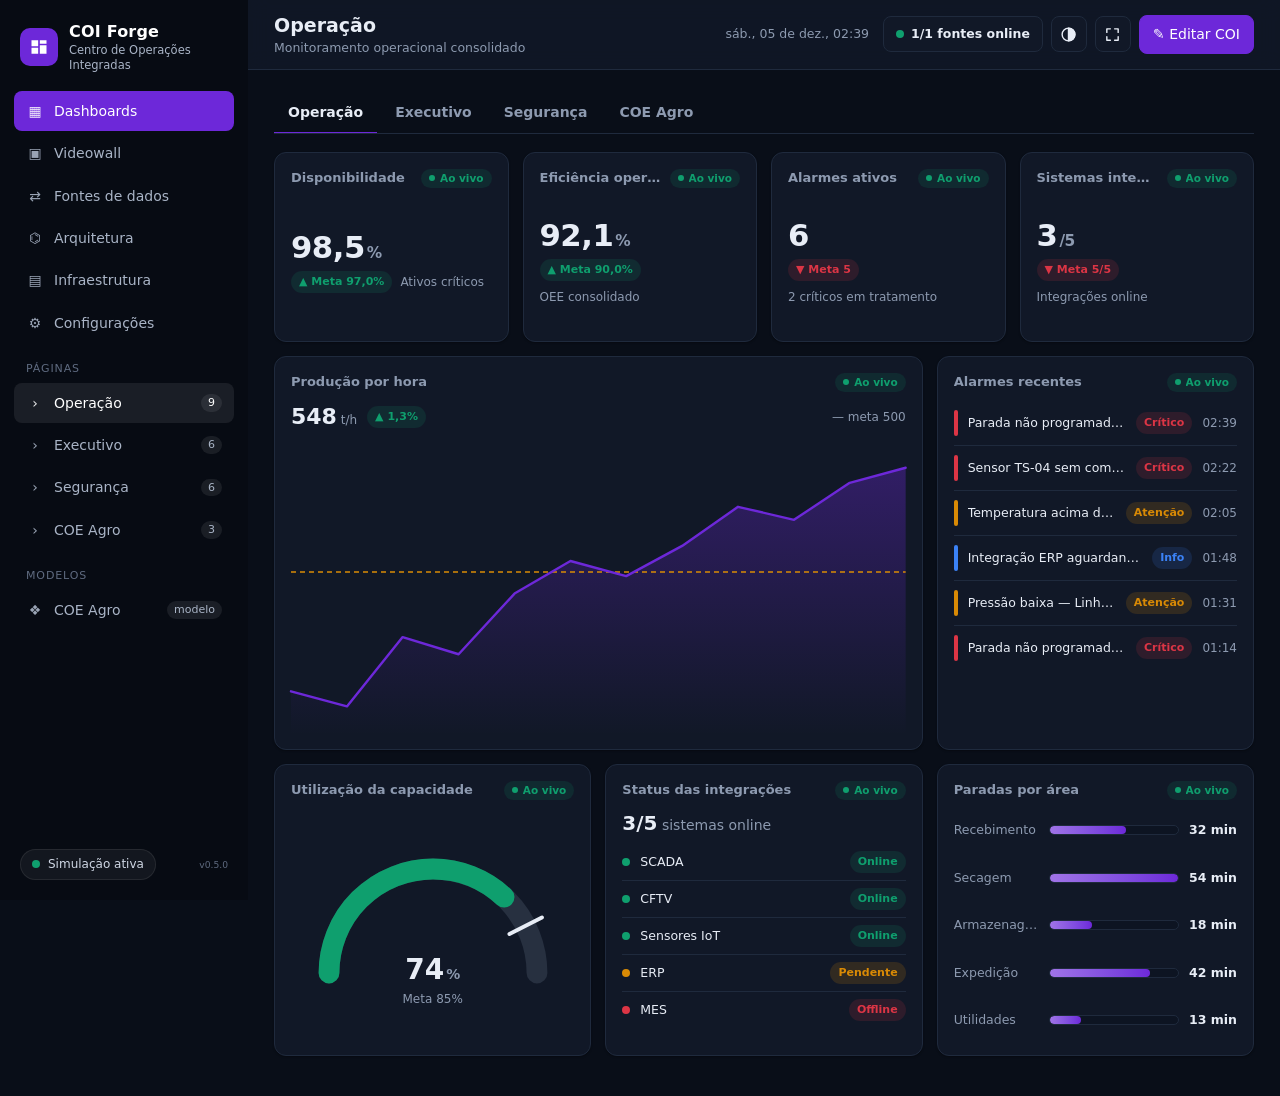
<file: index.html>
<!doctype html>
<html lang="pt-BR">
<!--
  COI Forge v0.5.0 — arquivo único da aplicação.
  Seções: estilos (<style>) · configuração padrão (#coi-defaults) · Store · Wall · DataHub · Widgets · Views · App
  Documentação completa: README.md
-->
<head>
  <meta charset="utf-8">
  <meta name="viewport" content="width=device-width, initial-scale=1">
  <meta name="description" content="COI Forge — plataforma web configurável para estruturação de Centros de Operações Integradas: dashboards, KPIs, alarmes, videowall, arquitetura e infraestrutura.">
  <meta name="theme-color" content="#0f172a">
  <title>COI Forge</title>
  <link rel="icon" href="data:image/svg+xml,%3Csvg xmlns='http://www.w3.org/2000/svg' viewBox='0 0 32 32'%3E%3Crect width='32' height='32' rx='8' fill='%236d28d9'/%3E%3Cpath fill='%23fff' d='M7 8h8v7H7zM17 8h8v4h-8zM17 14h8v10h-8zM7 17h8v7H7z'/%3E%3C/svg%3E" type="image/svg+xml">
  <style>
/* =========================================================
   COI Forge — estilos
   ========================================================= */
:root {
  --accent: #6d28d9;
  --accent-soft: color-mix(in srgb, var(--accent) 14%, transparent);
  --bg: #f2f4f8;
  --surface: #ffffff;
  --surface-2: #f7f8fb;
  --text: #121a2b;
  --muted: #64708a;
  --border: #e1e6ef;
  --sidebar: #0d1320;
  --sidebar-text: #a9b4c6;
  --good: #0f9f6e;
  --warn: #d98a05;
  --bad: #dc3545;
  --info: #3b82f6;
  --radius: 12px;
  --shadow: 0 1px 2px rgba(16, 24, 40, .05), 0 4px 14px rgba(16, 24, 40, .05);
  --row: 88px;
  --gap: 14px;
  color-scheme: light;
}
[data-theme="dark"] {
  --bg: #090e18;
  --surface: #111827;
  --surface-2: #0d1422;
  --text: #e8edf6;
  --muted: #8d9ab0;
  --border: #1f2a3d;
  --sidebar: #070b13;
  --shadow: 0 1px 2px rgba(0, 0, 0, .3);
  color-scheme: dark;
}

* { box-sizing: border-box; }
html, body { margin: 0; }
body {
  background: var(--bg);
  color: var(--text);
  font: 14px/1.45 "Segoe UI", Inter, system-ui, -apple-system, Arial, sans-serif;
  -webkit-font-smoothing: antialiased;
}
button, input, select, textarea { font: inherit; color: inherit; }
:focus-visible { outline: 2px solid var(--accent); outline-offset: 2px; }
.muted { color: var(--muted); }
.sr-only { position: absolute; width: 1px; height: 1px; overflow: hidden; clip: rect(0 0 0 0); white-space: nowrap; }
code { background: var(--surface-2); border: 1px solid var(--border); border-radius: 5px; padding: 1px 5px; font-size: 12px; }

/* ---------- layout ---------- */
.app { display: grid; grid-template-columns: 248px minmax(0, 1fr); min-height: 100vh; }
.sidebar {
  position: sticky; top: 0; height: 100vh; overflow-y: auto;
  background: var(--sidebar); color: #fff; padding: 20px 14px;
  display: flex; flex-direction: column; gap: 18px; z-index: 30;
}
.brand { display: flex; gap: 11px; align-items: center; padding: 0 6px; }
.brand-mark { width: 38px; height: 38px; border-radius: 10px; background: var(--accent); display: grid; place-items: center; flex: none; }
.brand-mark svg { width: 20px; fill: #fff; }
.brand strong { display: block; font-size: 16px; letter-spacing: .2px; }
.brand small { display: block; color: var(--sidebar-text); font-size: 11.5px; line-height: 1.3; }

.nav, .page-list { display: flex; flex-direction: column; gap: 2px; }
.nav button, .page-list button {
  display: flex; align-items: center; gap: 10px; width: 100%;
  background: none; border: 0; color: var(--sidebar-text);
  padding: 10px 12px; border-radius: 8px; cursor: pointer; text-align: left;
}
.nav button:hover, .page-list button:hover { background: #ffffff10; color: #fff; }
.nav button.active { background: var(--accent); color: #fff; }
.page-list button.active { background: #ffffff14; color: #fff; }
.page-list a { display: flex; align-items: center; gap: 10px; width: 100%; padding: 10px 12px; border-radius: 8px; color: var(--sidebar-text); text-decoration: none; }
.page-list a:hover { background: #ffffff10; color: #fff; }
.page-list small { margin-left: auto; font-size: 11px; background: #ffffff14; padding: 1px 7px; border-radius: 99px; }
.ico { width: 18px; text-align: center; opacity: .9; }
.nav-label { display: block; font-size: 11px; text-transform: uppercase; letter-spacing: .08em; color: #5f6b80; padding: 0 12px 6px; }
.sidebar-foot { margin-top: auto; display: flex; align-items: center; justify-content: space-between; gap: 8px; padding: 0 6px; color: #5f6b80; font-size: 11px; }
.live { display: flex; align-items: center; gap: 8px; background: #ffffff0d; border: 1px solid #ffffff14; color: #cfd7e4; border-radius: 99px; padding: 6px 11px; cursor: pointer; font-size: 12px; }
.pulse { width: 8px; height: 8px; border-radius: 50%; background: var(--good); box-shadow: 0 0 0 0 var(--good); animation: pulse 2s infinite; }
.live.off .pulse { background: #6b7280; animation: none; }
@keyframes pulse { 0% { box-shadow: 0 0 0 0 rgba(15, 159, 110, .6); } 70% { box-shadow: 0 0 0 7px rgba(15, 159, 110, 0); } 100% { box-shadow: 0 0 0 0 rgba(15, 159, 110, 0); } }

.shell { min-width: 0; display: flex; flex-direction: column; }
.topbar {
  position: sticky; top: 0; z-index: 20;
  display: flex; align-items: center; gap: 14px;
  min-height: 70px; padding: 10px 26px;
  background: color-mix(in srgb, var(--surface) 88%, transparent);
  backdrop-filter: blur(10px);
  border-bottom: 1px solid var(--border);
}
.topbar-title { min-width: 0; flex: 1; }
.topbar-title h1 { font-size: 19px; margin: 0; white-space: nowrap; overflow: hidden; text-overflow: ellipsis; }
.topbar-title p { margin: 0; color: var(--muted); font-size: 12.5px; }
.topbar-actions { display: flex; align-items: center; gap: 8px; }
.clock { color: var(--muted); font-size: 12.5px; margin-right: 6px; white-space: nowrap; }
.icon-btn.menu-btn { display: none; }
.view { padding: 22px 26px 40px; outline: none; max-width: 1680px; width: 100%; margin: 0 auto; }

/* ---------- buttons / fields ---------- */
.btn {
  display: inline-flex; align-items: center; gap: 6px;
  border: 1px solid var(--border); background: var(--surface); color: var(--text);
  padding: 8px 13px; border-radius: 8px; cursor: pointer; white-space: nowrap; font-weight: 500;
}
.btn:hover { border-color: color-mix(in srgb, var(--accent) 50%, var(--border)); }
.btn.primary { background: var(--accent); border-color: var(--accent); color: #fff; }
.btn.primary:hover { filter: brightness(1.1); }
.btn.danger { color: var(--bad); }
.btn:disabled { opacity: .45; cursor: not-allowed; }
.icon-btn {
  width: 36px; height: 36px; display: inline-grid; place-items: center;
  border: 1px solid var(--border); background: var(--surface); color: var(--text);
  border-radius: 8px; cursor: pointer; font-size: 15px;
}
.icon-btn.sm { width: 28px; height: 28px; font-size: 12px; }
.icon-btn:hover { border-color: var(--accent); }
.icon-btn svg { width: 17px; height: 17px; fill: none; stroke: currentColor; stroke-width: 2; stroke-linecap: round; stroke-linejoin: round; }
.btn-row { display: flex; flex-wrap: wrap; gap: 8px; }

.field { display: flex; flex-direction: column; gap: 6px; margin-bottom: 14px; font-weight: 600; font-size: 12.5px; }
.field input:not([type="range"]):not([type="color"]), .field select, .field textarea,
.data-table input, .data-table select, .field-inline select {
  width: 100%; padding: 9px 10px; border: 1px solid var(--border); border-radius: 8px;
  background: var(--surface-2); font-weight: 400;
}
.field textarea { resize: vertical; font-family: ui-monospace, Consolas, monospace; font-size: 12.5px; }
.field input[type="color"] { width: 64px; height: 36px; border: 1px solid var(--border); border-radius: 8px; padding: 2px; background: var(--surface-2); }
.field input[type="range"] { accent-color: var(--accent); }
.field-row { display: grid; grid-template-columns: 1fr 1fr; gap: 14px; }
.check { display: flex; align-items: center; gap: 8px; margin: 6px 0 14px; cursor: pointer; }
.check input { accent-color: var(--accent); width: 16px; height: 16px; }

/* ---------- chips / status ---------- */
.chip { display: inline-flex; align-items: center; gap: 4px; font-size: 11px; font-weight: 600; padding: 3px 8px; border-radius: 99px; background: var(--surface-2); color: var(--muted); white-space: nowrap; }
.chip.good { background: color-mix(in srgb, var(--good) 14%, transparent); color: var(--good); }
.chip.warn { background: color-mix(in srgb, var(--warn) 16%, transparent); color: var(--warn); }
.chip.bad  { background: color-mix(in srgb, var(--bad) 14%, transparent);  color: var(--bad); }
.chip.info { background: color-mix(in srgb, var(--info) 14%, transparent); color: var(--info); }
.dot { display: inline-block; width: 8px; height: 8px; border-radius: 50%; background: var(--muted); flex: none; }
.dot.good { background: var(--good); } .dot.warn { background: var(--warn); } .dot.bad { background: var(--bad); }
.good { color: var(--good); } .warn { color: var(--warn); } .bad { color: var(--bad); }

/* ---------- tabs / editbar ---------- */
.tabs { display: flex; gap: 4px; border-bottom: 1px solid var(--border); margin-bottom: 18px; overflow-x: auto; }
.tab { background: none; border: 0; padding: 10px 14px; color: var(--muted); cursor: pointer; border-bottom: 2px solid transparent; margin-bottom: -1px; white-space: nowrap; font-weight: 600; }
.tab.active { color: var(--text); border-color: var(--accent); }
.editbar {
  display: flex; flex-wrap: wrap; align-items: center; gap: 8px;
  padding: 12px; margin-bottom: 16px; border-radius: var(--radius);
  border: 1px dashed color-mix(in srgb, var(--accent) 55%, transparent); background: var(--accent-soft);
}
.hint { color: var(--muted); font-size: 12px; margin-left: auto; }

/* ---------- grid / widgets ---------- */
.grid {
  display: grid; grid-template-columns: repeat(12, minmax(0, 1fr));
  grid-auto-rows: var(--row); grid-auto-flow: row dense; gap: var(--gap);
}
.widget {
  grid-column: span var(--w); grid-row: span var(--h);
  position: relative; min-width: 0; min-height: 0;
  display: flex; flex-direction: column;
  background: var(--surface); border: 1px solid var(--border); border-radius: var(--radius);
  box-shadow: var(--shadow); padding: 14px 16px; overflow: hidden;
  transition: box-shadow .15s, border-color .15s, opacity .15s;
}
.w-head { display: flex; align-items: center; gap: 8px; margin-bottom: 8px; min-height: 22px; }
.w-head h3 { margin: 0; font-size: 13px; font-weight: 600; color: var(--muted); white-space: nowrap; overflow: hidden; text-overflow: ellipsis; flex: 1; }
.w-body { flex: 1; min-height: 0; position: relative; }
.w-tools { display: flex; gap: 4px; }
.w-tools button { width: 26px; height: 26px; border-radius: 6px; border: 1px solid var(--border); background: var(--surface-2); cursor: pointer; font-size: 12px; display: grid; place-items: center; }
.w-tools button:hover { border-color: var(--accent); color: var(--accent); }
.drag-handle { cursor: grab; color: var(--muted); }

body.editing .view > .grid .widget { border-style: dashed; border-color: color-mix(in srgb, var(--accent) 45%, var(--border)); cursor: grab; }
body.editing .view > .grid .w-body { pointer-events: none; user-select: none; }
.widget.dragging { opacity: .4; }
.widget.drop-before { box-shadow: -4px 0 0 0 var(--accent); }
.widget.drop-after { box-shadow: 4px 0 0 0 var(--accent); }
.resize-handle {
  position: absolute; right: 3px; bottom: 3px; width: 18px; height: 18px; cursor: nwse-resize; touch-action: none;
  background: linear-gradient(135deg, transparent 50%, var(--accent) 50%, var(--accent) 60%, transparent 60%, transparent 70%, var(--accent) 70%, var(--accent) 80%, transparent 80%);
  border-radius: 0 0 8px 0; opacity: .8;
}
.widget.resizing { border-color: var(--accent); z-index: 2; }
.widget.resizing::after { content: attr(data-size); position: absolute; right: 26px; bottom: 6px; background: var(--accent); color: #fff; font-size: 11px; padding: 2px 7px; border-radius: 6px; }

.empty, .empty-page { color: var(--muted); display: grid; place-items: center; text-align: center; height: 100%; font-size: 12.5px; padding: 10px; }
.empty-page { background: var(--surface); border: 1px dashed var(--border); border-radius: var(--radius); padding: 60px 20px; gap: 6px; }
.empty-page p { margin: 0 0 10px; }

/* KPI */
.kpi { display: flex; flex-direction: column; justify-content: center; height: 100%; gap: 8px; }
.kpi-value { font-size: clamp(24px, 2.4vw, 34px); font-weight: 700; letter-spacing: -.5px; color: var(--text); line-height: 1.05; }
.kpi-value .unit { font-size: .5em; font-weight: 600; color: var(--muted); margin-left: 2px; }
.kpi-meta { display: flex; flex-wrap: wrap; align-items: center; gap: 8px; font-size: 12px; }

/* line chart */
.chart { display: flex; flex-direction: column; height: 100%; }
.chart-head { display: flex; align-items: center; gap: 10px; margin-bottom: 6px; }
.chart-head strong { font-size: 22px; }
.chart-head .unit { font-size: 12px; color: var(--muted); font-weight: 500; }
.legend-target { font-size: 12px; margin-left: auto; }
.line-svg { flex: 1; width: 100%; min-height: 0; overflow: visible; }
.line-path { fill: none; stroke: var(--accent); stroke-width: 2.4; stroke-linejoin: round; stroke-linecap: round; }
.target-line { stroke: var(--warn); stroke-width: 1.4; stroke-dasharray: 5 4; }

/* bars */
.bars { display: flex; flex-direction: column; justify-content: space-around; height: 100%; gap: 6px; }
.bar-row { display: grid; grid-template-columns: minmax(70px, 30%) 1fr auto; align-items: center; gap: 10px; font-size: 12.5px; }
.bar-label { white-space: nowrap; overflow: hidden; text-overflow: ellipsis; color: var(--muted); }
.bar-track { height: 10px; background: var(--surface-2); border-radius: 99px; overflow: hidden; border: 1px solid var(--border); }
.bar-fill { display: block; height: 100%; background: linear-gradient(90deg, color-mix(in srgb, var(--accent) 65%, #fff), var(--accent)); border-radius: 99px; transition: width .6s ease; }
.bar-val { font-weight: 600; font-variant-numeric: tabular-nums; white-space: nowrap; }

/* gauge */
.gauge { position: relative; height: 100%; display: flex; flex-direction: column; align-items: center; justify-content: center; }
.gauge svg { width: 100%; max-width: 260px; max-height: calc(100% - 22px); }
.gauge-bg, .gauge-fg { fill: none; stroke-width: 16; stroke-linecap: round; }
.gauge-bg { stroke: var(--surface-2); stroke: color-mix(in srgb, var(--muted) 18%, transparent); }
.gauge-fg { stroke: var(--good); transition: stroke-dasharray .6s ease; }
.gauge-fg.warn { stroke: var(--warn); } .gauge-fg.bad { stroke: var(--bad); }
.gauge-target { stroke: var(--text); stroke-width: 3; stroke-linecap: round; }
.gauge-value { margin-top: -38px; display: flex; align-items: baseline; gap: 2px; }
.gauge-value strong { font-size: 28px; }
.gauge-value span { color: var(--muted); font-weight: 600; }
.gauge-meta { font-size: 12px; }

/* alarms */
.alarm-list, .status-list { list-style: none; margin: 0; padding: 0; overflow-y: auto; height: 100%; }
.alarm { display: grid; grid-template-columns: 4px 1fr auto auto; align-items: center; gap: 10px; padding: 9px 0; border-bottom: 1px solid var(--border); font-size: 12.5px; }
.alarm:last-child { border-bottom: 0; }
.alarm .sev { width: 4px; height: 26px; border-radius: 4px; background: var(--info); }
.alarm.lvl-bad .sev { background: var(--bad); } .alarm.lvl-warn .sev { background: var(--warn); }
.alarm-text { min-width: 0; overflow: hidden; text-overflow: ellipsis; white-space: nowrap; }
.alarm time { color: var(--muted); font-variant-numeric: tabular-nums; font-size: 12px; }

/* status */
.status-sum { margin-bottom: 6px; } .status-sum strong { font-size: 20px; }
.status-list { height: calc(100% - 34px); }
.status-list li { display: flex; align-items: center; gap: 10px; padding: 7px 0; border-bottom: 1px solid var(--border); font-size: 12.5px; }
.status-list li:last-child { border-bottom: 0; }
.status-list .chip { margin-left: auto; }

/* table */
.table-wrap { overflow: auto; height: 100%; }
.table-wrap table { width: 100%; border-collapse: collapse; font-size: 12.5px; }
.table-wrap th { text-align: left; color: var(--muted); font-weight: 600; font-size: 11.5px; text-transform: uppercase; letter-spacing: .04em; padding: 8px 10px; border-bottom: 1px solid var(--border); position: sticky; top: 0; background: var(--surface); }
.table-wrap td { padding: 8px 10px; border-bottom: 1px solid var(--border); }
.table-wrap tr:last-child td { border-bottom: 0; }

/* text */
.text-body { overflow-y: auto; height: 100%; font-size: 13.5px; }
.text-body p { margin: 0 0 8px; }

/* clock */
.clock-widget { height: 100%; display: flex; flex-direction: column; justify-content: center; gap: 4px; }
.clock-time { font-size: clamp(28px, 3vw, 44px); font-variant-numeric: tabular-nums; letter-spacing: -.5px; }
.clock-date { text-transform: capitalize; font-size: 12.5px; }

/* camera */
.t-camera { padding: 10px; }
.camera { position: relative; height: 100%; border-radius: 8px; overflow: hidden; background: #05080e; color: #e5e7eb; font-family: ui-monospace, Consolas, monospace; font-size: 11px; }
.camera img { width: 100%; height: 100%; object-fit: cover; display: block; }
.cam-noise { position: absolute; inset: 0; background:
  repeating-linear-gradient(0deg, rgba(255,255,255,.035) 0 1px, transparent 1px 3px),
  radial-gradient(ellipse at center, #1c2536 0%, #05080e 75%); }
.cam-nosignal { position: absolute; inset: 0; display: grid; place-items: center; color: #6b7280; letter-spacing: .12em; text-transform: uppercase; }
.cam-rec { position: absolute; top: 8px; left: 10px; display: flex; align-items: center; gap: 5px; color: #f87171; font-weight: 700; }
.cam-rec i { width: 7px; height: 7px; border-radius: 50%; background: #ef4444; animation: blink 1.4s infinite; }
.cam-info { position: absolute; left: 10px; bottom: 8px; background: #00000080; padding: 2px 6px; border-radius: 4px; }
.cam-time { position: absolute; right: 10px; top: 8px; }
@keyframes blink { 50% { opacity: .2; } }

/* embed */
.embed { width: 100%; height: 100%; border: 0; border-radius: 8px; background: var(--surface-2); }

/* ---------- cards / sections ---------- */
.card { background: var(--surface); border: 1px solid var(--border); border-radius: var(--radius); box-shadow: var(--shadow); padding: 18px; }
.card h2, .block-title { font-size: 15px; margin: 0 0 14px; }
.block-title { margin: 24px 0 12px; }
.summary { display: grid; grid-template-columns: repeat(4, minmax(0, 1fr)); gap: var(--gap); margin-bottom: var(--gap); }
.stat { display: flex; flex-direction: column; gap: 6px; }
.stat strong { font-size: 26px; }
.section-head { display: flex; flex-wrap: wrap; justify-content: space-between; align-items: center; gap: 10px; margin-bottom: 14px; }
.section-head h2 { margin: 0; }
.legend { display: flex; align-items: center; gap: 6px; font-size: 12px; color: var(--muted); }
.legend .dot { margin-left: 8px; }

/* architecture */
.layers { display: flex; flex-direction: column; gap: 8px; }
.layer { display: grid; grid-template-columns: 130px 1fr; align-items: center; gap: 14px; padding: 10px 12px; border-radius: 10px; background: var(--surface-2); border: 1px solid var(--border); position: relative; }
.layer + .layer::before { content: ""; position: absolute; left: 64px; top: -9px; width: 2px; height: 8px; background: var(--border); }
.layer-name { font-weight: 700; font-size: 12px; text-transform: uppercase; letter-spacing: .06em; color: var(--muted); }
.layer-items { display: flex; flex-wrap: wrap; gap: 8px; }
.node { padding: 6px 11px; border-radius: 8px; background: var(--surface); border: 1px solid var(--border); border-left: 3px solid var(--muted); font-size: 12.5px; }
.node.good { border-left-color: var(--good); color: var(--text); }
.node.warn { border-left-color: var(--warn); color: var(--text); }
.node.bad  { border-left-color: var(--bad);  color: var(--text); }

/* data table */
.table-wrap.card { padding: 0; height: auto; }
.data-table th { background: var(--surface); }
.data-table td { vertical-align: middle; }
.data-table input, .data-table select { padding: 6px 8px; min-width: 90px; }
.data-table input[type="number"] { width: 80px; min-width: 70px; }
.table-foot { padding: 12px 14px; border-top: 1px solid var(--border); font-size: 12px; }

/* settings */
.settings { display: grid; grid-template-columns: repeat(auto-fit, minmax(300px, 1fr)); gap: var(--gap); align-items: start; }

/* ---------- videowall ---------- */
.wall-controls { display: flex; flex-wrap: wrap; align-items: center; gap: 16px; margin-bottom: var(--gap); padding: 12px 16px; }
.field-inline { display: flex; flex-wrap: wrap; align-items: center; gap: 14px; }
.field-inline label:not(.check) { display: flex; align-items: center; gap: 8px; font-weight: 600; font-size: 12.5px; }
.field-inline select { width: auto; padding: 6px 8px; }
.field-inline .check { margin: 0; }
.wall-meta { font-size: 12px; margin-left: auto; }
.wall-frame { background: var(--wallbg, #05070c); border-radius: 14px; padding: 14px; border: 1px solid #1c2433; }
.wall {
  position: relative; display: grid; gap: var(--bezel, 6px); background: var(--wallbg, #05070c);
  grid-template-columns: repeat(var(--cols), minmax(0, 1fr));
  grid-template-rows: repeat(var(--rows), minmax(0, 1fr));
  aspect-ratio: calc(var(--cols) * var(--ar, 16)) / calc(var(--rows) * var(--br, 9));
  max-height: calc(100vh - 220px); max-width: 100%; margin: 0 auto;
}
.tile { position: relative; background: #0b111c; border: 1px solid #1b2232; border-radius: 3px; overflow: hidden; min-width: 0; min-height: 0; }
.tile-screen { position: absolute; inset: 0; overflow: hidden; }
.tile-label { position: absolute; top: 6px; left: 6px; z-index: 3; font-size: 10.5px; color: #cbd5e1; background: #000000a6; padding: 2px 7px; border-radius: 4px; max-width: calc(100% - 12px); white-space: nowrap; overflow: hidden; text-overflow: ellipsis; }
.tile-label b { color: #fff; margin-right: 4px; }
.tile-select { position: absolute; bottom: 6px; left: 6px; right: 6px; z-index: 3; opacity: 0; transition: opacity .15s; }
.tile:hover .tile-select, .tile:focus-within .tile-select, body.editing .tile-select { opacity: 1; }
.tile-select select { width: 100%; font-size: 11.5px; padding: 4px 6px; border-radius: 6px; border: 1px solid #334155; background: #0f172ae6; color: #e2e8f0; }
.stage { position: absolute; top: 0; left: 0; transform-origin: 0 0; background: var(--bg); }
.stage-page { width: 1600px; padding: 20px; }
.stage-widget { width: 640px; height: 360px; padding: 0; }
.stage-widget .widget { height: 100%; border-radius: 0; border: 0; padding: 16px 18px; }
.wall.labeled .stage-widget .w-head { visibility: hidden; }
.no-signal { position: absolute; inset: 0; display: grid; place-items: center; color: #475569; font: 600 12px ui-monospace, Consolas, monospace; letter-spacing: .2em;
  background: repeating-linear-gradient(45deg, #0b111c 0 10px, #0e1522 10px 20px); }
.wall-frame:fullscreen { padding: 0; border: 0; border-radius: 0; display: grid; place-items: center; background: #000; }
.wall-frame:fullscreen .wall { width: 100vw; max-height: 100vh; }
.wall-frame:fullscreen .tile-select { display: none; }

/* ---------- drawer / toast ---------- */
.scrim { position: fixed; inset: 0; background: rgba(5, 8, 15, .45); z-index: 40; }
.drawer {
  position: fixed; top: 0; right: 0; height: 100%; width: min(400px, 100%); z-index: 50;
  background: var(--surface); border-left: 1px solid var(--border); box-shadow: -18px 0 40px rgba(0, 0, 0, .18);
  display: flex; flex-direction: column; transform: translateX(105%); transition: transform .22s ease; visibility: hidden;
}
.drawer.open { transform: none; visibility: visible; }
.drawer-head { display: flex; align-items: center; justify-content: space-between; gap: 10px; padding: 18px 20px; border-bottom: 1px solid var(--border); }
.drawer-head strong { display: block; font-size: 15px; }
.drawer-head small { color: var(--muted); }
.drawer-form, .lib { flex: 1; overflow-y: auto; padding: 18px 20px; }
.drawer-form hr { border: 0; border-top: 1px solid var(--border); margin: 4px 0 16px; }
.drawer-foot { display: flex; justify-content: space-between; padding: 14px 20px; border-top: 1px solid var(--border); }
.lib { display: grid; gap: 8px; align-content: start; }
.lib-item { display: flex; gap: 12px; align-items: center; text-align: left; padding: 12px; border-radius: 10px; border: 1px solid var(--border); background: var(--surface-2); cursor: pointer; }
.lib-item:hover { border-color: var(--accent); background: var(--accent-soft); }
.lib-item strong { display: block; font-size: 13.5px; }
.lib-item small { color: var(--muted); font-size: 12px; }
.lib-ico { width: 38px; height: 38px; border-radius: 9px; display: grid; place-items: center; background: var(--accent-soft); color: var(--accent); font-size: 17px; flex: none; }

.toast {
  position: fixed; left: 50%; bottom: 22px; transform: translate(-50%, 20px); z-index: 60;
  background: #111827; color: #fff; padding: 10px 16px; border-radius: 10px; font-size: 13px;
  opacity: 0; pointer-events: none; transition: .2s; box-shadow: 0 10px 30px rgba(0, 0, 0, .25);
}
.toast.show { opacity: 1; transform: translate(-50%, 0); }
.toast.good { background: #065f46; } .toast.bad { background: #991b1b; }

/* ---------- modo apresentação ---------- */
body.presenting .sidebar, body.presenting .topbar-actions .btn, body.presenting .icon-btn.menu-btn { display: none; }
body.presenting .app { grid-template-columns: 1fr; }
body.presenting .view { max-width: none; }

/* =========================================================
   v0.3 — fontes de dados e indicadores ao vivo
   ========================================================= */
[hidden] { display: none !important; }

.w-src {
  display: inline-flex; align-items: center; gap: 5px; flex: none; max-width: 60%;
  font-size: 10.5px; font-weight: 600; padding: 2px 8px; border-radius: 99px;
  background: var(--surface-2); color: var(--muted); white-space: nowrap;
}
.w-src::before { content: ""; width: 6px; height: 6px; border-radius: 50%; background: currentColor; flex: none; }
.w-src .t { overflow: hidden; text-overflow: ellipsis; }
.w-src.good { color: var(--good); background: color-mix(in srgb, var(--good) 13%, transparent); }
.w-src.good::before { animation: blink 2s infinite; }
.w-src.warn { color: var(--warn); background: color-mix(in srgb, var(--warn) 15%, transparent); }
.w-src.bad  { color: var(--bad);  background: color-mix(in srgb, var(--bad) 13%, transparent); }
.w-src.static::before { animation: none; }
body.editing .view > .grid .w-src .t { display: none; }
body.editing .view > .grid .w-src { padding: 4px; }
.widget.is-stale { border-color: color-mix(in srgb, var(--warn) 55%, var(--border)); }
.widget.is-stale .w-body { opacity: .5; filter: grayscale(.7); transition: opacity .3s; }

.src-pill {
  display: inline-flex; align-items: center; gap: 7px; height: 36px; padding: 0 12px;
  border: 1px solid var(--border); background: var(--surface); color: var(--text);
  border-radius: 8px; cursor: pointer; font-size: 12.5px; font-weight: 600; white-space: nowrap;
}
.src-pill:hover { border-color: var(--accent); }
.dot.muted { background: var(--muted); }
.dot.info { background: var(--info); }

.block-head { margin: 22px 0 12px; }
.block-head h2 { font-size: 15px; margin: 0; }
.src-grid { display: grid; grid-template-columns: repeat(auto-fill, minmax(min(360px, 100%), 1fr)); gap: var(--gap); }
.src-card { display: flex; flex-direction: column; gap: 14px; }
.src-top { display: flex; align-items: center; gap: 12px; min-width: 0; }
.src-name { min-width: 0; flex: 1; }
.src-name strong { display: block; font-size: 14px; }
.src-name small { display: block; color: var(--muted); font-size: 12px; white-space: nowrap; overflow: hidden; text-overflow: ellipsis; }
.src-status .chip { font-size: 12px; padding: 4px 10px; }
.src-status .chip .dot { width: 7px; height: 7px; }
.src-meta { display: grid; grid-template-columns: 1fr 1fr; gap: 10px 16px; margin: 10px 0 0; }
.src-meta div { min-width: 0; }
.src-meta dt { font-size: 11px; color: var(--muted); text-transform: uppercase; letter-spacing: .04em; }
.src-meta dd { margin: 2px 0 0; font-weight: 600; font-variant-numeric: tabular-nums; }
.src-error { margin: 10px 0 0; font-size: 12px; color: var(--bad); background: color-mix(in srgb, var(--bad) 9%, transparent); border-radius: 8px; padding: 8px 10px; overflow-wrap: anywhere; }
.src-bound { display: flex; flex-wrap: wrap; align-items: center; gap: 6px; font-size: 12px; padding-top: 12px; border-top: 1px solid var(--border); }
.src-card .btn-row { margin-top: auto; flex-wrap: nowrap; gap: 6px; }
.src-card .btn-row .btn { padding: 6px 10px; font-size: 12.5px; }
.src-card .btn-row .danger { margin-left: auto; }
@media (max-width: 420px) { .src-card .btn-row { flex-wrap: wrap; } }

.switch { position: relative; display: inline-flex; cursor: pointer; flex: none; }
.switch input { position: absolute; opacity: 0; width: 100%; height: 100%; margin: 0; cursor: pointer; }
.switch-ui { width: 38px; height: 22px; border-radius: 99px; background: color-mix(in srgb, var(--muted) 35%, transparent); position: relative; transition: background .15s; }
.switch-ui::after { content: ""; position: absolute; top: 3px; left: 3px; width: 16px; height: 16px; border-radius: 50%; background: #fff; transition: transform .15s; box-shadow: 0 1px 2px rgba(0,0,0,.3); }
.switch input:checked + .sr-only + .switch-ui { background: var(--good); }
.switch input:checked + .sr-only + .switch-ui::after { transform: translateX(16px); }
.switch input:focus-visible + .sr-only + .switch-ui { outline: 2px solid var(--accent); outline-offset: 2px; }

.how { margin-top: var(--gap); }
.how ol { margin: 0 0 10px; padding-left: 20px; display: grid; gap: 8px; }

.group-title { font-size: 11px; font-weight: 700; text-transform: uppercase; letter-spacing: .07em; color: var(--muted); margin: 0 0 12px; }
.hint-text { font-weight: 400; font-size: 11.5px; line-height: 1.4; }
.bind-preview { font-size: 12px; background: var(--surface-2); border: 1px solid var(--border); border-radius: 8px; padding: 10px; margin-bottom: 14px; overflow-wrap: anywhere; line-height: 1.6; }
.form-msg { font-size: 12.5px; min-height: 18px; margin: 4px 0 0; overflow-wrap: anywhere; }
.form-msg.good { color: var(--good); } .form-msg.bad { color: var(--bad); }
.paths { max-height: 260px; border: 1px solid var(--border); border-radius: 8px; margin-bottom: 16px; height: auto; }
.paths td:first-child { white-space: nowrap; }
pre.json { margin: 0; max-height: 45vh; overflow: auto; font: 11.5px/1.5 ui-monospace, Consolas, monospace; background: var(--surface-2); border: 1px solid var(--border); border-radius: 8px; padding: 12px; white-space: pre; }

@media (max-width: 600px) {
  .src-pill { padding: 0 10px; }
  .src-pill .t { display: none; }
  #fullBtn { display: none; }
  .src-meta { grid-template-columns: 1fr; }
}

/* =========================================================
   v0.4 — layouts, playlists por tela, rotação e modo TV
   ========================================================= */
.wall-controls { flex-direction: column; align-items: stretch; gap: 12px; }
.wall-row { display: flex; flex-wrap: wrap; align-items: center; gap: 10px; }
.wall-row .grow { flex: 1; }
.wall-row .check { margin: 0; }
.wall-row .wall-meta { margin-left: auto; }
.layout-select { min-width: 200px; max-width: 100%; padding: 7px 10px; border: 1px solid var(--border); border-radius: 8px; background: var(--surface-2); font-weight: 600; }
.lbl { font-size: 12px; color: var(--muted); font-weight: 600; }
.btn.sm { padding: 6px 10px; font-size: 12.5px; }
.seg { display: inline-flex; flex-wrap: wrap; max-width: 100%; border: 1px solid var(--border); border-radius: 8px; overflow: hidden; }
.seg button { border: 0; border-right: 1px solid var(--border); background: var(--surface); padding: 6px 10px; cursor: pointer; font-size: 12.5px; font-weight: 600; font-variant-numeric: tabular-nums; }
.seg button:last-child { border-right: 0; }
.seg button:hover { background: var(--accent-soft); }
.seg button.active { background: var(--accent); color: #fff; }
.tile-label .pl { color: #c4b5fd; margin-left: 6px; font-variant-numeric: tabular-nums; }
.tile-prog { position: absolute; left: 0; right: 0; bottom: 0; height: 3px; background: #ffffff14; z-index: 3; }
.tile-prog i { display: block; height: 100%; width: 0; background: var(--accent); transition: width 1s linear; }
.tile-tools { position: absolute; left: 6px; right: 6px; bottom: 8px; z-index: 4; display: flex; gap: 6px; opacity: 0; transition: opacity .15s; }
.tile:hover .tile-tools, .tile:focus-within .tile-tools, body.editing .tile-tools { opacity: 1; }
.tile-tools select, .tile-tools .pl-info, .tile-tools .pl-btn { font-size: 11.5px; padding: 4px 8px; border-radius: 6px; border: 1px solid #334155; background: #0f172ae6; color: #e2e8f0; }
.tile-tools select { flex: 1; min-width: 0; }
.tile-tools .pl-info { flex: 1; min-width: 0; white-space: nowrap; overflow: hidden; text-overflow: ellipsis; }
.tile-tools .pl-btn { flex: none; cursor: pointer; }
.tile-tools .pl-btn:hover { border-color: var(--accent); }
.tile-layer { position: absolute; inset: 0; opacity: 0; visibility: hidden; transition: opacity .5s, visibility .5s; }
.tile-layer.on { opacity: 1; visibility: visible; }
.tile-screen.enter { animation: tileIn .5s ease; }
@keyframes tileIn { from { opacity: 0; } to { opacity: 1; } }
.pl-sum { font-size: 12px; margin: 0 0 12px; }
.pl-list { list-style: none; margin: 0 0 12px; padding: 0; display: grid; gap: 8px; }
.pl-item { display: grid; grid-template-columns: 20px minmax(0, 1fr) 72px auto; gap: 8px; align-items: center; padding: 8px; border: 1px solid var(--border); border-radius: 10px; background: var(--surface-2); }
.pl-item .n { font-weight: 700; color: var(--muted); text-align: center; }
.pl-item select, .pl-item input { width: 100%; min-width: 0; padding: 7px 8px; border: 1px solid var(--border); border-radius: 8px; background: var(--surface); }
.pl-item .acts { display: flex; gap: 4px; }
.icon-btn:disabled { opacity: .35; cursor: not-allowed; }
.rot-pill { display: inline-flex; align-items: center; gap: 7px; height: 36px; padding: 0 12px; border: 1px solid var(--border); background: var(--surface); color: var(--text); border-radius: 8px; cursor: pointer; font-size: 12.5px; font-weight: 600; white-space: nowrap; font-variant-numeric: tabular-nums; }
.rot-pill:hover { border-color: var(--accent); }
.rot-pages { display: grid; gap: 6px; margin: 0 0 14px; }
.rot-pages .check { margin: 0; }
.tv-exit { position: fixed; top: 14px; right: 14px; z-index: 70; opacity: 0; pointer-events: none; transition: opacity .2s; }
body.tv.tv-ui .tv-exit { opacity: 1; pointer-events: auto; }
body.tv { background: #000; overflow: hidden; }
body.tv .app { display: block; }
body.tv .sidebar, body.tv .topbar, body.tv .wall-controls { display: none !important; }
body.tv .view { padding: 0; max-width: none; }
body.tv .wall-frame { border: 0; border-radius: 0; padding: 0; min-height: 100vh; display: grid; place-items: center; background: #000; }
body.tv .wall { width: min(100vw, calc(100vh * var(--cols) * var(--ar, 16) / (var(--rows) * var(--br, 9)))); max-height: 100vh; }
body.tv .tile-tools { display: none; }
body.tv .wall:not(.prog-tv) .tile-prog { display: none; }
body.kiosk .sidebar, body.kiosk #editBtn, body.kiosk #themeBtn, body.kiosk .icon-btn.menu-btn { display: none !important; }
body.kiosk .app { grid-template-columns: 1fr; }
body.kiosk .view { max-width: none; }
@media (max-width: 600px) {
  .wall-row .layout-select { min-width: 0; flex: 1 1 calc(100% - 64px); }
  .wall-row .grow { display: none; }
  .rot-pill .t { max-width: 120px; overflow: hidden; text-overflow: ellipsis; }
  .pl-item { grid-template-columns: 20px minmax(0, 1fr) 64px; }
  .pl-item .acts { grid-column: 2 / -1; justify-content: flex-end; }
}
/* =========================================================
   v0.4.1 — editor de layout do videowall
   ========================================================= */
.wall-look { padding-top: 10px; border-top: 1px solid var(--border); }
.wall-look .field-inline { gap: 8px; font-weight: 600; font-size: 12.5px; }
.wall-look input[type="range"] { width: 110px; accent-color: var(--accent); }
.wall-look input[type="color"] { width: 38px; height: 28px; padding: 2px; border: 1px solid var(--border); border-radius: 6px; background: var(--surface-2); }
.wall-look output { font-size: 12px; color: var(--muted); font-variant-numeric: tabular-nums; min-width: 38px; }
.editor-bar { display: flex; flex-wrap: wrap; align-items: center; gap: 8px; padding: 10px 12px; margin-bottom: var(--gap);
  border-radius: var(--radius); border: 1px dashed color-mix(in srgb, var(--accent) 60%, transparent); background: var(--accent-soft); }
.editor-tag { font-size: 11px; font-weight: 800; letter-spacing: .12em; color: #fff; background: var(--accent); padding: 4px 9px; border-radius: 6px; }
.editor-hint { flex: 1 1 380px; font-size: 11.5px; color: var(--muted); line-height: 1.45; }
.cell-empty { position: relative; display: grid; place-items: center; border-radius: 3px; min-width: 0; min-height: 0;
  color: #475569; font: 600 11px ui-monospace, Consolas, monospace; letter-spacing: .2em;
  background: repeating-linear-gradient(45deg, #0b111c 0 10px, #0e1522 10px 20px); }
.cell-empty button { width: 44px; height: 44px; border-radius: 50%; border: 1px dashed #64748b; background: #0f172acc; color: #cbd5e1; font-size: 22px; cursor: pointer; }
.cell-empty button:hover { border-color: var(--accent); color: #fff; background: var(--accent); }
.wall-cells { position: absolute; inset: 0; display: grid; pointer-events: none; z-index: 5; gap: var(--bezel, 6px);
  grid-template-columns: repeat(var(--cols), minmax(0, 1fr)); grid-template-rows: repeat(var(--rows), minmax(0, 1fr)); }
.wall-cells i { border: 1px dashed #ffffff22; border-radius: 3px; }
.span-tag { margin-left: 6px; font-size: 10px; color: #93c5fd; font-variant-numeric: tabular-nums; }
.tile-label .t-title { outline: none; }
.wall.is-editing .tile-label { z-index: 6; pointer-events: auto; }
.wall.is-editing .t-title[contenteditable] { cursor: text; border-bottom: 1px dashed #93c5fd88; padding: 0 2px; }
.wall.is-editing .t-title[contenteditable]:focus { background: #1e293b; border-bottom-color: #93c5fd; }
.wall.is-editing .tile { cursor: grab; touch-action: none; }
.wall.is-editing .tile-screen { pointer-events: none; }
.wall.is-editing .tile:hover, .wall.is-editing .tile:focus-visible { border-color: color-mix(in srgb, var(--accent) 70%, #fff); outline: none; }
.wall.is-editing .tile.is-selected { border-color: var(--accent); box-shadow: 0 0 0 2px var(--accent), 0 0 24px color-mix(in srgb, var(--accent) 45%, transparent); z-index: 4; }
.wall.is-editing .tile.is-dragging { opacity: .45; }
.tile-edit { position: absolute; top: 6px; right: 6px; z-index: 7; display: flex; gap: 4px; opacity: .0; transition: opacity .15s; }
.wall.is-editing .tile:hover .tile-edit, .wall.is-editing .tile.is-selected .tile-edit, .wall.is-editing .tile:focus-within .tile-edit { opacity: 1; }
.tile-edit button, .te-handle { width: 26px; height: 26px; display: grid; place-items: center; border-radius: 6px; border: 1px solid #334155; background: #0f172ae6; color: #e2e8f0; font-size: 12px; cursor: pointer; }
.te-handle { cursor: grab; font-size: 14px; }
.tile-edit button:hover, .te-handle:hover { border-color: var(--accent); background: var(--accent); color: #fff; }
.te-resize { position: absolute; right: 2px; bottom: 2px; z-index: 7; width: 22px; height: 22px; display: grid; place-items: center; border-radius: 6px 0 3px 0;
  background: var(--accent); color: #fff; font-size: 13px; cursor: nwse-resize; touch-action: none; opacity: .85; }
.wall-ghost { z-index: 8; pointer-events: none; border-radius: 4px; display: grid; place-items: center; font: 700 14px ui-monospace, Consolas, monospace; color: #fff; }
.wall-ghost.ok { background: color-mix(in srgb, var(--good) 28%, transparent); border: 2px solid var(--good); }
.wall-ghost.bad { background: color-mix(in srgb, var(--bad) 25%, transparent); border: 2px solid var(--bad); }
.seams { position: absolute; inset: 0; pointer-events: none; z-index: 2; }
.seam { position: absolute; background: var(--wallbg, #05070c); }
.seam.v { top: 0; bottom: 0; width: var(--bezel, 6px); transform: translateX(-50%); }
.seam.h { left: 0; right: 0; height: var(--bezel, 6px); transform: translateY(-50%); }
.geo-row { display: grid; grid-template-columns: repeat(4, minmax(0, 1fr)); gap: 10px; }
.geo-row .field { margin-bottom: 6px; }
.tile-hdr { align-self: end; margin-bottom: 18px; }
@media (max-width: 600px) {
  .seg button { flex: 1 1 auto; }
  .wall-row .wall-meta { white-space: normal; }
  .geo-row { grid-template-columns: repeat(2, minmax(0, 1fr)); }
  .editor-hint { display: none; }
  .wall-look input[type="range"] { width: 80px; }
}
/* ---------- responsivo ---------- */
@media (max-width: 1100px) {
  .view > .grid .widget.size-s { grid-column: span 6; }
  .view > .grid .widget.size-m, .view > .grid .widget.size-l { grid-column: span 12; }
  .summary { grid-template-columns: repeat(2, minmax(0, 1fr)); }
  .clock { display: none; }
}
@media (max-width: 860px) {
  .app { grid-template-columns: 1fr; }
  .sidebar { position: fixed; left: 0; top: 0; width: 270px; transform: translateX(-100%); transition: transform .22s; z-index: 45; }
  .sidebar.open { transform: none; }
  .icon-btn.menu-btn { display: inline-grid; }
  .topbar { padding: 10px 14px; }
  .view { padding: 16px 14px 32px; }
  .hint { margin-left: 0; width: 100%; }
  .resize-handle { display: none; }
}
@media (max-width: 600px) {
  .view > .grid .widget { grid-column: span 12 !important; }
  .view > .grid { grid-auto-rows: 80px; }
  .summary { grid-template-columns: 1fr 1fr; }
  .topbar-title p { display: none; }
  #editBtn { padding: 8px 10px; font-size: 12.5px; }
  .layer { grid-template-columns: 1fr; gap: 8px; }
  .layer + .layer::before { display: none; }
  .wall-meta { margin-left: 0; }
  .field-row { grid-template-columns: 1fr; }
}
@media (prefers-reduced-motion: reduce) {
  *, *::before, *::after { animation: none !important; transition: none !important; }
}
@media print {
  .sidebar, .topbar-actions, .editbar, .tabs { display: none !important; }
  .app { display: block; }
  .widget, .card { box-shadow: none; break-inside: avoid; }
}
  </style>
</head>
<body>
  <div class="app">
    <aside class="sidebar" id="sidebar" aria-label="Navegação principal">
      <div class="brand">
        <span class="brand-mark" aria-hidden="true">
          <svg viewBox="0 0 24 24"><path d="M3 4h8v7H3zM13 4h8v4h-8zM13 10h8v10h-8zM3 13h8v7H3z"/></svg>
        </span>
        <div>
          <strong id="brandName">COI Forge</strong>
          <small id="brandSub">Centro de Operações Integradas</small>
        </div>
      </div>

      <nav class="nav" id="nav">
        <button type="button" data-view="dashboard"><span class="ico">▦</span>Dashboards</button>
        <button type="button" data-view="videowall"><span class="ico">▣</span>Videowall</button>
        <button type="button" data-view="dados"><span class="ico">⇄</span>Fontes de dados</button>
        <button type="button" data-view="arquitetura"><span class="ico">⌬</span>Arquitetura</button>
        <button type="button" data-view="infraestrutura"><span class="ico">▤</span>Infraestrutura</button>
        <button type="button" data-view="configuracoes"><span class="ico">⚙</span>Configurações</button>
      </nav>

      <div class="nav-section">
        <span class="nav-label">Páginas</span>
        <div id="pageList" class="page-list"></div>
      </div>

      <div class="nav-section">
        <span class="nav-label">Modelos</span>
        <div class="page-list">
          <a href="agro/index.html" title="COE Agro: telas prontas para cooperativas agroindustriais"><span class="ico">❖</span>COE Agro<small>modelo</small></a>
        </div>
      </div>

      <div class="sidebar-foot">
        <button type="button" class="live" id="liveToggle" aria-pressed="true">
          <span class="pulse" aria-hidden="true"></span><span id="liveLabel">Dados simulados</span>
        </button>
        <small>v0.5.0</small>
      </div>
    </aside>

    <div class="shell">
      <header class="topbar">
        <button type="button" class="icon-btn menu-btn" id="menuBtn" aria-label="Abrir menu">☰</button>
        <div class="topbar-title">
          <h1 id="viewTitle">Dashboards</h1>
          <p id="viewSub"></p>
        </div>
        <div class="topbar-actions">
          <time class="clock" id="clock"></time>
          <button type="button" class="rot-pill" id="rotPill" hidden><span aria-hidden="true">⟳</span><span class="t">Rotação</span></button>
          <button type="button" class="src-pill" id="srcPill"><span class="dot" aria-hidden="true"></span><span class="t">Fontes</span></button>
          <button type="button" class="icon-btn" id="themeBtn" aria-label="Alternar tema" title="Alternar tema"><svg viewBox="0 0 24 24"><circle cx="12" cy="12" r="9"/><path d="M12 3v18a9 9 0 0 0 0-18z" fill="currentColor"/></svg></button>
          <button type="button" class="icon-btn" id="fullBtn" aria-label="Tela cheia" title="Modo apresentação"><svg viewBox="0 0 24 24"><path d="M4 9V4h5M20 9V4h-5M4 15v5h5M20 15v5h-5"/></svg></button>
          <button type="button" class="btn primary" id="editBtn" aria-pressed="false">✎ Editar COI</button>
        </div>
      </header>

      <main id="view" class="view" tabindex="-1"></main>
    </div>
  </div>

  <div class="scrim" id="scrim" hidden></div>
  <aside class="drawer" id="drawer" aria-hidden="true" aria-label="Painel de edição"></aside>
  <div class="toast" id="toast" role="status" aria-live="polite"></div>
  <button type="button" class="btn primary tv-exit" id="tvExit">✕ Sair do modo TV</button>
  <input type="file" id="importFile" accept="application/json,.json" hidden>

  <!-- Configuração padrão: edite este JSON para mudar o conteúdo inicial da plataforma -->
  <script id="coi-defaults" type="application/json">
{
  "version": 5,
  "settings": {
    "name": "COI Forge",
    "subtitle": "Centro de Operações Integradas",
    "accent": "#6d28d9",
    "theme": "dark",
    "simulate": true,
    "refresh": 5
  },
  "activePage": "operacao",
  "sources": [
    {
      "id": "sim",
      "name": "Simulador COI",
      "type": "simulated",
      "url": "",
      "interval": 3,
      "staleAfter": 0,
      "enabled": true
    }
  ],
  "pages": [
    {
      "id": "operacao",
      "name": "Operação",
      "widgets": [
        {
          "id": "op-kpi-1",
          "binding": {
            "source": "sim",
            "path": "operacao.disponibilidade"
          },
          "type": "kpi",
          "title": "Disponibilidade",
          "w": 3,
          "h": 2,
          "props": {
            "value": 98.7,
            "unit": "%",
            "decimals": 1,
            "target": 97,
            "direction": "higher",
            "note": "Ativos críticos",
            "simulate": true
          }
        },
        {
          "id": "op-kpi-2",
          "binding": {
            "source": "sim",
            "path": "operacao.eficiencia"
          },
          "type": "kpi",
          "title": "Eficiência operacional",
          "w": 3,
          "h": 2,
          "props": {
            "value": 92.4,
            "unit": "%",
            "decimals": 1,
            "target": 90,
            "direction": "higher",
            "note": "OEE consolidado",
            "simulate": true
          }
        },
        {
          "id": "op-kpi-3",
          "binding": {
            "source": "sim",
            "path": "operacao.alarmesAtivos"
          },
          "type": "kpi",
          "title": "Alarmes ativos",
          "w": 3,
          "h": 2,
          "props": {
            "value": 4,
            "unit": "",
            "decimals": 0,
            "target": 5,
            "direction": "lower",
            "note": "2 críticos em tratamento",
            "simulate": false
          }
        },
        {
          "id": "op-kpi-4",
          "binding": {
            "source": "sim",
            "path": "operacao.sistemasIntegrados"
          },
          "type": "kpi",
          "title": "Sistemas integrados",
          "w": 3,
          "h": 2,
          "props": {
            "value": 3,
            "unit": "/5",
            "decimals": 0,
            "target": 5,
            "direction": "higher",
            "note": "Integrações online",
            "simulate": false
          }
        },
        {
          "id": "op-line-1",
          "binding": {
            "source": "sim",
            "path": "operacao.producao"
          },
          "type": "line",
          "title": "Produção por hora",
          "w": 8,
          "h": 4,
          "props": {
            "series": "420,445,438,470,462,490,505,498,512,530,524,541",
            "unit": "t/h",
            "target": 500,
            "simulate": true
          }
        },
        {
          "id": "op-alarms-1",
          "binding": {
            "source": "sim",
            "path": "alarmes"
          },
          "type": "alarms",
          "title": "Alarmes recentes",
          "w": 4,
          "h": 4,
          "props": {
            "items": "critical|Sensor TS-04 sem comunicação|10:42\nwarning|Temperatura acima da faixa — Silo 03|10:15\ninfo|Integração ERP aguardando validação|09:58\nwarning|Pressão baixa — Linha 02|09:31\ninfo|Troca de turno registrada|08:00"
          }
        },
        {
          "id": "op-gauge-1",
          "binding": {
            "source": "sim",
            "path": "operacao.capacidade"
          },
          "type": "gauge",
          "title": "Utilização da capacidade",
          "w": 4,
          "h": 3,
          "props": {
            "value": 76,
            "min": 0,
            "max": 100,
            "unit": "%",
            "target": 85,
            "simulate": true
          }
        },
        {
          "id": "op-status-1",
          "binding": {
            "source": "sim",
            "path": "integracoes"
          },
          "type": "status",
          "title": "Status das integrações",
          "w": 4,
          "h": 3,
          "props": {
            "items": "SCADA|online\nCFTV|online\nSensores IoT|online\nERP|pendente\nMES|offline"
          }
        },
        {
          "id": "op-bar-1",
          "binding": {
            "source": "sim",
            "path": "paradas"
          },
          "type": "bar",
          "title": "Paradas por área",
          "w": 4,
          "h": 3,
          "props": {
            "labels": "Recebimento,Secagem,Armazenagem,Expedição,Utilidades",
            "series": "34,52,18,41,12",
            "unit": "min",
            "simulate": false
          }
        }
      ]
    },
    {
      "id": "executivo",
      "name": "Executivo",
      "widgets": [
        {
          "id": "ex-kpi-1",
          "binding": {
            "source": "sim",
            "path": "mes.volume"
          },
          "type": "kpi",
          "title": "Volume processado (mês)",
          "w": 4,
          "h": 2,
          "props": {
            "value": 182.4,
            "unit": " mil t",
            "decimals": 1,
            "target": 175,
            "direction": "higher",
            "note": "Acumulado do mês",
            "simulate": false
          }
        },
        {
          "id": "ex-kpi-2",
          "binding": {
            "source": "sim",
            "path": "mes.custoTonelada"
          },
          "type": "kpi",
          "title": "Custo por tonelada",
          "w": 4,
          "h": 2,
          "props": {
            "value": 18.6,
            "unit": " R$/t",
            "decimals": 1,
            "target": 19.5,
            "direction": "lower",
            "note": "Energia + operação",
            "simulate": false
          }
        },
        {
          "id": "ex-kpi-3",
          "type": "kpi",
          "title": "Incidentes de segurança",
          "w": 4,
          "h": 2,
          "props": {
            "value": 0,
            "unit": "",
            "decimals": 0,
            "target": 0,
            "direction": "lower",
            "note": "Últimos 30 dias",
            "simulate": false
          }
        },
        {
          "id": "ex-bar-1",
          "binding": {
            "source": "sim",
            "path": "unidades"
          },
          "type": "bar",
          "title": "Volume por unidade (mil t)",
          "w": 6,
          "h": 4,
          "props": {
            "labels": "Unidade A,Unidade B,Unidade C,Unidade D",
            "series": "64,51,39,28",
            "unit": "mil t",
            "simulate": false
          }
        },
        {
          "id": "ex-table-1",
          "type": "table",
          "title": "Plano de ação",
          "w": 6,
          "h": 4,
          "props": {
            "rows": "Ação|Responsável|Prazo|Status\nIntegrar ERP ao data hub|TI|30/11|Em andamento\nInstalar sensores Silo 03|Manutenção|15/11|Planejado\nDefinir rotina de troca de turno|Operação|10/11|Concluído\nHomologar painel executivo|Gestão|05/12|Planejado"
          }
        },
        {
          "id": "ex-text-1",
          "type": "text",
          "title": "Nota de gestão",
          "w": 12,
          "h": 2,
          "props": {
            "content": "Os indicadores desta página são ilustrativos. Conecte as fontes reais (SCADA, ERP, sensores) na etapa de integração e valide metas com a operação antes de publicar."
          }
        }
      ]
    },
    {
      "id": "seguranca",
      "name": "Segurança",
      "widgets": [
        {
          "id": "sg-cam-1",
          "type": "camera",
          "title": "CAM 01",
          "w": 3,
          "h": 3,
          "props": {
            "location": "Portaria principal",
            "url": ""
          }
        },
        {
          "id": "sg-cam-2",
          "type": "camera",
          "title": "CAM 02",
          "w": 3,
          "h": 3,
          "props": {
            "location": "Recebimento — moega",
            "url": ""
          }
        },
        {
          "id": "sg-cam-3",
          "type": "camera",
          "title": "CAM 03",
          "w": 3,
          "h": 3,
          "props": {
            "location": "Pátio de caminhões",
            "url": ""
          }
        },
        {
          "id": "sg-cam-4",
          "type": "camera",
          "title": "CAM 04",
          "w": 3,
          "h": 3,
          "props": {
            "location": "Expedição",
            "url": ""
          }
        },
        {
          "id": "sg-clock-1",
          "type": "clock",
          "title": "Horário local",
          "w": 4,
          "h": 3,
          "props": {
            "timezone": "America/Sao_Paulo"
          }
        },
        {
          "id": "sg-alarms-1",
          "type": "alarms",
          "title": "Eventos de segurança",
          "w": 8,
          "h": 3,
          "props": {
            "items": "warning|Acesso fora do horário — Portão 2|10:21\ninfo|Ronda concluída — Setor B|09:40\ninfo|Visitante liberado — Portaria|09:12"
          }
        }
      ]
    },
    {
      "id": "agro",
      "name": "COE Agro",
      "widgets": [
        {
          "id": "agro-geral",
          "type": "embed",
          "title": "COE Agro · Visão geral da unidade",
          "w": 12,
          "h": 7,
          "props": {
            "url": "agro/index.html?vw-embed=1&tela=geral"
          }
        },
        {
          "id": "agro-du",
          "type": "embed",
          "title": "COE Agro · Demais unidades",
          "w": 6,
          "h": 5,
          "props": {
            "url": "agro/index.html?vw-embed=1&tela=du-geral"
          }
        },
        {
          "id": "agro-cam",
          "type": "embed",
          "title": "COE Agro · Câmeras",
          "w": 6,
          "h": 5,
          "props": {
            "url": "agro/index.html?vw-embed=1&tela=cameras"
          }
        }
      ]
    }
  ],
  "videowall": {
    "activeLayout": "operacao-normal",
    "layouts": [
      {
        "id": "operacao-normal",
        "name": "Operação normal",
        "rows": 2,
        "cols": 4,
        "labels": true,
        "progressTv": false,
        "aspect": "16:9",
        "bezel": 6,
        "seams": true,
        "background": "#05070c",
        "tiles": [
          {
            "id": "principal",
            "x": 0,
            "y": 0,
            "w": 2,
            "h": 2,
            "title": "Visão operacional",
            "header": true,
            "fit": "contain",
            "items": [
              {
                "source": "page:operacao",
                "duration": 30
              },
              {
                "source": "page:executivo",
                "duration": 20
              }
            ]
          },
          {
            "id": "producao",
            "x": 2,
            "y": 0,
            "w": 1,
            "h": 1,
            "title": "",
            "header": true,
            "fit": "contain",
            "items": [
              {
                "source": "widget:operacao:op-line-1",
                "duration": 30
              },
              {
                "source": "widget:operacao:op-bar-1",
                "duration": 15
              }
            ]
          },
          {
            "id": "cameras",
            "x": 3,
            "y": 0,
            "w": 1,
            "h": 1,
            "title": "Câmeras",
            "header": true,
            "fit": "contain",
            "items": [
              {
                "source": "widget:seguranca:sg-cam-1",
                "duration": 10
              },
              {
                "source": "widget:seguranca:sg-cam-2",
                "duration": 10
              },
              {
                "source": "widget:seguranca:sg-cam-3",
                "duration": 10
              },
              {
                "source": "widget:seguranca:sg-cam-4",
                "duration": 10
              }
            ]
          },
          {
            "id": "alarmes",
            "x": 2,
            "y": 1,
            "w": 1,
            "h": 1,
            "title": "",
            "header": true,
            "fit": "contain",
            "items": [
              {
                "source": "widget:operacao:op-alarms-1",
                "duration": 30
              }
            ]
          },
          {
            "id": "sistemas",
            "x": 3,
            "y": 1,
            "w": 1,
            "h": 1,
            "title": "",
            "header": true,
            "fit": "contain",
            "items": [
              {
                "source": "widget:operacao:op-status-1",
                "duration": 20
              },
              {
                "source": "widget:operacao:op-gauge-1",
                "duration": 20
              }
            ]
          }
        ]
      },
      {
        "id": "contingencia",
        "name": "Contingência",
        "rows": 2,
        "cols": 2,
        "labels": true,
        "progressTv": false,
        "aspect": "16:9",
        "bezel": 6,
        "seams": true,
        "background": "#05070c",
        "tiles": [
          {
            "id": "c1",
            "x": 0,
            "y": 0,
            "w": 1,
            "h": 1,
            "title": "",
            "header": true,
            "fit": "contain",
            "items": [
              {
                "source": "widget:operacao:op-alarms-1",
                "duration": 30
              }
            ]
          },
          {
            "id": "c2",
            "x": 1,
            "y": 0,
            "w": 1,
            "h": 1,
            "title": "",
            "header": true,
            "fit": "contain",
            "items": [
              {
                "source": "widget:seguranca:sg-alarms-1",
                "duration": 30
              }
            ]
          },
          {
            "id": "c3",
            "x": 0,
            "y": 1,
            "w": 1,
            "h": 1,
            "title": "",
            "header": true,
            "fit": "contain",
            "items": [
              {
                "source": "widget:operacao:op-status-1",
                "duration": 30
              }
            ]
          },
          {
            "id": "c4",
            "x": 1,
            "y": 1,
            "w": 1,
            "h": 1,
            "title": "",
            "header": true,
            "fit": "contain",
            "items": [
              {
                "source": "page:seguranca",
                "duration": 30
              }
            ]
          }
        ]
      },
      {
        "id": "reuniao-turno",
        "name": "Reunião de turno",
        "rows": 2,
        "cols": 2,
        "labels": true,
        "progressTv": true,
        "aspect": "16:9",
        "bezel": 6,
        "seams": true,
        "background": "#05070c",
        "tiles": [
          {
            "id": "r1",
            "x": 0,
            "y": 0,
            "w": 2,
            "h": 1,
            "title": "Indicadores do turno",
            "header": true,
            "fit": "contain",
            "items": [
              {
                "source": "page:executivo",
                "duration": 30
              }
            ]
          },
          {
            "id": "r2",
            "x": 0,
            "y": 1,
            "w": 1,
            "h": 1,
            "title": "",
            "header": true,
            "fit": "contain",
            "items": [
              {
                "source": "widget:executivo:ex-table-1",
                "duration": 30
              }
            ]
          },
          {
            "id": "r3",
            "x": 1,
            "y": 1,
            "w": 1,
            "h": 1,
            "title": "",
            "header": true,
            "fit": "contain",
            "items": [
              {
                "source": "widget:operacao:op-line-1",
                "duration": 30
              },
              {
                "source": "widget:operacao:op-alarms-1",
                "duration": 30
              }
            ]
          }
        ]
      },
      {
        "id": "sala-agro",
        "name": "Sala COE Agro",
        "rows": 2,
        "cols": 3,
        "aspect": "16:9",
        "bezel": 6,
        "seams": true,
        "background": "#05070c",
        "labels": true,
        "progressTv": false,
        "tiles": [
          {
            "id": "ag1",
            "x": 0,
            "y": 0,
            "w": 2,
            "h": 2,
            "title": "Visão geral da unidade",
            "header": true,
            "fit": "contain",
            "items": [
              {
                "source": "widget:agro:agro-geral",
                "duration": 30
              }
            ]
          },
          {
            "id": "ag2",
            "x": 2,
            "y": 0,
            "w": 1,
            "h": 1,
            "title": "",
            "header": true,
            "fit": "contain",
            "items": [
              {
                "source": "widget:agro:agro-du",
                "duration": 30
              }
            ]
          },
          {
            "id": "ag3",
            "x": 2,
            "y": 1,
            "w": 1,
            "h": 1,
            "title": "",
            "header": true,
            "fit": "contain",
            "items": [
              {
                "source": "widget:agro:agro-cam",
                "duration": 30
              },
              {
                "source": "widget:operacao:op-alarms-1",
                "duration": 15
              }
            ]
          }
        ]
      }
    ]
  },
  "rotation": {
    "enabled": false,
    "pages": [
      "operacao",
      "executivo",
      "seguranca"
    ],
    "interval": 30,
    "resumeAfter": 60
  },
  "architecture": [
    {
      "layer": "Campo",
      "system": "Sensores de temperatura e umidade",
      "vendor": "A definir",
      "protocol": "Modbus TCP",
      "status": "Pendente"
    },
    {
      "layer": "Campo",
      "system": "Câmeras IP",
      "vendor": "Fornecedor CFTV",
      "protocol": "RTSP / ONVIF",
      "status": "Integrado"
    },
    {
      "layer": "Controle",
      "system": "CLPs das linhas",
      "vendor": "Fornecedor automação",
      "protocol": "OPC UA",
      "status": "Em andamento"
    },
    {
      "layer": "Supervisão",
      "system": "SCADA",
      "vendor": "Fornecedor automação",
      "protocol": "OPC UA",
      "status": "Integrado"
    },
    {
      "layer": "Dados",
      "system": "Historiador / data hub",
      "vendor": "A definir",
      "protocol": "API REST",
      "status": "Em andamento"
    },
    {
      "layer": "Negócio",
      "system": "ERP",
      "vendor": "Corporativo",
      "protocol": "API / RFC",
      "status": "Pendente"
    },
    {
      "layer": "Visualização",
      "system": "Dashboards e videowall",
      "vendor": "COI Forge",
      "protocol": "HTTP / WebSocket",
      "status": "Em andamento"
    }
  ],
  "assets": [
    {
      "item": "Monitor videowall 55\" bordas finas",
      "qty": 6,
      "location": "Sala COI",
      "status": "Planejado",
      "notes": "Matriz 3x2"
    },
    {
      "item": "Controladora de videowall",
      "qty": 1,
      "location": "Rack COI",
      "status": "Planejado",
      "notes": "Entradas HDMI/IP"
    },
    {
      "item": "Estação de operador (2 monitores)",
      "qty": 3,
      "location": "Sala COI",
      "status": "Em aquisição",
      "notes": "Mesa técnica"
    },
    {
      "item": "Servidor de aplicação",
      "qty": 1,
      "location": "Datacenter",
      "status": "Instalado",
      "notes": "Virtualizado"
    },
    {
      "item": "Nobreak",
      "qty": 2,
      "location": "Rack COI",
      "status": "Em aquisição",
      "notes": "Autonomia a definir"
    },
    {
      "item": "Switch gerenciável",
      "qty": 2,
      "location": "Rack COI",
      "status": "Instalado",
      "notes": "VLAN de automação"
    }
  ]
}
  </script>

  <script>
"use strict";
/*!
 * COI Forge v0.5.0 — plataforma web para Centros de Operações Integradas
 * Arquivo único: estrutura, estilos, configuração padrão e aplicação.
 * Licença MIT.
 */
/* ==========================================================
   Configuração padrão (JSON em #coi-defaults)
   ========================================================== */
window.COI_DEFAULTS = JSON.parse(document.getElementById("coi-defaults").textContent);

/* ==========================================================
   Store — persistência, migração e utilitários
   ========================================================== */
/* @core-begin — U, Store e Wall não dependem do DOM (usados também pelo coi-tools.mjs) */
const U = {
  esc(value) {
    return String(value ?? "").replace(/[&<>"']/g, c => ({ "&": "&amp;", "<": "&lt;", ">": "&gt;", '"': "&quot;", "'": "&#39;" }[c]));
  },
  num(value, fallback = 0) {
    const n = parseFloat(String(value ?? "").replace(",", "."));
    return Number.isFinite(n) ? n : fallback;
  },
  clamp(v, min, max) { return Math.min(max, Math.max(min, v)); },
  list(text) {
    return String(text || "").split(",").map(x => U.num(x, NaN)).filter(Number.isFinite);
  },
  labels(text) {
    return String(text || "").split(",").map(x => x.trim()).filter(Boolean);
  },
  lines(text) {
    return String(text || "").split("\n").map(l => l.trim()).filter(Boolean);
  },
  fmt(n, decimals = 0) {
    return Number(n).toLocaleString("pt-BR", { minimumFractionDigits: decimals, maximumFractionDigits: decimals });
  },
  ago(ms) {
    const s = Math.max(0, Math.round(ms / 1000));
    if (s < 60) return `${s} s`;
    const m = Math.floor(s / 60);
    if (m < 60) return `${m} min`;
    const h = Math.floor(m / 60);
    if (h < 48) return `${h} h`;
    return `${Math.floor(h / 24)} dias`;
  },
  uid(prefix = "w") {
    return prefix + "-" + Math.random().toString(36).slice(2, 8);
  },
  clone(o) { return JSON.parse(JSON.stringify(o)); },
  isHttps(url) { return /^https:\/\/[^\s"'<>]+$/i.test(String(url || "").trim()); },
  // caminho do próprio site (ex.: agro/index.html?vw-embed=1&tela=geral), sem esquema, sem “..”
  isLocal(url) {
    const u = String(url || "").trim();
    return !!u && !/^[a-z][a-z0-9+.-]*:/i.test(u) && !u.startsWith("//") && !/[\s"'<>\\]/.test(u) && !/(^|\/)\.\.(\/|$)/.test(u);
  }
};

const Store = (() => {
  const KEY = "coi-forge:state:v5";
  const LEGACY = ["coi-forge:state:v4", "coi-forge:state:v3", "coi-forge:state:v2"];
  const SOURCE_TYPES = ["simulated", "rest", "websocket"];

  function valid(s) {
    return !!s && [2, 3, 4, 5].includes(s.version) && Array.isArray(s.pages) && s.pages.length > 0 &&
      s.pages.every(p => p && typeof p.id === "string" && Array.isArray(p.widgets));
  }

  function source(x) {
    return {
      id: String(x.id).slice(0, 40),
      name: String(x.name || "Fonte").slice(0, 40),
      type: SOURCE_TYPES.includes(x.type) ? x.type : "rest",
      url: String(x.url || "").trim().slice(0, 500),
      interval: U.clamp(Math.round(U.num(x.interval, 5)), 1, 3600),
      staleAfter: U.clamp(Math.round(U.num(x.staleAfter, 0)), 0, 86400),
      enabled: x.enabled !== false
    };
  }

  /* ---------- videowall v4: layouts e playlists ---------- */
  function sourceOk(src, pages) {
    const [kind, a, b] = String(src || "").split(":");
    const page = pages.find(p => p.id === a);
    if (kind === "page") return !!page;
    if (kind === "widget") return !!page && page.widgets.some(w => w.id === b);
    return false;
  }
  function wallItem(x, pages) {
    const source = x && typeof x.source === "string" ? x.source.slice(0, 200) : "none";
    return { source: sourceOk(source, pages) ? source : "none", duration: U.clamp(Math.round(U.num(x && x.duration, 30)), 5, 3600) };
  }
  const ASPECTS = ["16:9", "16:10", "21:9", "4:3", "9:16"];
  function wallTile(raw, pages, k) {
    raw = raw || {};
    // v3: { source } · v4: { items } · v5: { id, x, y, w, h, title, header, fit, items }
    const list = Array.isArray(raw.items) ? raw.items : raw.source ? [{ source: raw.source }] : [];
    const items = list.slice(0, 12).map(x => wallItem(x, pages));
    return {
      id: String(raw.id || "t" + (k + 1)).slice(0, 24),
      x: Math.round(U.num(raw.x, 0)), y: Math.round(U.num(raw.y, 0)),
      w: U.clamp(Math.round(U.num(raw.w, 1)), 1, 8), h: U.clamp(Math.round(U.num(raw.h, 1)), 1, 6),
      title: String(raw.title || "").slice(0, 40),
      header: raw.header !== false,
      fit: raw.fit === "cover" ? "cover" : "contain",
      items: items.length ? items : [{ source: "none", duration: 30 }]
    };
  }
  function wallLayout(l, pages, i) {
    l = l || {};
    const rows = U.clamp(Math.round(U.num(l.rows, 2)), 1, 6), cols = U.clamp(Math.round(U.num(l.cols, 3)), 1, 8);
    const src = Array.isArray(l.tiles) ? l.tiles : [];
    const geo = src.some(t => t && typeof t.x === "number" && typeof t.y === "number");
    // v3/v4: uma tela por posição (linha × coluna) → v5: retângulos 1 × 1
    let tiles = geo ? src.map((t, k) => wallTile(t, pages, k))
      : src.slice(0, rows * cols).map((t, k) => Object.assign(wallTile(t, pages, k), { x: k % cols, y: Math.floor(k / cols), w: 1, h: 1 }));
    tiles = Wall.fit(tiles, rows, cols).tiles;
    const seen = new Set();
    tiles.forEach((t, k) => { let id = t.id, n = 2; while (seen.has(id)) id = t.id + "-" + n++; t.id = id; seen.add(id); });
    return {
      id: String(l.id || "layout-" + (i + 1)).slice(0, 40),
      name: String(l.name || "Layout " + (i + 1)).slice(0, 40),
      rows, cols,
      aspect: ASPECTS.includes(l.aspect) ? l.aspect : "16:9",
      bezel: U.clamp(Math.round(U.num(l.bezel, 6)), 0, 24),
      seams: l.seams !== false,
      background: /^#[0-9a-f]{6}$/i.test(l.background || "") ? l.background : "#05070c",
      labels: l.labels !== false, progressTv: l.progressTv === true, tiles
    };
  }
  function videowall(v, pages, defaults) {
    let layouts;
    if (v && Array.isArray(v.layouts) && v.layouts.length) layouts = v.layouts.slice(0, 20).map((l, i) => wallLayout(l, pages, i));
    else if (v && (Array.isArray(v.tiles) || v.rows)) layouts = [wallLayout({ id: "principal", name: "Layout principal", rows: v.rows, cols: v.cols, labels: v.labels, tiles: v.tiles }, pages, 0)];
    else layouts = defaults.videowall.layouts.map((l, i) => wallLayout(l, pages, i));
    const seen = new Set();
    layouts.forEach(l => { let id = l.id, n = 2; while (seen.has(id)) id = l.id + "-" + n++; l.id = id; seen.add(id); });
    const active = v && layouts.some(l => l.id === v.activeLayout) ? v.activeLayout : layouts[0].id;
    return { activeLayout: active, layouts };
  }
  function rotation(r, pages) {
    r = r || {};
    const ids = pages.map(p => p.id);
    return {
      enabled: r.enabled === true,
      pages: (Array.isArray(r.pages) ? r.pages : ids).filter((id, i, a) => ids.includes(id) && a.indexOf(id) === i),
      interval: U.clamp(Math.round(U.num(r.interval, 30)), 10, 3600),
      resumeAfter: U.clamp(Math.round(U.num(r.resumeAfter, 60)), 10, 600)
    };
  }

  function normalize(s) {
    const defaults = window.COI_DEFAULTS;
    const out = Object.assign(U.clone(defaults), s);
    out.version = 5;
    out.settings = Object.assign(U.clone(defaults.settings), s.settings || {});
    out.videowall = videowall(s.videowall, out.pages, defaults);
    out.rotation = rotation(s.rotation, out.pages);
    if (!Array.isArray(out.architecture)) out.architecture = [];
    if (!Array.isArray(out.assets)) out.assets = [];
    // v2 → v3: configurações antigas recebem as fontes padrão, sem vínculos
    out.sources = Array.isArray(s.sources)
      ? s.sources.filter(x => x && typeof x.id === "string").map(source)
      : U.clone(defaults.sources);
    // v0.3 (estrutura antiga): a fonte "Arquivo de exemplo" lia data/sample-live.json,
    // que não existe mais; os widgets dela passam para o Simulador.
    const legacy = out.sources.filter(x => x.url === "data/sample-live.json").map(x => x.id);
    if (legacy.length) {
      out.sources = out.sources.filter(x => !legacy.includes(x.id));
      if (!out.sources.some(x => x.id === "sim")) out.sources.unshift(U.clone(defaults.sources[0]));
      out.pages.forEach(p => p.widgets.forEach(w => { if (w.binding && legacy.includes(w.binding.source)) w.binding.source = "sim"; }));
    }
    const ids = new Set(out.sources.map(x => x.id));
    out.pages.forEach(p => p.widgets.forEach(w => {
      if (w.binding && typeof w.binding.source === "string" && ids.has(w.binding.source)) {
        w.binding = { source: w.binding.source, path: String(w.binding.path || "").slice(0, 200) };
      } else delete w.binding;
    }));
    if (!out.pages.some(p => p.id === out.activePage)) out.activePage = out.pages[0].id;
    return out;
  }

  function load() {
    for (const key of [KEY, ...LEGACY]) {
      try {
        const saved = JSON.parse(localStorage.getItem(key));
        if (valid(saved)) return normalize(saved);
      } catch (e) { /* estado inválido: tenta o próximo */ }
    }
    return U.clone(window.COI_DEFAULTS);
  }

  function save(state) {
    try { localStorage.setItem(KEY, JSON.stringify(state)); } catch (e) { /* armazenamento indisponível */ }
  }

  function reset() {
    try { [KEY, ...LEGACY].forEach(k => localStorage.removeItem(k)); } catch (e) { /* noop */ }
    return U.clone(window.COI_DEFAULTS);
  }

  return { load, save, reset, valid, normalize, source, wallLayout, ASPECTS, SOURCE_TYPES };
})();

/* ==========================================================
   Wall — playlists por tela, modelos de matriz e rotação
   (cálculo puro, sem DOM; testado por "node coi-tools.mjs testar wall")
   ========================================================== */
const Wall = (() => {
  const MIN = 5, MAX = 3600;
  const duration = d => Math.min(MAX, Math.max(MIN, Math.round(Number(d) || 30)));

  // Item atual de uma tela, calculado pelo tempo decorrido desde o início do ciclo
  // (não por contador): se o navegador atrasar, a próxima verificação já corrige.
  function current(items, elapsed) {
    const list = Array.isArray(items) && items.length ? items : [{ source: "none", duration: 30 }];
    if (list.length === 1) return { index: 0, item: list[0], remaining: null, progress: null, count: 1 };
    const total = list.reduce((sum, it) => sum + duration(it.duration), 0);
    let pos = ((elapsed % total) + total) % total;
    for (let i = 0; i < list.length; i++) {
      const d = duration(list[i].duration);
      if (pos < d) return { index: i, item: list[i], remaining: d - pos, progress: pos / d, count: list.length };
      pos -= d;
    }
    const last = list.length - 1;
    return { index: last, item: list[last], remaining: 0, progress: 1, count: list.length };
  }

  /* ---------- geometria livre (v0.4.1) ----------
     Cada tela é um retângulo { x, y, w, h } em células da matriz (1 célula = 1 monitor).
     Telas não se sobrepõem; células sem tela ficam “sem sinal”. */
  const PRESETS = [
    { id: "2x2", name: "2×2", cols: 2, rows: 2 },
    { id: "3x2", name: "3×2", cols: 3, rows: 2 },
    { id: "3x3", name: "3×3", cols: 3, rows: 3 },
    { id: "4x2", name: "4×2", cols: 4, rows: 2 },
    { id: "4x3", name: "4×3", cols: 4, rows: 3 },
    { id: "4x2-destaque", name: "4×2 destaque", cols: 4, rows: 2, rects: [[0, 0, 2, 2], [2, 0, 1, 1], [3, 0, 1, 1], [2, 1, 1, 1], [3, 1, 1, 1]] },
    { id: "3x3-destaque", name: "3×3 destaque", cols: 3, rows: 3, rects: [[0, 0, 2, 2], [2, 0, 1, 1], [2, 1, 1, 1], [0, 2, 1, 1], [1, 2, 1, 1], [2, 2, 1, 1]] },
    { id: "4x3-central", name: "4×3 central", cols: 4, rows: 3, rects: [[1, 0, 2, 2], [0, 0, 1, 1], [3, 0, 1, 1], [0, 1, 1, 1], [3, 1, 1, 1], [0, 2, 1, 1], [1, 2, 1, 1], [2, 2, 1, 1], [3, 2, 1, 1]] },
    { id: "3x2-faixa", name: "3×2 faixa", cols: 3, rows: 2, rects: [[0, 0, 3, 1], [0, 1, 1, 1], [1, 1, 1, 1], [2, 1, 1, 1]] }
  ];
  const clone = o => JSON.parse(JSON.stringify(o));
  const overlaps = (a, b) => a.x < b.x + b.w && b.x < a.x + a.w && a.y < b.y + b.h && b.y < a.y + a.h;
  const inside = (r, rows, cols) => r.x >= 0 && r.y >= 0 && r.w >= 1 && r.h >= 1 && r.x + r.w <= cols && r.y + r.h <= rows;
  const ordered = tiles => tiles.slice().sort((a, b) => a.y - b.y || a.x - b.x);
  const hasContent = t => t.items.some(it => it.source !== "none");
  function canPlace(tiles, r, rows, cols, ignoreId) {
    return inside(r, rows, cols) && !tiles.some(t => t.id !== ignoreId && overlaps(t, r));
  }
  // Ajusta as telas a uma matriz: corta o que passa da borda e descarta sobreposições
  function fit(tiles, rows, cols) {
    const out = [];
    let removed = 0;
    ordered(tiles).forEach(t => {
      const r = clone(t);
      r.x = Math.max(0, r.x); r.y = Math.max(0, r.y);
      r.w = Math.min(r.w, cols - r.x); r.h = Math.min(r.h, rows - r.y);
      if (r.w < 1 || r.h < 1 || out.some(o => overlaps(o, r))) { if (hasContent(t)) removed++; return; }
      out.push(r);
    });
    return { tiles: out, removed };
  }
  function freeCells(tiles, rows, cols) {
    const cells = [];
    for (let y = 0; y < rows; y++) for (let x = 0; x < cols; x++) {
      if (!tiles.some(t => overlaps(t, { x, y, w: 1, h: 1 }))) cells.push({ x, y });
    }
    return cells;
  }
  function firstFree(tiles, rows, cols, w = 1, h = 1) {
    for (let y = 0; y + h <= rows; y++) for (let x = 0; x + w <= cols; x++) {
      if (canPlace(tiles, { x, y, w, h }, rows, cols)) return { x, y, w, h };
    }
    return null;
  }
  // Move uma tela; se o destino é exatamente outra tela do mesmo tamanho, troca as duas de lugar
  function move(tiles, id, x, y, rows, cols) {
    const t = tiles.find(o => o.id === id);
    if (!t) return null;
    const r = { x, y, w: t.w, h: t.h };
    if (canPlace(tiles, r, rows, cols, id)) return tiles.map(o => o.id === id ? Object.assign(clone(o), { x, y }) : clone(o));
    const other = tiles.find(o => o.id !== id && o.x === x && o.y === y && o.w === t.w && o.h === t.h);
    if (other) return tiles.map(o => o.id === id ? Object.assign(clone(o), { x, y }) : o.id === other.id ? Object.assign(clone(o), { x: t.x, y: t.y }) : clone(o));
    return null;
  }
  function resize(tiles, id, w, h, rows, cols) {
    const t = tiles.find(o => o.id === id);
    if (!t) return null;
    const r = { x: t.x, y: t.y, w, h };
    return canPlace(tiles, r, rows, cols, id) ? tiles.map(o => o.id === id ? Object.assign(clone(o), { w, h }) : clone(o)) : null;
  }
  // Divide uma tela mesclada em telas 1 × 1; a primeira mantém o conteúdo
  function split(tiles, id, newId) {
    const t = tiles.find(o => o.id === id);
    if (!t || t.w * t.h === 1) return null;
    const out = tiles.filter(o => o.id !== id).map(clone);
    for (let y = t.y; y < t.y + t.h; y++) for (let x = t.x; x < t.x + t.w; x++) {
      const first = x === t.x && y === t.y;
      out.push(Object.assign(clone(t), { id: first ? t.id : newId(), x, y, w: 1, h: 1, title: first ? t.title : "",
        items: first ? clone(t.items) : [{ source: "none", duration: 30 }] }));
    }
    return out;
  }
  // Aplica um modelo: os retângulos do modelo recebem o conteúdo das telas atuais na ordem de leitura
  function preset(tiles, p, newId) {
    const rects = p.rects || Array.from({ length: p.rows * p.cols }, (_, k) => [k % p.cols, Math.floor(k / p.cols), 1, 1]);
    const src = ordered(tiles).filter(hasContent).concat(ordered(tiles).filter(t => !hasContent(t)));
    const out = rects.map(([x, y, w, h], k) => {
      const base = src[k] ? clone(src[k]) : { id: newId(), title: "", header: true, fit: "contain", items: [{ source: "none", duration: 30 }] };
      return Object.assign(base, { x, y, w, h });
    });
    const lost = src.slice(rects.length).filter(hasContent).length;
    return { tiles: out, lost };
  }
  function nextPage(ids, currentId) {
    if (!ids.length) return null;
    return ids[(ids.indexOf(currentId) + 1) % ids.length];
  }

  let epoch = Date.now();
  return {
    MIN, MAX, PRESETS, duration, current, nextPage,
    overlaps, inside, ordered, canPlace, fit, freeCells, firstFree, move, resize, split, preset,
    restart(now = Date.now()) { epoch = now; },
    elapsed(now = Date.now()) { return (now - epoch) / 1000; }
  };
})();
/* @core-end */

/* ==========================================================
   DataHub — fontes de dados (REST, WebSocket, simulador)
   ========================================================== */
const DataHub = (() => {
  const TYPES = {
    simulated: { label: "Simulador", icon: "◇" },
    rest:      { label: "REST (polling)", icon: "⇅" },
    websocket: { label: "WebSocket", icon: "⇄" }
  };
  const TIMEOUT = 8000;
  const runtime = {};
  const sims = {};
  const listeners = new Set();
  let paused = false;

  /* ---------- utilitários ---------- */
  function urlCheck(url, type) {
    const u = String(url || "").trim();
    if (type === "simulated") return "";
    if (!u) return "Informe a URL da fonte.";
    if (/\s/.test(u)) return "A URL não pode conter espaços.";
    if (type === "websocket") {
      if (/^wss:\/\/.+/i.test(u) || /^ws:\/\/(localhost|127\.0\.0\.1)(:\d+)?(\/|$)/i.test(u)) return "";
      return "Use wss:// (ou ws://localhost para testes locais).";
    }
    if (/^https:\/\/.+/i.test(u) || /^http:\/\/(localhost|127\.0\.0\.1)(:\d+)?(\/|$)/i.test(u)) return "";
    if (!/^[a-z][a-z0-9+.-]*:/i.test(u) && !u.startsWith("//")) return "";
    return "Use https://, um caminho relativo (ex.: dados.json) ou http://localhost para testes.";
  }

  function resolve(obj, path) {
    const p = String(path || "").trim();
    if (!p) return obj;
    return p.replace(/\[(\d+)\]/g, ".$1").split(".").filter(Boolean)
      .reduce((o, k) => (o === null || o === undefined ? undefined : o[k]), obj);
  }

  function paths(obj, prefix = "", out = [], depth = 0) {
    if (out.length >= 300 || depth > 6 || obj === null || typeof obj !== "object") return out;
    Object.keys(obj).forEach(k => {
      if (out.length >= 300) return;
      const p = prefix ? `${prefix}.${k}` : k;
      const v = obj[k];
      out.push(p);
      if (v && typeof v === "object" && !Array.isArray(v)) paths(v, p, out, depth + 1);
    });
    return out;
  }

  function interval(s) { return U.clamp(Math.round(U.num(s.interval, 5)), 1, 3600) * 1000; }
  function staleMs(s) {
    const custom = U.num(s.staleAfter, 0);
    if (custom > 0) return custom * 1000;
    if (s.type === "websocket") return 30000;
    return Math.max(15000, interval(s) * 3);
  }

  /* ---------- estado de execução ---------- */
  function rt(id) {
    return runtime[id] || (runtime[id] = { status: "idle", lastOk: 0, lastError: "", latency: null, count: 0, payload: undefined, gen: 0, retry: 0 });
  }
  function emit(id, kind) { listeners.forEach(fn => { try { fn(id, kind); } catch (e) { console.error(e); } }); }
  function setStatus(id, status, error = "") {
    const r = rt(id);
    r.status = status;
    r.lastError = error;
    emit(id, "status");
  }
  function onData(id, payload, latency) {
    const r = rt(id);
    r.payload = payload;
    r.lastOk = Date.now();
    r.status = "online";
    r.lastError = "";
    r.count++;
    if (latency !== null && latency !== undefined) r.latency = latency;
    emit(id, "data");
  }

  /* ---------- simulador ---------- */
  function hhmm(d = new Date()) { return d.toLocaleTimeString("pt-BR", { hour: "2-digit", minute: "2-digit" }); }
  function makeSim() {
    const drift = (v, pct, min, max) => U.clamp(v + (Math.random() - 0.5) * 2 * Math.max(Math.abs(v) * pct, 0.1), min, max);
    let prod = [420, 445, 438, 470, 462, 490, 505, 498, 512, 530, 524, 541];
    let disp = 98.7, ef = 92.4, cap = 76;
    const integ = [["SCADA", "online"], ["CFTV", "online"], ["Sensores IoT", "online"], ["ERP", "pendente"], ["MES", "offline"]];
    const mes = { volume: 182.4, custo: 18.6 };
    const uni = { "Unidade A": 64, "Unidade B": 51, "Unidade C": 39, "Unidade D": 28 };
    const par = { Recebimento: 34, Secagem: 52, Armazenagem: 18, "Expedição": 41, Utilidades: 12 };
    const pool = [
      ["critical", "Sensor TS-04 sem comunicação"], ["warning", "Temperatura acima da faixa — Silo 03"],
      ["info", "Integração ERP aguardando validação"], ["warning", "Pressão baixa — Linha 02"],
      ["critical", "Parada não programada — Elevador 01"], ["warning", "Umidade elevada — Secador 02"],
      ["info", "Troca de turno registrada"], ["warning", "Fila de caminhões acima do limite"]
    ];
    let alarms = pool.slice(0, 5).map((a, i) => ({ nivel: a[0], descricao: a[1], hora: hhmm(new Date(Date.now() - (i + 1) * 17 * 60000)) }));
    return () => {
      disp = +drift(disp, 0.003, 90, 100).toFixed(1);
      ef = +drift(ef, 0.005, 80, 100).toFixed(1);
      cap = Math.round(drift(cap, 0.03, 40, 98));
      prod = prod.slice(1).concat(Math.max(0, Math.round(drift(prod[prod.length - 1], 0.03, 300, 700))));
      Object.keys(par).forEach(k => (par[k] = Math.max(0, Math.round(drift(par[k], 0.06, 0, 120)))));
      mes.volume = +(mes.volume + Math.random() * 0.05).toFixed(1);
      mes.custo = +drift(mes.custo, 0.004, 15, 22).toFixed(1);
      Object.keys(uni).forEach(k => (uni[k] = Math.round(drift(uni[k], 0.01, 10, 90))));
      if (Math.random() < 0.18) {
        const a = pool[Math.floor(Math.random() * pool.length)];
        alarms.unshift({ nivel: a[0], descricao: a[1], hora: hhmm() });
        alarms = alarms.slice(0, 6);
      } else if (Math.random() < 0.08 && alarms.length > 2) alarms.pop();
      if (Math.random() < 0.05) {
        const i = 3 + Math.floor(Math.random() * 2);
        integ[i][1] = integ[i][1] === "online" ? "pendente" : "online";
      }
      return {
        timestamp: new Date().toISOString(),
        operacao: {
          disponibilidade: disp,
          eficiencia: ef,
          capacidade: cap,
          producaoAtual: prod[prod.length - 1],
          producao: prod.slice(),
          alarmesAtivos: alarms.length,
          sistemasIntegrados: integ.filter(x => x[1] === "online").length
        },
        alarmes: alarms.slice(),
        integracoes: integ.map(([sistema, status]) => ({ sistema, status })),
        paradas: Object.entries(par).map(([area, minutos]) => ({ area, minutos })),
        mes: { volume: mes.volume, custoTonelada: mes.custo, incidentesSeguranca: 0 },
        unidades: Object.entries(uni).map(([unidade, volume]) => ({ unidade, volume }))
      };
    };
  }

  /* ---------- conectores ---------- */
  async function fetchJson(url) {
    const ctrl = new AbortController();
    const timer = setTimeout(() => ctrl.abort(), TIMEOUT);
    const t0 = performance.now();
    try {
      const res = await fetch(url, { cache: "no-store", signal: ctrl.signal, headers: { Accept: "application/json" } });
      if (!res.ok) throw new Error(`HTTP ${res.status}`);
      const text = await res.text();
      let data;
      try { data = JSON.parse(text); } catch (e) { throw new Error("A resposta não é um JSON válido"); }
      return { data, latency: Math.round(performance.now() - t0) };
    } catch (e) {
      if (e.name === "AbortError") throw new Error(`Tempo esgotado (${TIMEOUT / 1000} s)`);
      if (e instanceof TypeError) throw new Error("Falha de conexão (verifique URL, CORS ou se a página está em file://)");
      throw e;
    } finally { clearTimeout(timer); }
  }

  async function poll(s, gen) {
    const r = rt(s.id);
    if (r.inflight) return;
    r.inflight = true;
    try {
      const { data, latency } = await fetchJson(s.url);
      if (r.gen === gen) onData(s.id, data, latency);
    } catch (e) {
      if (r.gen === gen) setStatus(s.id, "error", e.message);
    } finally { r.inflight = false; }
  }

  function openSocket(s, gen) {
    const r = rt(s.id);
    if (r.gen !== gen) return;
    setStatus(s.id, "connecting");
    let ws;
    try { ws = new WebSocket(s.url); }
    catch (e) { setStatus(s.id, "error", "URL de WebSocket inválida"); return; }
    r.ws = ws;
    ws.onopen = () => { if (r.gen === gen) { r.retry = 0; setStatus(s.id, "connecting", ""); } };
    ws.onmessage = ev => {
      if (r.gen !== gen) return;
      try { onData(s.id, JSON.parse(ev.data), null); }
      catch (e) { setStatus(s.id, "error", "Mensagem recebida não é JSON válido"); }
    };
    ws.onclose = () => {
      if (r.gen !== gen || r.ws !== ws) return;
      r.ws = null;
      const delay = Math.min(30000, 1000 * 2 ** Math.min(r.retry++, 5));
      setStatus(s.id, "error", `Conexão encerrada — nova tentativa em ${Math.round(delay / 1000)} s`);
      r.timer = setTimeout(() => openSocket(s, gen), delay);
    };
  }

  function stop(id) {
    const r = runtime[id];
    if (!r) return;
    r.gen++;
    clearInterval(r.timer);
    clearTimeout(r.timer);
    r.timer = null;
    r.inflight = false;
    if (r.ws) { const ws = r.ws; r.ws = null; try { ws.close(); } catch (e) { /* noop */ } }
  }

  function start(s) {
    const r = rt(s.id);
    const gen = r.gen;
    if (!s.enabled) { setStatus(s.id, "disabled"); return; }
    if (s.type === "simulated") {
      if (paused) { setStatus(s.id, "paused"); return; }
      if (!sims[s.id]) sims[s.id] = makeSim();
      const run = () => { if (r.gen === gen) onData(s.id, sims[s.id](), 0); };
      run();
      r.timer = setInterval(run, interval(s));
      return;
    }
    const err = urlCheck(s.url, s.type);
    if (err) { setStatus(s.id, "error", err); return; }
    if (s.type === "rest") {
      setStatus(s.id, "connecting");
      poll(s, gen);
      r.timer = setInterval(() => poll(s, gen), interval(s));
      return;
    }
    if (s.type === "websocket") openSocket(s, gen);
  }

  /* ---------- API pública ---------- */
  function configure(list, opts = {}) {
    paused = opts.simulate === false;
    const ids = new Set(list.map(s => s.id));
    Object.keys(runtime).forEach(id => {
      if (!ids.has(id)) { stop(id); delete runtime[id]; delete sims[id]; }
    });
    list.forEach(s => {
      const r = rt(s.id);
      const sig = JSON.stringify([s.type, s.url, s.interval, s.enabled, s.type === "simulated" && paused]);
      if (r.sig === sig) return;
      r.sig = sig;
      stop(s.id);
      start(s);
    });
  }

  function refresh(s) {
    const r = runtime[s.id];
    if (r) r.sig = null;
  }

  async function test(s) {
    const err = urlCheck(s.url, s.type);
    if (err) return { ok: false, error: err };
    if (s.type === "simulated") return { ok: true, latency: 0, payload: makeSim()() };
    if (s.type === "rest") {
      try { const { data, latency } = await fetchJson(s.url); return { ok: true, latency, payload: data }; }
      catch (e) { return { ok: false, error: e.message }; }
    }
    return new Promise(resolveTest => {
      const t0 = performance.now();
      let ws, done = false;
      const finish = result => { if (done) return; done = true; clearTimeout(timer); try { ws && ws.close(); } catch (e) { /* noop */ } resolveTest(result); };
      const timer = setTimeout(() => finish({ ok: false, error: `Nenhuma mensagem recebida em ${TIMEOUT / 1000} s` }), TIMEOUT);
      try { ws = new WebSocket(s.url); } catch (e) { finish({ ok: false, error: "URL de WebSocket inválida" }); return; }
      ws.onmessage = ev => {
        try { finish({ ok: true, latency: Math.round(performance.now() - t0), payload: JSON.parse(ev.data) }); }
        catch (e) { finish({ ok: false, error: "Mensagem recebida não é JSON válido" }); }
      };
      ws.onerror = () => finish({ ok: false, error: "Falha ao conectar no WebSocket" });
    });
  }

  function status(id) {
    const r = runtime[id];
    return r ? { status: r.status, lastOk: r.lastOk, lastError: r.lastError, latency: r.latency, count: r.count } :
      { status: "idle", lastOk: 0, lastError: "", latency: null, count: 0 };
  }

  function fresh(s) {
    const r = runtime[s.id];
    return !!r && s.enabled && r.lastOk > 0 && Date.now() - r.lastOk <= staleMs(s);
  }

  return {
    TYPES, configure, refresh, test, status, fresh, staleMs, urlCheck, resolve, paths,
    payload: id => (runtime[id] ? runtime[id].payload : undefined),
    on: fn => listeners.add(fn)
  };
})();

/* ==========================================================
   Widgets — biblioteca e vínculo com fontes
   ========================================================== */
const LEVELS = {
  critical: { label: "Crítico", cls: "bad" },
  warning:  { label: "Atenção", cls: "warn" },
  info:     { label: "Info",    cls: "info" }
};
const STATES = {
  online:   { label: "Online",   cls: "good" },
  pendente: { label: "Pendente", cls: "warn" },
  offline:  { label: "Offline",  cls: "bad" }
};

function jitter(value, pct, min = -Infinity, max = Infinity) {
  const step = Math.max(Math.abs(value) * pct, 0.1);
  return U.clamp(value + (Math.random() - 0.5) * 2 * step, min, max);
}

const WIDGETS = {
  kpi: {
    label: "KPI", icon: "◆", description: "Indicador com meta e status",
    defaults: { w: 3, h: 2, title: "Novo indicador", props: { value: 100, unit: "%", decimals: 1, target: 95, direction: "higher", note: "", simulate: false } },
    fields: [
      { key: "value", label: "Valor", type: "number" },
      { key: "unit", label: "Unidade", type: "text" },
      { key: "decimals", label: "Casas decimais", type: "number", min: 0, max: 3 },
      { key: "target", label: "Meta", type: "number" },
      { key: "direction", label: "Melhor quando", type: "select", options: [["higher", "Maior que a meta"], ["lower", "Menor que a meta"]] },
      { key: "note", label: "Observação", type: "text" },
      { key: "simulate", label: "Simular variação", type: "checkbox" }
    ],
    render(w) {
      const p = w.props, d = U.clamp(Math.round(U.num(p.decimals, 1)), 0, 3);
      const v = U.num(p.value), t = U.num(p.target, NaN);
      let tone = "neutral", meta = "";
      if (Number.isFinite(t)) {
        const ok = p.direction === "lower" ? v <= t : v >= t;
        tone = ok ? "good" : "bad";
        meta = `<span class="chip ${tone}">${ok ? "▲" : "▼"} Meta ${U.esc(U.fmt(t, d))}${U.esc(p.unit)}</span>`;
      }
      return `<div class="kpi">
        <div class="kpi-value ${tone}">${U.esc(U.fmt(v, d))}<span class="unit">${U.esc(p.unit)}</span></div>
        <div class="kpi-meta">${meta}<span class="muted">${U.esc(p.note)}</span></div>
      </div>`;
    },
    tick(w) {
      if (!w.props.simulate) return;
      const d = U.clamp(Math.round(U.num(w.props.decimals, 1)), 0, 3);
      const max = String(w.props.unit).trim() === "%" ? 100 : Infinity;
      w.props.value = +jitter(U.num(w.props.value), 0.004, 0, max).toFixed(d);
    }
  },

  line: {
    label: "Gráfico de linha", icon: "∿", description: "Tendência com linha de meta",
    defaults: { w: 6, h: 4, title: "Tendência", props: { series: "10,14,12,18,16,21,24", unit: "", target: "", simulate: false } },
    fields: [
      { key: "series", label: "Valores (separados por vírgula)", type: "textarea" },
      { key: "unit", label: "Unidade", type: "text" },
      { key: "target", label: "Meta (opcional)", type: "number" },
      { key: "simulate", label: "Simular novos pontos", type: "checkbox" }
    ],
    render(w) {
      const vals = U.list(w.props.series);
      if (vals.length < 2) return `<div class="empty">Informe ao menos 2 valores.</div>`;
      const target = U.num(w.props.target, NaN);
      const all = Number.isFinite(target) ? vals.concat(target) : vals;
      let min = Math.min(...all), max = Math.max(...all);
      if (min === max) { min -= 1; max += 1; }
      const pad = (max - min) * 0.12; min -= pad; max += pad;
      const W = 300, H = 100;
      const x = i => (i / (vals.length - 1)) * W;
      const y = v => H - ((v - min) / (max - min)) * H;
      const pts = vals.map((v, i) => `${x(i).toFixed(1)},${y(v).toFixed(1)}`).join(" ");
      const gid = "g" + w.id.replace(/[^a-z0-9]/gi, "");
      const last = vals[vals.length - 1], prev = vals[vals.length - 2];
      const delta = prev ? ((last - prev) / Math.abs(prev)) * 100 : 0;
      const targetLine = Number.isFinite(target)
        ? `<line x1="0" x2="${W}" y1="${y(target).toFixed(1)}" y2="${y(target).toFixed(1)}" class="target-line" vector-effect="non-scaling-stroke"/>` : "";
      return `<div class="chart">
        <div class="chart-head">
          <strong>${U.esc(U.fmt(last, 0))}<span class="unit"> ${U.esc(w.props.unit)}</span></strong>
          <span class="chip ${delta >= 0 ? "good" : "bad"}">${delta >= 0 ? "▲" : "▼"} ${U.esc(U.fmt(Math.abs(delta), 1))}%</span>
          ${Number.isFinite(target) ? `<span class="muted legend-target">— meta ${U.esc(U.fmt(target, 0))}</span>` : ""}
        </div>
        <svg viewBox="0 0 ${W} ${H}" preserveAspectRatio="none" class="line-svg" role="img" aria-label="${U.esc(w.title)}">
          <defs><linearGradient id="${gid}" x1="0" y1="0" x2="0" y2="1">
            <stop offset="0" stop-color="var(--accent)" stop-opacity=".35"/><stop offset="1" stop-color="var(--accent)" stop-opacity="0"/>
          </linearGradient></defs>
          <polygon points="0,${H} ${pts} ${W},${H}" fill="url(#${gid})"/>
          ${targetLine}
          <polyline points="${pts}" class="line-path" vector-effect="non-scaling-stroke"/>
        </svg>
      </div>`;
    },
    tick(w) {
      if (!w.props.simulate) return;
      const vals = U.list(w.props.series);
      if (vals.length < 2) return;
      const next = Math.max(0, Math.round(jitter(vals[vals.length - 1], 0.03)));
      vals.push(next);
      if (vals.length > 24) vals.shift();
      w.props.series = vals.join(",");
    }
  },

  bar: {
    label: "Gráfico de barras", icon: "▥", description: "Comparação entre categorias",
    defaults: { w: 4, h: 3, title: "Comparativo", props: { labels: "A,B,C,D", series: "40,65,30,52", unit: "", simulate: false } },
    fields: [
      { key: "labels", label: "Categorias (separadas por vírgula)", type: "textarea" },
      { key: "series", label: "Valores (separados por vírgula)", type: "textarea" },
      { key: "unit", label: "Unidade", type: "text" },
      { key: "simulate", label: "Simular variação", type: "checkbox" }
    ],
    render(w) {
      const labels = U.labels(w.props.labels), vals = U.list(w.props.series);
      const n = Math.min(labels.length, vals.length);
      if (!n) return `<div class="empty">Informe categorias e valores.</div>`;
      const max = Math.max(...vals.slice(0, n).map(Math.abs), 1);
      let html = `<div class="bars">`;
      for (let i = 0; i < n; i++) {
        const pct = (Math.abs(vals[i]) / max) * 100;
        html += `<div class="bar-row"><span class="bar-label" title="${U.esc(labels[i])}">${U.esc(labels[i])}</span>
          <span class="bar-track"><span class="bar-fill" style="width:${pct.toFixed(1)}%"></span></span>
          <span class="bar-val">${U.esc(U.fmt(vals[i], 0))} ${U.esc(w.props.unit)}</span></div>`;
      }
      return html + `</div>`;
    },
    tick(w) {
      if (!w.props.simulate) return;
      w.props.series = U.list(w.props.series).map(v => Math.max(0, Math.round(jitter(v, 0.05)))).join(",");
    }
  },

  gauge: {
    label: "Medidor", icon: "◔", description: "Percentual de capacidade ou utilização",
    defaults: { w: 3, h: 3, title: "Medidor", props: { value: 60, min: 0, max: 100, unit: "%", target: 80, simulate: false } },
    fields: [
      { key: "value", label: "Valor", type: "number" },
      { key: "min", label: "Mínimo", type: "number" },
      { key: "max", label: "Máximo", type: "number" },
      { key: "unit", label: "Unidade", type: "text" },
      { key: "target", label: "Meta (opcional)", type: "number" },
      { key: "simulate", label: "Simular variação", type: "checkbox" }
    ],
    render(w) {
      const p = w.props, min = U.num(p.min, 0);
      let max = U.num(p.max, 100); if (max <= min) max = min + 1;
      const v = U.num(p.value), pct = U.clamp((v - min) / (max - min), 0, 1);
      const t = U.num(p.target, NaN);
      let marker = "";
      if (Number.isFinite(t)) {
        const a = Math.PI * (1 - U.clamp((t - min) / (max - min), 0, 1));
        const x1 = 100 + 66 * Math.cos(a), y1 = 100 - 66 * Math.sin(a);
        const x2 = 100 + 94 * Math.cos(a), y2 = 100 - 94 * Math.sin(a);
        marker = `<line x1="${x1.toFixed(1)}" y1="${y1.toFixed(1)}" x2="${x2.toFixed(1)}" y2="${y2.toFixed(1)}" class="gauge-target"/>`;
      }
      const tone = pct > 0.9 ? "bad" : pct > 0.75 ? "warn" : "good";
      return `<div class="gauge">
        <svg viewBox="0 0 200 112" role="img" aria-label="${U.esc(w.title)}: ${U.esc(U.fmt(v, 0))}${U.esc(p.unit)}">
          <path d="M20 100 A80 80 0 0 1 180 100" pathLength="100" class="gauge-bg"/>
          <path d="M20 100 A80 80 0 0 1 180 100" pathLength="100" class="gauge-fg ${tone}" stroke-dasharray="${(pct * 100).toFixed(1)} 100"/>
          ${marker}
        </svg>
        <div class="gauge-value"><strong>${U.esc(U.fmt(v, 0))}</strong><span>${U.esc(p.unit)}</span></div>
        ${Number.isFinite(t) ? `<div class="muted gauge-meta">Meta ${U.esc(U.fmt(t, 0))}${U.esc(p.unit)}</div>` : ""}
      </div>`;
    },
    tick(w) {
      if (!w.props.simulate) return;
      w.props.value = Math.round(jitter(U.num(w.props.value), 0.02, U.num(w.props.min, 0), U.num(w.props.max, 100)));
    }
  },

  alarms: {
    label: "Alarmes", icon: "⚠", description: "Lista priorizada de eventos",
    defaults: { w: 4, h: 4, title: "Alarmes", props: { items: "critical|Descrição do alarme|10:00\nwarning|Descrição do alerta|09:30\ninfo|Evento informativo|09:00" } },
    fields: [
      { key: "items", label: "Uma linha por alarme: nível|descrição|hora (níveis: critical, warning, info)", type: "textarea", rows: 7 }
    ],
    render(w) {
      const rows = U.lines(w.props.items);
      if (!rows.length) return `<div class="empty">Nenhum alarme ativo.</div>`;
      return `<ul class="alarm-list">` + rows.map(r => {
        const [lvl, text, time] = r.split("|").map(s => (s || "").trim());
        const L = LEVELS[lvl] || LEVELS.info;
        return `<li class="alarm lvl-${L.cls}"><span class="sev"></span><span class="alarm-text">${U.esc(text || lvl)}</span>
          <span class="chip ${L.cls}">${L.label}</span><time>${U.esc(time)}</time></li>`;
      }).join("") + `</ul>`;
    }
  },

  status: {
    label: "Status de sistemas", icon: "●", description: "Saúde das integrações e sistemas",
    defaults: { w: 4, h: 3, title: "Status", props: { items: "Sistema A|online\nSistema B|pendente\nSistema C|offline" } },
    fields: [
      { key: "items", label: "Uma linha por sistema: nome|status (online, pendente, offline)", type: "textarea", rows: 7 }
    ],
    render(w) {
      const rows = U.lines(w.props.items);
      if (!rows.length) return `<div class="empty">Nenhum sistema cadastrado.</div>`;
      const parsed = rows.map(r => { const [n, s] = r.split("|").map(x => (x || "").trim()); return { n, s: STATES[(s || "").toLowerCase()] || STATES.pendente }; });
      const on = parsed.filter(p => p.s === STATES.online).length;
      return `<div class="status-sum"><strong>${on}/${parsed.length}</strong> <span class="muted">sistemas online</span></div>
        <ul class="status-list">` + parsed.map(p =>
          `<li><span class="dot ${p.s.cls}"></span><span>${U.esc(p.n)}</span><span class="chip ${p.s.cls}">${p.s.label}</span></li>`
        ).join("") + `</ul>`;
    }
  },

  table: {
    label: "Tabela", icon: "▦", description: "Plano de ação, turnos, ordens",
    defaults: { w: 6, h: 4, title: "Tabela", props: { rows: "Coluna 1|Coluna 2|Status\nItem|Responsável|Planejado" } },
    fields: [
      { key: "rows", label: "Linhas separadas por | (a primeira linha é o cabeçalho)", type: "textarea", rows: 8 }
    ],
    render(w) {
      const rows = U.lines(w.props.rows).map(r => r.split("|").map(c => c.trim()));
      if (!rows.length) return `<div class="empty">Tabela vazia.</div>`;
      const [head, ...body] = rows;
      const tone = c => /conclu|ok|online|instalado/i.test(c) ? "good" : /andamento|pendente|aquisi/i.test(c) ? "warn" : /atras|offline|crít/i.test(c) ? "bad" : "";
      return `<div class="table-wrap"><table><thead><tr>${head.map(h => `<th>${U.esc(h)}</th>`).join("")}</tr></thead><tbody>` +
        body.map(r => `<tr>${head.map((_, i) => {
          const c = r[i] || ""; const t = i === head.length - 1 ? tone(c) : "";
          return `<td>${t ? `<span class="chip ${t}">${U.esc(c)}</span>` : U.esc(c)}</td>`;
        }).join("")}</tr>`).join("") + `</tbody></table></div>`;
    }
  },

  text: {
    label: "Texto", icon: "¶", description: "Nota, procedimento ou aviso",
    defaults: { w: 4, h: 2, title: "Nota", props: { content: "Escreva aqui uma orientação para a operação." } },
    fields: [{ key: "content", label: "Conteúdo", type: "textarea", rows: 8 }],
    render(w) {
      return `<div class="text-body">` + U.lines(w.props.content).map(l => `<p>${U.esc(l)}</p>`).join("") + `</div>`;
    }
  },

  clock: {
    label: "Relógio", icon: "◷", description: "Horário local ou de outro fuso",
    defaults: { w: 3, h: 2, title: "Relógio", props: { timezone: "America/Sao_Paulo" } },
    fields: [{ key: "timezone", label: "Fuso horário (IANA)", type: "text" }],
    render(w) {
      return `<div class="clock-widget" data-clock="${U.esc(w.props.timezone)}"><strong class="clock-time">--:--:--</strong><span class="muted clock-date"></span></div>`;
    }
  },

  camera: {
    label: "Câmera / CFTV", icon: "◉", description: "Placeholder ou snapshot de câmera",
    defaults: { w: 3, h: 3, title: "CAM", props: { location: "Local da câmera", url: "" } },
    fields: [
      { key: "location", label: "Localização", type: "text" },
      { key: "url", label: "URL de snapshot (https, opcional)", type: "text" }
    ],
    render(w) {
      const img = U.isHttps(w.props.url) ? `<img src="${U.esc(w.props.url)}" alt="${U.esc(w.title)}" loading="lazy" referrerpolicy="no-referrer">` : `<div class="cam-noise"></div><span class="cam-nosignal">Sinal a integrar</span>`;
      return `<div class="camera">${img}
        <span class="cam-rec"><i></i>REC</span>
        <span class="cam-info">${U.esc(w.props.location)}</span>
        <time class="cam-time" data-clock="America/Sao_Paulo" data-format="cam"></time>
      </div>`;
    }
  },

  embed: {
    label: "Página externa", icon: "⧉", description: "Power BI, Grafana, telas do COE Agro ou outra página",
    defaults: { w: 6, h: 4, title: "Painel externo", props: { url: "" } },
    fields: [{ key: "url", label: "URL https ou caminho do site (ex.: agro/index.html?vw-embed=1&tela=geral)", type: "text" }],
    render(w) {
      if (!U.isHttps(w.props.url) && !U.isLocal(w.props.url)) return `<div class="empty">Informe uma URL https publicável (Power BI, Grafana) ou um caminho do próprio site, como uma tela do COE Agro: agro/index.html?vw-embed=1&amp;tela=geral.</div>`;
      return `<iframe class="embed" src="${U.esc(w.props.url)}" title="${U.esc(w.title)}" loading="lazy" referrerpolicy="no-referrer" sandbox="allow-scripts allow-same-origin allow-popups allow-forms"></iframe>`;
    }
  }
};

/* ============================================================
 * Vínculo com fontes de dados (v0.3)
 * ------------------------------------------------------------
 * bind.label   : propriedade atualizada pela fonte
 * bind.accepts : formatos aceitos (exibido no editor)
 * bind.apply   : converte o valor recebido e atualiza o widget;
 *                retorna false quando o formato é incompatível
 * ============================================================ */
const Bind = {
  number(v) {
    if (v && typeof v === "object" && !Array.isArray(v)) v = Bind.pick(v, ["value", "valor", "atual"]);
    const n = typeof v === "number" ? v : U.num(v, NaN);
    return Number.isFinite(n) ? n : null;
  },
  pick(o, keys) {
    for (const k of keys) if (o[k] !== undefined && o[k] !== null && o[k] !== "") return o[k];
    return undefined;
  },
  firstString(o) { return Object.values(o).find(x => typeof x === "string"); },
  firstNumber(o) { return Object.values(o).find(x => typeof x === "number" && Number.isFinite(x)); },
  clean(v) { return String(v ?? "").replace(/[|\r\n]+/g, " ").trim(); },
  norm(v) { return String(v ?? "").toLowerCase().normalize("NFD").replace(/[\u0300-\u036f]/g, "").trim(); },
  time(v) {
    if (v === undefined || v === null) return "";
    const s = String(v);
    if (/^\d{4}-\d{2}-\d{2}T/.test(s)) {
      const d = new Date(s);
      if (!isNaN(d)) return d.toLocaleTimeString("pt-BR", { hour: "2-digit", minute: "2-digit" });
    }
    return Bind.clean(s);
  },
  level(v) {
    const s = Bind.norm(v);
    if (/^(crit|alta|high|alarm|grave|emerg)/.test(s)) return "critical";
    if (/^(warn|aten|media|medium|alert|aviso)/.test(s)) return "warning";
    return "info";
  },
  state(v) {
    if (v === true) return "online";
    if (v === false) return "offline";
    const s = Bind.norm(v);
    if (/^(online|ok|up|ativo|conectado|integrado|normal|running)/.test(s)) return "online";
    if (/^(offline|down|erro|error|falha|fail|inativo|desconectado|parado|stopped)/.test(s)) return "offline";
    return "pendente";
  }
};

WIDGETS.kpi.bind = {
  label: "Valor", accepts: "número",
  apply(w, v) { const n = Bind.number(v); if (n === null) return false; w.props.value = n; }
};
WIDGETS.gauge.bind = {
  label: "Valor", accepts: "número",
  apply(w, v) { const n = Bind.number(v); if (n === null) return false; w.props.value = n; }
};
WIDGETS.line.bind = {
  label: "Série de valores", accepts: "lista de números (substitui a série) ou número (adiciona um ponto)",
  apply(w, v) {
    if (v && typeof v === "object" && !Array.isArray(v)) v = Bind.pick(v, ["series", "serie", "valores", "values", "value", "valor"]);
    if (Array.isArray(v)) {
      const nums = v.map(x => (typeof x === "object" && x !== null ? Bind.number(x) : U.num(x, NaN))).filter(n => Number.isFinite(n));
      if (nums.length < 2) return false;
      w.props.series = nums.slice(-48).join(",");
      return;
    }
    const n = Bind.number(v);
    if (n === null) return false;
    const vals = U.list(w.props.series).concat(n).slice(-24);
    w.props.series = vals.join(",");
  }
};
WIDGETS.bar.bind = {
  label: "Categorias e valores", accepts: "lista de objetos (rótulo + número), objeto {categoria: número} ou lista de números",
  apply(w, v) {
    let labels = [], vals = [];
    if (Array.isArray(v)) {
      if (v.every(x => typeof x === "number")) { vals = v; labels = U.labels(w.props.labels); }
      else v.forEach(x => {
        if (!x || typeof x !== "object") return;
        const l = Bind.pick(x, ["label", "rotulo", "nome", "name", "categoria"]) ?? Bind.firstString(x);
        const n = Bind.pick(x, ["value", "valor"]) ?? Bind.firstNumber(x);
        if (l !== undefined && Number.isFinite(U.num(n, NaN))) { labels.push(Bind.clean(l).replace(/,/g, " ")); vals.push(U.num(n)); }
      });
    } else if (v && typeof v === "object") {
      Object.entries(v).forEach(([k, n]) => { if (Number.isFinite(U.num(n, NaN))) { labels.push(Bind.clean(k).replace(/,/g, " ")); vals.push(U.num(n)); } });
    }
    if (!vals.length) return false;
    w.props.labels = labels.join(",");
    w.props.series = vals.join(",");
  }
};
WIDGETS.alarms.bind = {
  label: "Lista de alarmes", accepts: "lista de objetos {nivel, descricao, hora} ou texto no formato nível|descrição|hora",
  apply(w, v) {
    if (typeof v === "string") { w.props.items = v; return; }
    if (!Array.isArray(v)) return false;
    w.props.items = v.slice(0, 50).map(a => {
      if (typeof a === "string") return `info|${Bind.clean(a)}|`;
      if (!a || typeof a !== "object") return "";
      const lvl = Bind.level(Bind.pick(a, ["level", "nivel", "severity", "severidade", "prioridade", "priority"]));
      const text = Bind.clean(Bind.pick(a, ["text", "descricao", "description", "message", "mensagem", "nome"]) ?? Bind.firstString(a));
      const time = Bind.time(Bind.pick(a, ["time", "hora", "timestamp", "data"]));
      return `${lvl}|${text}|${time}`;
    }).filter(Boolean).join("\n");
  }
};
WIDGETS.status.bind = {
  label: "Lista de sistemas", accepts: "lista de objetos {sistema, status} ou objeto {sistema: status}",
  apply(w, v) {
    let rows = [];
    if (Array.isArray(v)) rows = v.filter(x => x && typeof x === "object").map(x => [
      Bind.pick(x, ["name", "nome", "sistema", "system", "label"]) ?? Bind.firstString(x),
      Bind.pick(x, ["status", "estado", "state", "online"])
    ]);
    else if (v && typeof v === "object") rows = Object.entries(v);
    else return false;
    if (!rows.length) return false;
    w.props.items = rows.map(([n, s]) => `${Bind.clean(n)}|${Bind.state(s)}`).join("\n");
  }
};
WIDGETS.table.bind = {
  label: "Linhas da tabela", accepts: "lista de objetos (as chaves viram colunas) ou lista de listas",
  apply(w, v) {
    if (typeof v === "string") { w.props.rows = v; return; }
    if (!Array.isArray(v) || !v.length) return false;
    let rows;
    if (Array.isArray(v[0])) rows = v.map(r => r.map(Bind.clean));
    else if (v[0] && typeof v[0] === "object") {
      const head = Object.keys(v[0]);
      rows = [head].concat(v.slice(0, 200).map(r => head.map(k => Bind.clean(r && r[k]))));
    } else return false;
    w.props.rows = rows.map(r => r.join("|")).join("\n");
  }
};
WIDGETS.text.bind = {
  label: "Conteúdo", accepts: "texto ou número",
  apply(w, v) { if (v === null || typeof v === "object") return false; w.props.content = String(v); }
};

/* ==========================================================
   Views — renderização das telas
   ========================================================== */
const ARCH_STATUS = { "Integrado": "good", "Em andamento": "warn", "Pendente": "bad" };
const ASSET_STATUS = { "Instalado": "good", "Em aquisição": "warn", "Planejado": "info" };

const ARCH_COLUMNS = [
  { key: "layer", label: "Camada", type: "select", options: ["Campo", "Controle", "Supervisão", "Dados", "Negócio", "Visualização"] },
  { key: "system", label: "Sistema", type: "text" },
  { key: "vendor", label: "Fornecedor", type: "text" },
  { key: "protocol", label: "Protocolo / interface", type: "text" },
  { key: "status", label: "Status", type: "select", options: Object.keys(ARCH_STATUS), tones: ARCH_STATUS }
];
const ASSET_COLUMNS = [
  { key: "item", label: "Item", type: "text" },
  { key: "qty", label: "Qtd.", type: "number" },
  { key: "location", label: "Local", type: "text" },
  { key: "status", label: "Status", type: "select", options: Object.keys(ASSET_STATUS), tones: ASSET_STATUS },
  { key: "notes", label: "Observações", type: "text" }
];

const Views = {
  widget(w, pageId, editing) {
    const def = WIDGETS[w.type];
    if (!def) return "";
    const size = w.w <= 4 ? "s" : w.w <= 8 ? "m" : "l";
    const tools = editing ? `<div class="w-tools">
        <button type="button" data-action="w-edit" title="Configurar" aria-label="Configurar widget">⚙</button>
        <button type="button" data-action="w-dup" title="Duplicar" aria-label="Duplicar widget">⧉</button>
        <button type="button" data-action="w-del" title="Excluir" aria-label="Excluir widget">✕</button>
      </div>` : "";
    return `<article class="widget t-${w.type} size-${size}" data-id="${U.esc(w.id)}" data-page="${U.esc(pageId)}"
        style="--w:${w.w};--h:${w.h}" ${editing ? 'draggable="true"' : ""}>
      <header class="w-head">
        ${editing ? '<span class="drag-handle" aria-hidden="true">⠿</span>' : ""}
        <h3>${U.esc(w.title)}</h3>
        ${w.binding && w.binding.source ? '<span class="w-src wait" title="Aguardando dados"><span class="t">Aguardando</span></span>' : ""}${tools}
      </header>
      <div class="w-body">${def.render(w)}</div>
      ${editing ? '<span class="resize-handle" data-action="w-resize" title="Arraste para redimensionar"></span>' : ""}
    </article>`;
  },

  grid(page, editing) {
    return `<div class="grid" data-grid="${U.esc(page.id)}">${page.widgets.map(w => Views.widget(w, page.id, editing)).join("")}</div>`;
  },

  dashboard(state, ui) {
    const page = state.pages.find(p => p.id === state.activePage) || state.pages[0];
    const tabs = state.pages.map(p =>
      `<button type="button" class="tab ${p.id === page.id ? "active" : ""}" data-action="page-go" data-page="${U.esc(p.id)}">${U.esc(p.name)}</button>`
    ).join("");
    const editbar = ui.editing ? `<div class="editbar">
        <button type="button" class="btn primary" data-action="lib-open">＋ Adicionar widget</button>
        <button type="button" class="btn" data-action="page-add">＋ Nova página</button>
        <button type="button" class="btn" data-action="page-rename">Renomear página</button>
        <button type="button" class="btn danger" data-action="page-del" ${state.pages.length < 2 ? "disabled" : ""}>Excluir página</button>
        <button type="button" class="btn" data-action="undo" ${ui.hist && ui.hist.past ? "" : "disabled"} title="Desfazer (Ctrl+Z)">↶ Desfazer</button>
        <button type="button" class="btn" data-action="redo" ${ui.hist && ui.hist.future ? "" : "disabled"} title="Refazer (Ctrl+Shift+Z)">↷ Refazer</button>
        <span class="hint">Arraste os cards para reordenar e use o canto inferior direito para redimensionar.</span>
      </div>` : "";
    const body = page.widgets.length ? Views.grid(page, ui.editing) : `<div class="empty-page">
        <strong>Esta página ainda não possui widgets.</strong>
        <p class="muted">Ative o modo de edição e adicione KPIs, gráficos, alarmes, câmeras ou painéis externos.</p>
        <button type="button" class="btn primary" data-action="${ui.editing ? "lib-open" : "edit-on"}">${ui.editing ? "＋ Adicionar widget" : "✎ Editar COI"}</button>
      </div>`;
    return `<div class="tabs" role="tablist">${tabs}</div>${editbar}${body}`;
  },

  sourceName(state, source) {
    const [kind, a, b] = String(source || "").split(":");
    const page = state.pages.find(p => p.id === a);
    if (kind === "page" && page) return "Página · " + page.name;
    if (kind === "widget" && page) { const w = page.widgets.find(x => x.id === b); if (w) return w.title; }
    return "Sem sinal";
  },

  tileContent(state, source) {
    const [kind, a, b] = String(source || "").split(":");
    const page = state.pages.find(p => p.id === a);
    if (kind === "page" && page) return `<div class="stage stage-page">${Views.grid(page, false)}</div>`;
    if (kind === "widget" && page) {
      const w = page.widgets.find(x => x.id === b);
      if (w) return `<div class="stage stage-widget">${Views.widget(w, page.id, false)}</div>`;
    }
    return `<div class="no-signal"><span>SEM SINAL</span></div>`;
  },

  sourceOptions(state, sel) {
    let html = `<option value="none" ${sel === "none" ? "selected" : ""}>Sem sinal</option><optgroup label="Páginas completas">`;
    html += state.pages.map(p => `<option value="page:${U.esc(p.id)}" ${sel === "page:" + p.id ? "selected" : ""}>${U.esc(p.name)}</option>`).join("") + `</optgroup>`;
    state.pages.forEach(p => {
      if (!p.widgets.length) return;
      html += `<optgroup label="Widgets · ${U.esc(p.name)}">` + p.widgets.map(w => {
        const v = `widget:${p.id}:${w.id}`;
        return `<option value="${U.esc(v)}" ${sel === v ? "selected" : ""}>${U.esc(w.title)}</option>`;
      }).join("") + `</optgroup>`;
    });
    return html;
  },

  activeLayout(state, ui) {
    const v = state.videowall;
    return v.layouts.find(l => l.id === (ui && ui.tvLayout)) || v.layouts.find(l => l.id === v.activeLayout) || v.layouts[0];
  },

  hasEmbed(state, source) {
    const [kind, a, b] = String(source || "").split(":");
    const page = state.pages.find(p => p.id === a);
    if (!page) return false;
    if (kind === "page") return page.widgets.some(w => w.type === "embed");
    if (kind === "widget") return page.widgets.some(w => w.id === b && w.type === "embed");
    return false;
  },

  // Playlists com painel externo (até 4 itens) ficam montadas e alternam por visibilidade,
  // para o Power BI/Grafana não recarregar a cada troca.
  mounted(state, tile) {
    const n = tile.items.length;
    return n > 1 && n <= 4 && tile.items.some(it => Views.hasEmbed(state, it.source));
  },

  tileScreen(state, tile, cur) {
    if (Views.mounted(state, tile)) {
      return tile.items.map((it, k) => `<div class="tile-layer ${k === cur.index ? "on" : ""}" data-layer="${k}">${Views.tileContent(state, it.source)}</div>`).join("");
    }
    return Views.tileContent(state, cur.item.source);
  },

  tileTitle(state, tile, cur) {
    return tile.title || Views.sourceName(state, cur.item.source);
  },

  tileLabel(state, n, tile, cur, editing) {
    const pl = cur.count > 1 ? `<span class="pl">${cur.index + 1}/${cur.count} · ${Math.max(1, Math.ceil(cur.remaining))} s</span>` : "";
    const size = tile.w * tile.h > 1 ? `<span class="span-tag">${tile.w}×${tile.h}</span>` : "";
    const title = editing
      ? `<span class="t-title" contenteditable="plaintext-only" spellcheck="false" data-title-for="${U.esc(tile.id)}" title="Clique para renomear (vazio = nome automático)">${U.esc(tile.title || Views.sourceName(state, cur.item.source))}</span>`
      : `<span class="t-title">${U.esc(Views.tileTitle(state, tile, cur))}</span>`;
    return `<b>TV ${String(n).padStart(2, "0")}</b> ${title}${size}${pl}`;
  },

  aspect(L) {
    const [a, b] = String(L.aspect || "16:9").split(":").map(Number);
    return { a: a || 16, b: b || 9 };
  },

  // Linhas das emendas entre monitores dentro de uma tela mesclada
  seams(L, tile) {
    if (!L.seams || tile.w * tile.h === 1) return "";
    let html = "";
    for (let k = 1; k < tile.w; k++) html += `<i class="seam v" style="left:${(k / tile.w * 100).toFixed(4)}%"></i>`;
    for (let k = 1; k < tile.h; k++) html += `<i class="seam h" style="top:${(k / tile.h * 100).toFixed(4)}%"></i>`;
    return `<div class="seams" aria-hidden="true">${html}</div>`;
  },

  tileHTML(state, L, tile, n, el, editing, selected) {
    const cur = Wall.current(tile.items, el);
    const tools = editing
      ? `<div class="tile-edit" contenteditable="false">
          <span class="te-handle" data-wall-drag="${U.esc(tile.id)}" title="Arraste para mover (setas do teclado também)">⠿</span>
          <button type="button" data-action="tile-cfg" data-tile="${U.esc(tile.id)}" title="Configurar tela e playlist" aria-label="Configurar tela">⚙</button>
          <button type="button" data-action="tile-dup" data-tile="${U.esc(tile.id)}" title="Duplicar (Ctrl+D)" aria-label="Duplicar tela">⧉</button>
          ${tile.w * tile.h > 1 ? `<button type="button" data-action="tile-split" data-tile="${U.esc(tile.id)}" title="Dividir em telas 1×1" aria-label="Dividir tela">⊞</button>` : ""}
          <button type="button" data-action="tile-del" data-tile="${U.esc(tile.id)}" title="Remover (Del)" aria-label="Remover tela">✕</button>
        </div>
        <span class="te-resize" data-wall-resize="${U.esc(tile.id)}" title="Arraste para redimensionar (Shift + setas também)">⤡</span>`
      : `<div class="tile-tools">${cur.count > 1
          ? `<span class="pl-info">Playlist · ${cur.count} conteúdos</span>`
          : `<label class="sr-only" for="ts-${U.esc(tile.id)}">Fonte da TV ${n}</label><select id="ts-${U.esc(tile.id)}" data-action="tile-src" data-tile="${U.esc(tile.id)}">${Views.sourceOptions(state, tile.items[0].source)}</select>`}
          <button type="button" class="pl-btn" data-action="tile-cfg" data-tile="${U.esc(tile.id)}">⚙ Playlist</button></div>`;
    return `<div class="tile fit-${tile.fit} ${selected ? "is-selected" : ""}" data-tile-id="${U.esc(tile.id)}" tabindex="${editing ? 0 : -1}"
        style="grid-column:${tile.x + 1} / span ${tile.w};grid-row:${tile.y + 1} / span ${tile.h}">
        ${L.labels && tile.header ? `<div class="tile-label">${Views.tileLabel(state, n, tile, cur, editing)}</div>` : ""}
        <div class="tile-screen" data-cur="${cur.index}">${Views.tileScreen(state, tile, cur)}</div>
        ${Views.seams(L, tile)}
        ${cur.count > 1 ? `<div class="tile-prog"><i style="width:${(cur.progress * 100).toFixed(1)}%"></i></div>` : ""}
        ${tools}
      </div>`;
  },

  wallGrid(state, L, ui) {
    const el = Wall.elapsed(), editing = ui.editing && !ui.tv, { a, b } = Views.aspect(L);
    const tiles = Wall.ordered(L.tiles).map((t, k) => Views.tileHTML(state, L, t, k + 1, el, editing, editing && ui.wallSel === t.id)).join("");
    const empty = Wall.freeCells(L.tiles, L.rows, L.cols).map(c => `<div class="cell-empty" style="grid-column:${c.x + 1};grid-row:${c.y + 1}">
        ${editing ? `<button type="button" data-action="tile-add" data-x="${c.x}" data-y="${c.y}" title="Criar tela nesta posição">＋</button>` : `<span>SEM SINAL</span>`}</div>`).join("");
    const cells = editing ? `<div class="wall-cells" aria-hidden="true">${Array.from({ length: L.rows * L.cols }, () => "<i></i>").join("")}</div>` : "";
    return `<div class="wall ${L.labels ? "labeled" : ""} ${L.progressTv ? "prog-tv" : ""} ${editing ? "is-editing" : ""}" id="wall" data-layout="${U.esc(L.id)}"
      style="--cols:${L.cols};--rows:${L.rows};--ar:${a};--br:${b};--bezel:${L.bezel}px;--wallbg:${U.esc(L.background)}">${cells}${empty}${tiles}<div class="wall-ghost" id="wallGhost" hidden></div></div>`;
  },

  videowall(state, ui) {
    const v = state.videowall, L = Views.activeLayout(state, ui), editing = ui.editing && !ui.tv;
    const layoutOpts = v.layouts.map(l => `<option value="${U.esc(l.id)}" ${l.id === L.id ? "selected" : ""}>${U.esc(l.name)}</option>`).join("");
    const num = (n, max) => Array.from({ length: max }, (_, i) => `<option value="${i + 1}" ${n === i + 1 ? "selected" : ""}>${i + 1}</option>`).join("");
    const pres = Wall.PRESETS.map(p => `<button type="button" data-action="wall-preset" data-preset="${p.id}"
      class="${!p.rects && p.cols === L.cols && p.rows === L.rows && L.tiles.length === p.cols * p.rows && L.tiles.every(t => t.w * t.h === 1) ? "active" : ""}" title="Aplicar modelo ${p.name}">${p.name}</button>`).join("");
    const playlists = L.tiles.filter(t => t.items.length > 1).length, merged = L.tiles.filter(t => t.w * t.h > 1).length;
    const free = Wall.freeCells(L.tiles, L.rows, L.cols).length;
    const hist = ui.hist || { past: 0, future: 0 };
    const editbar = editing ? `<div class="editor-bar" role="toolbar" aria-label="Editor do videowall">
        <span class="editor-tag">MODO EDIÇÃO</span>
        <button type="button" class="btn primary sm" data-action="tile-add">＋ Adicionar tela</button>
        <button type="button" class="btn sm" data-action="undo" ${hist.past ? "" : "disabled"} title="Desfazer (Ctrl+Z)">↶ Desfazer</button>
        <button type="button" class="btn sm" data-action="redo" ${hist.future ? "" : "disabled"} title="Refazer (Ctrl+Shift+Z)">↷ Refazer</button>
        <button type="button" class="btn sm" data-action="layout-restore" title="Voltar este layout ao padrão">Restaurar layout</button>
        <span class="editor-hint">Clique no nome da TV para renomear · ⠿ move (soltar sobre outra tela do mesmo tamanho troca as duas) · ⤡ redimensiona e mescla monitores · ⊞ divide · ⧉ duplica · ✕ remove · ＋ cria tela em célula vazia · teclado: setas movem, Shift+setas redimensionam, Del remove, Ctrl+D duplica</span>
      </div>` : "";
    const look = `<div class="wall-row wall-look">
          <label class="field-inline">Monitor <select data-action="wall-aspect">${Store.ASPECTS.map(x => `<option ${x === L.aspect ? "selected" : ""}>${x}</option>`).join("")}</select></label>
          <label class="field-inline">Moldura <input type="range" min="0" max="24" value="${L.bezel}" data-action="wall-bezel" aria-label="Espessura da moldura entre monitores"><output>${L.bezel} px</output></label>
          <label class="field-inline">Fundo <input type="color" value="${U.esc(L.background)}" data-action="wall-bg" aria-label="Cor de fundo do videowall"></label>
          <label class="check"><input type="checkbox" data-action="wall-seams" ${L.seams ? "checked" : ""}> Emendas nas telas mescladas</label>
          <label class="check"><input type="checkbox" data-action="wall-labels" ${L.labels ? "checked" : ""}> Identificar telas</label>
          <label class="check"><input type="checkbox" data-action="wall-progtv" ${L.progressTv ? "checked" : ""}> Progresso no modo TV</label>
        </div>`;
    return `<section class="card wall-controls">
        <div class="wall-row">
          <label class="lbl" for="wallLayout">Layout</label>
          <select id="wallLayout" class="layout-select" data-action="layout-select">${layoutOpts}</select>
          <button type="button" class="btn sm" data-action="layout-new">＋ Novo</button>
          <button type="button" class="btn sm" data-action="layout-dup">Duplicar</button>
          <button type="button" class="btn sm" data-action="layout-rename">Renomear</button>
          <button type="button" class="btn sm danger" data-action="layout-del" ${v.layouts.length < 2 ? "disabled" : ""}>Excluir</button>
          <span class="grow"></span>
          ${editing ? "" : `<button type="button" class="btn sm" data-action="edit-on" title="Editar a montagem do videowall">✎ Editar layout</button>`}
          <button type="button" class="btn sm" data-action="tv-link" title="Copia o endereço que abre este layout direto no modo TV">Copiar link do modo TV</button>
          <button type="button" class="btn primary" data-action="wall-tv">▶ Modo TV</button>
        </div>
        <div class="wall-row">
          <div class="field-inline"><label>Linhas <select data-action="wall-rows">${num(L.rows, 6)}</select></label>
          <label>Colunas <select data-action="wall-cols">${num(L.cols, 8)}</select></label></div>
          <span class="lbl">Modelos</span><div class="seg" role="group" aria-label="Modelos de matriz">${pres}</div>
          <span class="wall-meta muted">${L.rows * L.cols} monitores · ${L.tiles.length} telas · ${merged} mescladas · ${playlists} com playlist · ${free} livres · ${U.esc(L.aspect)}</span>
        </div>
        ${look}
      </section>
      ${editbar}
      <section class="wall-frame" style="--wallbg:${U.esc(L.background)}">${Views.wallGrid(state, L, ui)}</section>`;
  },

  editableTable(coll, rows, cols, editing) {
    const head = cols.map(c => `<th>${U.esc(c.label)}</th>`).join("") + (editing ? "<th></th>" : "");
    const body = rows.map((r, i) => `<tr>${cols.map(c => {
      const v = r[c.key] ?? "";
      if (!editing) {
        if (c.tones) return `<td><span class="chip ${c.tones[v] || ""}">${U.esc(v)}</span></td>`;
        return `<td>${U.esc(v)}</td>`;
      }
      const attrs = `data-action="cell" data-coll="${coll}" data-row="${i}" data-key="${c.key}" aria-label="${U.esc(c.label)}"`;
      if (c.type === "select") {
        const options = c.options.includes(v) ? c.options : [v, ...c.options];
        return `<td><select ${attrs}>${options.map(o => `<option ${o === v ? "selected" : ""}>${U.esc(o)}</option>`).join("")}</select></td>`;
      }
      return `<td><input ${attrs} type="${c.type === "number" ? "number" : "text"}" ${c.type === "number" ? 'min="0"' : ""} value="${U.esc(v)}"></td>`;
    }).join("")}${editing ? `<td><button type="button" class="icon-btn sm" data-action="row-del" data-coll="${coll}" data-row="${i}" aria-label="Excluir linha">✕</button></td>` : ""}</tr>`).join("");
    return `<div class="table-wrap card"><table class="data-table"><thead><tr>${head}</tr></thead><tbody>${body ||
      `<tr><td colspan="${cols.length + 1}" class="muted">Nenhum registro.</td></tr>`}</tbody></table>
      ${editing ? `<div class="table-foot"><button type="button" class="btn" data-action="row-add" data-coll="${coll}">＋ Adicionar linha</button></div>` :
      `<div class="table-foot muted">Ative “Editar COI” para alterar esta tabela.</div>`}</div>`;
  },

  summary(items) {
    return `<div class="summary">${items.map(i =>
      `<div class="card stat"><span class="muted">${U.esc(i.label)}</span><strong class="${i.tone || ""}">${U.esc(i.value)}</strong></div>`).join("")}</div>`;
  },

  arquitetura(state, ui) {
    const rows = state.architecture;
    const count = s => rows.filter(r => r.status === s).length;
    const layers = ARCH_COLUMNS[0].options.filter(l => rows.some(r => r.layer === l))
      .concat([...new Set(rows.map(r => r.layer))].filter(l => !ARCH_COLUMNS[0].options.includes(l)));
    const diagram = layers.map(l => `<div class="layer"><span class="layer-name">${U.esc(l)}</span><div class="layer-items">${
      rows.filter(r => r.layer === l).map(r => `<span class="node ${ARCH_STATUS[r.status] || ""}" title="${U.esc(r.protocol)}">${U.esc(r.system)}</span>`).join("")}</div></div>`).join("");
    return Views.summary([
      { label: "Sistemas mapeados", value: rows.length },
      { label: "Integrados", value: count("Integrado"), tone: "good" },
      { label: "Em andamento", value: count("Em andamento"), tone: "warn" },
      { label: "Pendentes", value: count("Pendente"), tone: "bad" }
    ]) + `<section class="card"><div class="section-head"><h2>Mapa de integração por camada</h2>
        <span class="legend"><i class="dot good"></i>Integrado <i class="dot warn"></i>Em andamento <i class="dot bad"></i>Pendente</span></div>
        <div class="layers">${diagram || '<p class="muted">Nenhum sistema cadastrado.</p>'}</div></section>
      <h2 class="block-title">Inventário de sistemas</h2>` + Views.editableTable("architecture", rows, ARCH_COLUMNS, ui.editing);
  },

  infraestrutura(state, ui) {
    const rows = state.assets;
    const qty = rows.reduce((s, r) => s + Math.max(0, U.num(r.qty)), 0);
    const inst = rows.filter(r => r.status === "Instalado").length;
    return Views.summary([
      { label: "Itens cadastrados", value: rows.length },
      { label: "Quantidade total", value: qty },
      { label: "Instalados", value: inst, tone: "good" },
      { label: "A instalar", value: rows.length - inst, tone: "warn" }
    ]) + `<h2 class="block-title">Infraestrutura física do COI</h2>` + Views.editableTable("assets", rows, ASSET_COLUMNS, ui.editing);
  },

  boundWidgets(state, sourceId) {
    const out = [];
    state.pages.forEach(p => p.widgets.forEach(w => {
      if (w.binding && w.binding.source === sourceId) out.push({ page: p, widget: w });
    }));
    return out;
  },

  srcState(s) {
    const r = DataHub.status(s.id);
    if (!s.enabled || r.status === "disabled") return { cls: "muted", label: "Desativada" };
    if (r.status === "paused") return { cls: "muted", label: "Pausada" };
    if (DataHub.fresh(s)) return { cls: "good", label: "Online" };
    if (r.status === "error") return { cls: "bad", label: "Erro" };
    if (r.lastOk) return { cls: "warn", label: "Sem atualização" };
    return { cls: "info", label: "Conectando" };
  },

  srcSummary(state) {
    const srcs = state.sources;
    const states = srcs.map(s => Views.srcState(s).cls);
    const bound = state.pages.reduce((n, p) => n + p.widgets.filter(w => w.binding && w.binding.source).length, 0);
    return Views.summary([
      { label: "Fontes cadastradas", value: srcs.length },
      { label: "Online", value: states.filter(c => c === "good").length, tone: "good" },
      { label: "Com erro ou sem atualização", value: states.filter(c => c === "bad" || c === "warn").length, tone: "bad" },
      { label: "Widgets vinculados", value: bound }
    ]);
  },

  srcLive(s) {
    const r = DataHub.status(s.id), st = Views.srcState(s);
    const last = r.lastOk ? "há " + U.ago(Date.now() - r.lastOk) : "—";
    return `<div class="src-status"><span class="chip ${st.cls}"><i class="dot ${st.cls}"></i>${st.label}</span></div>
      <dl class="src-meta">
        <div><dt>Última atualização</dt><dd>${U.esc(last)}</dd></div>
        <div><dt>Leituras</dt><dd>${U.esc(U.fmt(r.count, 0))}</dd></div>
        <div><dt>Latência</dt><dd>${r.latency === null ? "—" : U.esc(r.latency) + " ms"}</dd></div>
        <div><dt>Considera desatualizado após</dt><dd>${U.esc(U.ago(DataHub.staleMs(s)))}</dd></div>
      </dl>
      ${r.lastError ? `<p class="src-error">${U.esc(r.lastError)}</p>` : ""}`;
  },

  dados(state) {
    const cards = state.sources.map(s => {
      const T = DataHub.TYPES[s.type];
      const bound = Views.boundWidgets(state, s.id);
      const where = s.type === "simulated" ? "Gerado no navegador" : s.url;
      return `<article class="card src-card" data-src="${U.esc(s.id)}">
        <div class="src-top">
          <span class="lib-ico" aria-hidden="true">${T.icon}</span>
          <div class="src-name"><strong>${U.esc(s.name)}</strong><small title="${U.esc(where)}">${U.esc(T.label)} · ${U.esc(where)}</small></div>
          <label class="switch" title="Ativar ou desativar a fonte">
            <input type="checkbox" data-action="src-toggle" data-src="${U.esc(s.id)}" ${s.enabled ? "checked" : ""}>
            <span class="sr-only">Fonte ativa</span><span class="switch-ui" aria-hidden="true"></span>
          </label>
        </div>
        <div class="src-live" data-live="${U.esc(s.id)}">${Views.srcLive(s)}</div>
        <div class="src-bound">
          <span class="muted">${bound.length} widget${bound.length === 1 ? "" : "s"} vinculado${bound.length === 1 ? "" : "s"}</span>
          ${bound.slice(0, 6).map(b => `<span class="chip">${U.esc(b.widget.title)}</span>`).join("")}
          ${bound.length > 6 ? `<span class="chip">+${bound.length - 6}</span>` : ""}
        </div>
        <div class="btn-row">
          <button type="button" class="btn" data-action="src-view" data-src="${U.esc(s.id)}">Ver dados</button>
          <button type="button" class="btn" data-action="src-test" data-src="${U.esc(s.id)}">Testar</button>
          <button type="button" class="btn" data-action="src-edit" data-src="${U.esc(s.id)}">Editar</button>
          <button type="button" class="btn danger" data-action="src-del" data-src="${U.esc(s.id)}">Excluir</button>
        </div>
      </article>`;
    }).join("");
    return `<div id="srcSummary">${Views.srcSummary(state)}</div>
      <div class="section-head block-head"><h2>Fontes cadastradas</h2>
        <button type="button" class="btn primary" data-action="src-add">＋ Nova fonte</button></div>
      ${cards ? `<div class="src-grid">${cards}</div>` : `<div class="empty-page"><strong>Nenhuma fonte cadastrada.</strong>
        <p class="muted">Cadastre uma API REST, um WebSocket ou o simulador para alimentar os widgets.</p>
        <button type="button" class="btn primary" data-action="src-add">＋ Nova fonte</button></div>`}
      <section class="card how">
        <h2>Como vincular um widget</h2>
        <ol>
          <li>Cadastre a fonte e use <strong>Ver dados</strong> para conferir os caminhos disponíveis no JSON.</li>
          <li>Ative <strong>Editar COI</strong>, abra a configuração (⚙) do widget e escolha a fonte e o caminho (ex.: <code>operacao.disponibilidade</code>).</li>
          <li>O widget passa a exibir <span class="w-src good static"><span class="t">Ao vivo</span></span> ou <span class="w-src warn static"><span class="t">Desatualizado</span></span> conforme o tempo desde a última leitura.</li>
        </ol>
        <p class="muted">Para testar localmente com REST e WebSocket: <code>node coi-tools.mjs servidor</code>. Detalhes na seção <strong>Integração</strong> do README.</p>
      </section>`;
  },

  configuracoes(state) {
    const s = state.settings;
    return `<div class="settings">
      <section class="card"><h2>Identidade</h2>
        <label class="field">Nome da plataforma<input type="text" data-setting="name" maxlength="40" value="${U.esc(s.name)}"></label>
        <label class="field">Subtítulo<input type="text" data-setting="subtitle" maxlength="60" value="${U.esc(s.subtitle)}"></label>
        <label class="field">Cor de destaque<input type="color" data-setting="accent" value="${U.esc(s.accent)}"></label>
        <label class="field">Tema<select data-setting="theme">
          ${[["dark", "Escuro"], ["light", "Claro"], ["auto", "Automático (sistema)"]].map(([v, l]) => `<option value="${v}" ${s.theme === v ? "selected" : ""}>${l}</option>`).join("")}
        </select></label>
      </section>
      <section class="card"><h2>Dados</h2>
        <label class="check"><input type="checkbox" data-setting="simulate" ${s.simulate ? "checked" : ""}> Simular dados em tempo real</label>
        <label class="field">Intervalo de atualização (segundos)<input type="number" min="2" max="60" data-setting="refresh" value="${U.esc(s.refresh)}"></label>
        <p class="muted">Pausar a simulação interrompe os widgets com “Simular” ativo e as fontes do tipo Simulador. Fontes REST e WebSocket continuam ativas — gerencie-as em <strong>Fontes de dados</strong>.</p>
      </section>
      <section class="card"><h2>Rotação de páginas</h2>
        <label class="check"><input type="checkbox" data-rot="enabled" ${state.rotation.enabled ? "checked" : ""}> Alternar páginas automaticamente no dashboard</label>
        <div class="group-title">Páginas na rotação</div>
        <div class="rot-pages">${state.pages.map(p => `<label class="check"><input type="checkbox" data-rot="page" value="${U.esc(p.id)}" ${state.rotation.pages.includes(p.id) ? "checked" : ""}> ${U.esc(p.name)}</label>`).join("")}</div>
        <div class="field-row">
          <label class="field">Intervalo (s)<input type="number" min="10" max="3600" data-rot="interval" value="${U.esc(state.rotation.interval)}"></label>
          <label class="field">Retomar após (s)<input type="number" min="10" max="600" data-rot="resumeAfter" value="${U.esc(state.rotation.resumeAfter)}"></label>
        </div>
        <p class="muted">Funciona fora do modo de edição, com ao menos 2 páginas selecionadas. Qualquer clique, rolagem ou tecla pausa a rotação, que retoma sozinha após o tempo definido. Para abrir direto em apresentação: <code>?view=dashboard&amp;rotate=1</code>.</p>
      </section>
      <section class="card"><h2>Configuração</h2>
        <p class="muted">Todas as alterações ficam salvas neste navegador. Exporte o JSON para versionar no repositório ou compartilhar com a equipe.</p>
        <div class="btn-row">
          <button type="button" class="btn primary" data-action="export">⇩ Exportar JSON</button>
          <button type="button" class="btn" data-action="import">⇧ Importar JSON</button>
          <button type="button" class="btn danger" data-action="reset">Restaurar padrão</button>
        </div>
      </section>
    </div>`;
  }
};

/* ==========================================================
   App — estado, eventos, editor, videowall e dados ao vivo
   ========================================================== */
(() => {
  "use strict";

  const $ = (s, root = document) => root.querySelector(s);
  const $$ = (s, root = document) => [...root.querySelectorAll(s)];

  let state = Store.load();
  const ui = { view: "dashboard", editing: false, drawer: null, tv: false, tvLayout: null, kiosk: false };
  let simTimer = null, dragId = null, saveTimer = null;

  const VIEW_META = {
    dashboard:      { title: () => currentPage().name, sub: "Monitoramento operacional consolidado" },
    videowall:      { title: () => "Videowall", sub: "Distribuição de conteúdos por tela" },
    dados:          { title: () => "Fontes de dados", sub: "Conectores REST, WebSocket e simulador, com status de atualização" },
    arquitetura:    { title: () => "Arquitetura de integração", sub: "Sistemas, camadas, protocolos e status" },
    infraestrutura: { title: () => "Infraestrutura", sub: "Equipamentos e ativos físicos do COI" },
    configuracoes:  { title: () => "Configurações", sub: "Identidade, dados e versionamento da configuração" }
  };

  /* ---------- helpers ---------- */
  function currentPage() {
    return state.pages.find(p => p.id === state.activePage) || state.pages[0];
  }
  function findWidget(pageId, id) {
    const page = state.pages.find(p => p.id === pageId);
    return page ? { page, widget: page.widgets.find(w => w.id === id), index: page.widgets.findIndex(w => w.id === id) } : {};
  }
  /* ---------- histórico: desfazer / refazer (v0.4.1) ---------- */
  const HIST_MAX = 40;
  const hist = { past: [], future: [], last: "" };
  const snap = () => { const { activePage, ...rest } = state; return JSON.stringify(rest); };
  function track() {
    const now = snap();
    if (now === hist.last) return;
    if (hist.last) { hist.past.push(hist.last); if (hist.past.length > HIST_MAX) hist.past.shift(); }
    hist.future = []; hist.last = now;
    syncHist();
  }
  function syncHist() {
    ui.hist = { past: hist.past.length, future: hist.future.length };
    $$('[data-action="undo"]').forEach(b => (b.disabled = !hist.past.length));
    $$('[data-action="redo"]').forEach(b => (b.disabled = !hist.future.length));
  }
  function restoreSnap(json) {
    const page = state.activePage;
    state = Object.assign(JSON.parse(json), { activePage: page });
    if (!state.pages.some(p => p.id === state.activePage)) state.activePage = state.pages[0].id;
    hist.last = json;
    Store.save(state);
    if (ui.wallSel && !currentLayout().tiles.some(t => t.id === ui.wallSel)) ui.wallSel = null;
    closeDrawer(); restartSimulation(); render(); syncHist();
  }
  function undo() {
    clearTimeout(saveTimer); track();
    if (!hist.past.length) { toast("Nada para desfazer."); return; }
    hist.future.push(hist.last);
    restoreSnap(hist.past.pop());
    toast("Alteração desfeita.");
  }
  function redo() {
    if (!hist.future.length) { toast("Nada para refazer."); return; }
    hist.past.push(hist.last);
    restoreSnap(hist.future.pop());
    toast("Alteração refeita.");
  }

  function save(immediate) {
    clearTimeout(saveTimer);
    if (immediate) { Store.save(state); track(); }
    else saveTimer = setTimeout(() => { Store.save(state); track(); }, 250);
  }
  function toast(msg, tone = "") {
    const t = $("#toast");
    t.textContent = msg;
    t.className = "toast show " + tone;
    clearTimeout(t._timer);
    t._timer = setTimeout(() => (t.className = "toast"), 2600);
  }
  function slug(text) {
    return String(text).toLowerCase().normalize("NFD").replace(/[\u0300-\u036f]/g, "").replace(/[^a-z0-9]+/g, "-").replace(/^-|-$/g, "").slice(0, 24) || "pagina";
  }

  /* ---------- dados ao vivo (v0.3) ---------- */
  const live = new Map();
  const liveKey = (pageId, id) => pageId + "::" + id;

  function applyToWidget(pageId, w, payload) {
    const def = WIDGETS[w.type];
    const key = liveKey(pageId, w.id);
    if (!def || !def.bind || payload === undefined) return false;
    const value = DataHub.resolve(payload, w.binding.path);
    const prev = live.get(key) || {};
    if (value === undefined) { live.set(key, { at: prev.at, error: "Caminho não encontrado" }); return false; }
    let ok = false;
    try { ok = def.bind.apply(w, value) !== false; } catch (e) { ok = false; }
    live.set(key, ok ? { at: Date.now() } : { at: prev.at, error: "Formato incompatível" });
    return ok;
  }

  function refreshBodies(pageId, w) {
    const def = WIDGETS[w.type];
    $$(`.widget[data-page="${CSS.escape(pageId)}"][data-id="${CSS.escape(w.id)}"] .w-body`)
      .forEach(body => (body.innerHTML = def.render(w)));
  }

  function onSourceData(sourceId) {
    const payload = DataHub.payload(sourceId);
    state.pages.forEach(page => page.widgets.forEach(w => {
      if (!w.binding || w.binding.source !== sourceId) return;
      if (applyToWidget(page.id, w, payload)) refreshBodies(page.id, w);
    }));
  }

  const el_w = w => w.w <= 4;

  function widgetLive(pageId, w) {
    const src = state.sources.find(s => s.id === w.binding.source);
    if (!src) return { cls: "bad", text: "Fonte removida", title: "A fonte vinculada não existe mais" };
    if (!src.enabled) return { cls: "muted", text: "Fonte desativada", title: src.name };
    const l = live.get(liveKey(pageId, w.id));
    const r = DataHub.status(src.id);
    if (l && l.error) return { cls: "bad", text: l.error, title: `${src.name} · caminho “${w.binding.path || "(raiz)"}”` };
    if (!l || !l.at) {
      if (r.status === "error") return { cls: "bad", text: "Sem conexão", title: `${src.name}: ${r.lastError}` };
      if (r.status === "paused") return { cls: "muted", text: "Pausada", title: `${src.name} pausada` };
      return { cls: "wait", text: "Aguardando", title: `Aguardando a primeira leitura de ${src.name}` };
    }
    const age = Date.now() - l.at;
    const title = `${src.name} · atualizado há ${U.ago(age)}${r.lastError ? " · " + r.lastError : ""}`;
    if (age > DataHub.staleMs(src)) return { cls: "warn", text: el_w(w) ? "Desatualizado" : "Desatualizado há " + U.ago(age), title: "Desatualizado · " + title, stale: true };
    return { cls: "good", text: "Ao vivo", title };
  }

  function updateLive() {
    $$(".widget .w-src").forEach(badge => {
      const el = badge.closest(".widget");
      const { widget: w } = findWidget(el.dataset.page, el.dataset.id);
      if (!w || !w.binding) return;
      const st = widgetLive(el.dataset.page, w);
      badge.className = "w-src " + st.cls;
      badge.title = st.title;
      badge.firstElementChild.textContent = st.text;
      el.classList.toggle("is-stale", !!st.stale);
    });
    updateSourcePill();
    if (ui.view === "dados") {
      const sum = $("#srcSummary");
      if (sum) sum.innerHTML = Views.srcSummary(state);
      $$("[data-live]").forEach(box => {
        const src = state.sources.find(s => s.id === box.dataset.live);
        if (src) box.innerHTML = Views.srcLive(src);
      });
    }
  }

  function updateSourcePill() {
    const pill = $("#srcPill");
    const active = state.sources.filter(s => s.enabled);
    const ok = active.filter(s => DataHub.fresh(s)).length;
    const cls = !active.length ? "muted" : ok === active.length ? "good" : ok ? "warn" : "bad";
    pill.querySelector(".dot").className = "dot " + cls;
    pill.querySelector(".t").textContent = active.length ? `${ok}/${active.length} fontes online` : "Sem fontes ativas";
    pill.title = active.length ? `${ok} de ${active.length} fontes ativas com dados atualizados` : "Nenhuma fonte de dados ativa";
  }

  /* ---------- tema e identidade ---------- */
  function applyTheme() {
    const s = state.settings;
    const theme = s.theme === "auto" ? (matchMedia("(prefers-color-scheme: dark)").matches ? "dark" : "light") : s.theme;
    document.documentElement.dataset.theme = theme;
    if (/^#[0-9a-f]{6}$/i.test(s.accent)) document.documentElement.style.setProperty("--accent", s.accent);
    $("#brandName").textContent = s.name || "COI Forge";
    $("#brandSub").textContent = s.subtitle || "";
    document.title = (s.name || "COI Forge") + " · " + VIEW_META[ui.view].title();
    $("#liveToggle").setAttribute("aria-pressed", String(!!s.simulate));
    $("#liveToggle").classList.toggle("off", !s.simulate);
    $("#liveLabel").textContent = s.simulate ? "Simulação ativa" : "Simulação pausada";
  }

  /* ---------- render ---------- */
  function render() {
    applyTheme();
    document.body.classList.toggle("tv", ui.tv);
    document.body.classList.toggle("kiosk", ui.kiosk);
    document.body.classList.toggle("editing", ui.editing);
    $("#editBtn").textContent = ui.editing ? "✓ Concluir edição" : "✎ Editar COI";
    $("#editBtn").setAttribute("aria-pressed", String(ui.editing));
    $$("#nav [data-view]").forEach(b => b.classList.toggle("active", b.dataset.view === ui.view));
    $("#pageList").innerHTML = state.pages.map(p =>
      `<button type="button" data-action="page-go" data-page="${U.esc(p.id)}" class="${ui.view === "dashboard" && p.id === state.activePage ? "active" : ""}">
        <span class="ico">›</span>${U.esc(p.name)}<small>${p.widgets.length}</small></button>`).join("");
    const meta = VIEW_META[ui.view];
    $("#viewTitle").textContent = meta.title();
    $("#viewSub").textContent = meta.sub;
    $("#view").innerHTML = Views[ui.view](state, ui);
    $("#view").dataset.view = ui.view;
    updateClocks();
    updateLive();
    if (ui.view === "videowall") requestAnimationFrame(fitStages);
    rotTick();
  }

  function rerenderWidget(pageId, id) {
    const { widget } = findWidget(pageId, id);
    if (!widget) return;
    $$(`.widget[data-page="${CSS.escape(pageId)}"][data-id="${CSS.escape(id)}"]`).forEach(el => {
      el.outerHTML = Views.widget(widget, pageId, ui.editing && !el.closest(".stage"));
    });
    updateClocks();
    updateLive();
  }

  /* ---------- videowall: escala das telas ---------- */
  function fitScreen(screen) {
    const cover = !!screen.closest(".fit-cover");
    screen.querySelectorAll(".stage").forEach(stage => {
      stage.style.transform = "none";
      // widget: o palco assume a proporção da tela (inclusive telas mescladas), sem faixas vazias
      if (stage.classList.contains("stage-widget") && screen.clientHeight) {
        // páginas incorporadas (ex.: telas do COE Agro) precisam de uma área virtual grande para usar o layout de desktop
        const base = stage.querySelector("iframe.embed") ? 900 : 360;
        stage.style.height = base + "px";
        stage.style.width = Math.round(base * screen.clientWidth / screen.clientHeight) + "px";
      }
      const sw = stage.offsetWidth, sh = stage.offsetHeight;
      if (!sw || !sh || !screen.clientWidth) return;
      const s = (cover ? Math.max : Math.min)(screen.clientWidth / sw, screen.clientHeight / sh);
      const x = (screen.clientWidth - sw * s) / 2, y = (screen.clientHeight - sh * s) / 2;
      stage.style.transform = `translate(${x}px, ${y}px) scale(${s})`;
    });
  }
  function fitStages() { $$(".tile-screen").forEach(fitScreen); }

  /* ---------- videowall: playlists e editor de layout (v0.4.1) ---------- */
  function currentLayout() { return Views.activeLayout(state, ui); }
  const newTileId = () => "t" + Math.random().toString(36).slice(2, 8);
  const blankTile = r => Object.assign({ id: newTileId(), title: "", header: true, fit: "contain", items: [{ source: "none", duration: 30 }] }, r);
  const findTile = id => currentLayout().tiles.find(t => t.id === id);

  // A cada segundo: troca apenas as telas cujo item mudou; as demais não são tocadas.
  function wallTick() {
    if (ui.view !== "videowall" || wallDrag) return;
    const wall = $("#wall"), L = currentLayout();
    if (!wall || wall.dataset.layout !== L.id) return;
    const el = Wall.elapsed(), editing = ui.editing && !ui.tv;
    Wall.ordered(L.tiles).forEach((tile, k) => {
      const node = wall.querySelector(`.tile[data-tile-id="${CSS.escape(tile.id)}"]`);
      if (!node) return;
      const cur = Wall.current(tile.items, el);
      const screen = node.querySelector(".tile-screen");
      if (+screen.dataset.cur !== cur.index) {
        screen.dataset.cur = cur.index;
        const layers = screen.querySelectorAll(":scope > .tile-layer");
        if (layers.length) layers.forEach((ly, n) => ly.classList.toggle("on", n === cur.index));
        else {
          screen.innerHTML = Views.tileScreen(state, tile, cur);
          screen.classList.remove("enter"); void screen.offsetWidth; screen.classList.add("enter");
          fitScreen(screen);
          updateClocks();
        }
      }
      const lab = node.querySelector(".tile-label");
      // não reescreve o nome enquanto ele está sendo editado
      if (lab && !(editing && lab.contains(document.activeElement))) lab.innerHTML = Views.tileLabel(state, k + 1, tile, cur, editing);
      const bar = node.querySelector(".tile-prog i");
      if (bar) {
        const pct = cur.progress * 100, prev = parseFloat(bar.style.width) || 0;
        if (pct < prev) { bar.style.transition = "none"; bar.style.width = pct.toFixed(1) + "%"; void bar.offsetWidth; bar.style.transition = ""; }
        else bar.style.width = pct.toFixed(1) + "%";
      }
    });
  }

  function setMatrix(L, rows, cols, ask) {
    rows = U.clamp(rows, 1, 6); cols = U.clamp(cols, 1, 8);
    if (rows === L.rows && cols === L.cols) return false;
    const res = Wall.fit(L.tiles, rows, cols);
    if (ask && res.removed && !confirm(`${res.removed} tela(s) com conteúdo ficarão fora da nova matriz e serão removidas. Continuar?`)) return false;
    L.tiles = res.tiles; L.rows = rows; L.cols = cols;
    return true;
  }

  function wallCommit(msg) {
    save(true); render();
    if (msg) toast(msg);
  }
  function selectTile(id, focus) {
    ui.wallSel = id || null;
    $$("#wall .tile").forEach(n => n.classList.toggle("is-selected", n.dataset.tileId === ui.wallSel));
    if (focus && id) { const n = $(`#wall .tile[data-tile-id="${CSS.escape(id)}"]`); if (n) n.focus({ preventScroll: true }); }
  }
  function addTile(x, y) {
    const L = currentLayout();
    const r = x !== undefined ? { x: +x, y: +y, w: 1, h: 1 } : Wall.firstFree(L.tiles, L.rows, L.cols);
    if (!r || !Wall.canPlace(L.tiles, r, L.rows, L.cols)) { toast("Não há célula livre. Aumente a matriz ou divida uma tela.", "bad"); return; }
    const t = blankTile(r);
    L.tiles.push(t); ui.wallSel = t.id;
    wallCommit("Tela criada. Escolha o conteúdo em ⚙.");
  }
  function dupTile(id) {
    const L = currentLayout(), t = L.tiles.find(o => o.id === id);
    if (!t) return;
    const r = Wall.firstFree(L.tiles, L.rows, L.cols, t.w, t.h) || Wall.firstFree(L.tiles, L.rows, L.cols);
    if (!r) { toast("Sem espaço livre para duplicar. Aumente a matriz.", "bad"); return; }
    const c = Object.assign(U.clone(t), { id: newTileId() }, r);
    L.tiles.push(c); ui.wallSel = c.id;
    wallCommit(r.w === t.w && r.h === t.h ? "Tela duplicada." : "Tela duplicada em 1×1 (não havia espaço do mesmo tamanho).");
  }
  function delTile(id) {
    const L = currentLayout(), t = L.tiles.find(o => o.id === id);
    if (!t) return;
    L.tiles = L.tiles.filter(o => o !== t);
    if (ui.wallSel === id) ui.wallSel = null;
    wallCommit("Tela removida (Ctrl+Z desfaz).");
  }
  function splitTile(id) {
    const L = currentLayout(), out = Wall.split(L.tiles, id, newTileId);
    if (!out) return;
    L.tiles = out;
    wallCommit("Tela dividida em monitores individuais.");
  }
  function moveTile(id, x, y) {
    const L = currentLayout(), out = Wall.move(L.tiles, id, x, y, L.rows, L.cols);
    if (!out) return false;
    L.tiles = out; return true;
  }
  function resizeTile(id, w, h) {
    const L = currentLayout(), out = Wall.resize(L.tiles, id, w, h, L.rows, L.cols);
    if (!out) return false;
    L.tiles = out; return true;
  }

  /* arrastar para mover / redimensionar, com encaixe nas células da matriz */
  let wallDrag = null;
  function cellAt(e) {
    const wall = $("#wall"), L = currentLayout(), r = wall.getBoundingClientRect();
    return {
      x: U.clamp(Math.floor((e.clientX - r.left) / (r.width / L.cols)), 0, L.cols - 1),
      y: U.clamp(Math.floor((e.clientY - r.top) / (r.height / L.rows)), 0, L.rows - 1)
    };
  }
  function showGhost(rect, ok) {
    const g = $("#wallGhost");
    if (!g) return;
    g.hidden = false;
    g.className = "wall-ghost " + (ok ? "ok" : "bad");
    g.style.gridColumn = `${rect.x + 1} / span ${rect.w}`;
    g.style.gridRow = `${rect.y + 1} / span ${rect.h}`;
    g.textContent = `${rect.w}×${rect.h}`;
  }
  document.addEventListener("pointerdown", e => {
    if (!ui.editing || ui.view !== "videowall" || !e.target.closest) return;
    const mv = e.target.closest("[data-wall-drag]"), rs = e.target.closest("[data-wall-resize]");
    const body = !mv && !rs && e.target.closest("#wall .tile");
    if (body && (e.target.closest("button, select, input, [contenteditable]"))) return;
    const handle = mv || rs || body;
    if (!handle) return;
    const id = mv ? mv.dataset.wallDrag : rs ? rs.dataset.wallResize : body.dataset.tileId;
    const t = findTile(id);
    if (!t) return;
    selectTile(id);
    if (body && e.button !== 0) return;
    e.preventDefault();
    const c = cellAt(e);
    wallDrag = { id, mode: rs ? "resize" : "move", dx: c.x - t.x, dy: c.y - t.y, rect: { x: t.x, y: t.y, w: t.w, h: t.h }, moved: false, pid: e.pointerId };
    $(`#wall .tile[data-tile-id="${CSS.escape(id)}"]`).classList.add("is-dragging");
  });
  document.addEventListener("pointermove", e => {
    if (!wallDrag || e.pointerId !== wallDrag.pid) return;
    const L = currentLayout(), t = findTile(wallDrag.id), c = cellAt(e);
    let r;
    if (wallDrag.mode === "move") r = { x: U.clamp(c.x - wallDrag.dx, 0, L.cols - t.w), y: U.clamp(c.y - wallDrag.dy, 0, L.rows - t.h), w: t.w, h: t.h };
    else r = { x: t.x, y: t.y, w: Math.max(1, c.x - t.x + 1), h: Math.max(1, c.y - t.y + 1) };
    if (r.x !== wallDrag.rect.x || r.y !== wallDrag.rect.y || r.w !== wallDrag.rect.w || r.h !== wallDrag.rect.h) wallDrag.moved = true;
    wallDrag.rect = r;
    if (!wallDrag.moved) return;
    const ok = wallDrag.mode === "move" ? !!Wall.move(L.tiles, t.id, r.x, r.y, L.rows, L.cols) : !!Wall.resize(L.tiles, t.id, r.w, r.h, L.rows, L.cols);
    showGhost(r, ok);
  });
  function endWallDrag(e) {
    if (!wallDrag || (e && e.pointerId !== wallDrag.pid)) return;
    const d = wallDrag; wallDrag = null;
    const g = $("#wallGhost"); if (g) g.hidden = true;
    $$("#wall .is-dragging").forEach(n => n.classList.remove("is-dragging"));
    if (!d.moved || e.type === "pointercancel") return;
    const t = findTile(d.id), r = d.rect;
    if (r.x === t.x && r.y === t.y && r.w === t.w && r.h === t.h) return;
    const ok = d.mode === "move" ? moveTile(d.id, r.x, r.y) : resizeTile(d.id, r.w, r.h);
    if (ok) wallCommit(d.mode === "resize" && r.w * r.h > 1 ? `Tela ocupando ${r.w}×${r.h} monitores.` : "");
    else toast(d.mode === "move" ? "Posição ocupada. Solte em área livre ou sobre uma tela do mesmo tamanho para trocar." : "Não há espaço livre para esse tamanho.", "bad");
  }
  document.addEventListener("pointerup", endWallDrag);
  document.addEventListener("pointercancel", endWallDrag);

  // nome da tela editado direto no rótulo
  document.addEventListener("keydown", e => {
    const tt = e.target.closest && e.target.closest("[data-title-for]");
    if (tt && (e.key === "Enter" || e.key === "Escape")) { e.preventDefault(); if (e.key === "Escape") tt.dataset.cancel = "1"; tt.blur(); }
  });
  document.addEventListener("focusout", e => {
    const tt = e.target.closest && e.target.closest("[data-title-for]");
    if (!tt) return;
    const t = findTile(tt.dataset.titleFor);
    if (!t || tt.dataset.cancel) { delete tt.dataset.cancel; render(); return; }
    const L = currentLayout(), auto = Views.sourceName(state, Wall.current(t.items, Wall.elapsed()).item.source);
    const v = tt.textContent.replace(/\s+/g, " ").trim().slice(0, 40);
    const next = v === auto ? "" : v;
    if (next !== t.title) { t.title = next; save(true); }
    render();
  });

  /* painel da tela: nome, aparência, posição/tamanho e playlist */
  function openTile(id, focusSel) {
    const L = currentLayout(), t = L.tiles.find(o => o.id === id);
    if (!t) return;
    const n = Wall.ordered(L.tiles).indexOf(t) + 1, k = t.items.length;
    const total = t.items.reduce((sum, it) => sum + Wall.duration(it.duration), 0);
    const rows = t.items.map((it, q) => `<li class="pl-item"><span class="n">${q + 1}</span>
        <select aria-label="Conteúdo ${q + 1}" data-action="pl-src" data-k="${q}">${Views.sourceOptions(state, it.source)}</select>
        <input type="number" min="${Wall.MIN}" max="${Wall.MAX}" step="1" aria-label="Duração do conteúdo ${q + 1} em segundos" data-action="pl-dur" data-k="${q}" value="${Wall.duration(it.duration)}" ${k < 2 ? "disabled" : ""}>
        <span class="acts">
          <button type="button" class="icon-btn sm" data-action="pl-up" data-k="${q}" ${q === 0 ? "disabled" : ""} aria-label="Mover para cima">↑</button>
          <button type="button" class="icon-btn sm" data-action="pl-down" data-k="${q}" ${q === k - 1 ? "disabled" : ""} aria-label="Mover para baixo">↓</button>
          <button type="button" class="icon-btn sm" data-action="pl-del" data-k="${q}" ${k < 2 ? "disabled" : ""} aria-label="Remover">✕</button>
        </span></li>`).join("");
    const numIn = (key, label, min, max) => `<label class="field">${label}<input type="number" min="${min}" max="${max}" step="1" data-tgeo="${key}" value="${key === "x" || key === "y" ? t[key] + 1 : t[key]}"></label>`;
    openDrawer(`<div class="drawer-head"><div><strong>TV ${String(n).padStart(2, "0")} · ${U.esc(Views.tileTitle(state, t, Wall.current(t.items, Wall.elapsed())))}</strong><small>Layout “${U.esc(L.name)}” · ${t.w}×${t.h} monitor${t.w * t.h > 1 ? "es" : ""}</small></div>
        <button type="button" class="icon-btn" data-action="drawer-close" aria-label="Fechar">✕</button></div>
      <form class="drawer-form" id="plForm" data-tile="${U.esc(t.id)}" novalidate>
        <div class="group-title">Tela</div>
        <label class="field">Nome exibido<input type="text" maxlength="40" data-tprop="title" value="${U.esc(t.title)}" placeholder="Automático (nome do conteúdo)"></label>
        <div class="field-row">
          <label class="field">Ajuste do conteúdo<select data-tprop="fit">
            <option value="contain" ${t.fit === "contain" ? "selected" : ""}>Encaixar (mostra tudo)</option>
            <option value="cover" ${t.fit === "cover" ? "selected" : ""}>Preencher (corta bordas)</option></select></label>
          <label class="check tile-hdr"><input type="checkbox" data-tprop="header" ${t.header ? "checked" : ""}> Mostrar rótulo</label>
        </div>
        <div class="group-title">Posição e tamanho <span class="muted">(matriz ${L.cols}×${L.rows})</span></div>
        <div class="geo-row">${numIn("x", "Coluna", 1, L.cols)}${numIn("y", "Linha", 1, L.rows)}${numIn("w", "Largura", 1, L.cols)}${numIn("h", "Altura", 1, L.rows)}</div>
        <p class="form-msg" id="geoMsg" role="status" aria-live="polite"></p>
        <hr>
        <div class="group-title">Playlist</div>
        <p class="muted pl-sum">${k} conteúdo${k === 1 ? "" : "s"}${k > 1 ? ` · ciclo de ${total} s. Os conteúdos alternam na ordem abaixo e o ciclo recomeça ao final.` : ". Com um único conteúdo a tela fica fixa e a duração não se aplica."}</p>
        <ol class="pl-list">${rows}</ol>
        <button type="button" class="btn" data-action="pl-add" ${k >= 12 ? "disabled" : ""}>＋ Adicionar conteúdo</button>
        <p class="muted hint-text">Duração de ${Wall.MIN} a ${U.fmt(Wall.MAX)} segundos, até 12 conteúdos por tela. Painéis externos (Power BI, Grafana) permanecem carregados entre as trocas em playlists de até 4 conteúdos.</p>
      </form>
      <div class="drawer-foot">
        <span class="btn-row"><button type="button" class="btn danger" data-action="tile-del" data-tile="${U.esc(t.id)}">Remover tela</button>
        ${t.w * t.h > 1 ? `<button type="button" class="btn" data-action="tile-split" data-tile="${U.esc(t.id)}">Dividir</button>` : ""}</span>
        <button type="button" class="btn primary" data-action="drawer-close">Concluir</button></div>`, "playlist");
    if (focusSel) { const f = $(focusSel); if (f) f.focus(); }
  }
  function playlistChanged(id, focusSel) {
    save(true); render(); openTile(id, focusSel);
  }
  function plTile() { const f = $("#plForm"); return f ? findTile(f.dataset.tile) : null; }

  /* ---------- modo TV (v0.4) ---------- */
  let wakeLock = null, tvUiTimer = null;
  async function requestWake() {
    try {
      if (ui.tv && "wakeLock" in navigator && document.visibilityState === "visible" && !wakeLock) {
        wakeLock = await navigator.wakeLock.request("screen");
        wakeLock.addEventListener("release", () => { wakeLock = null; });
      }
    } catch (e) { wakeLock = null; /* sem suporte ou negado: segue normalmente */ }
  }
  function releaseWake() { try { if (wakeLock) wakeLock.release(); } catch (e) { /* noop */ } wakeLock = null; }
  function showTvUi() {
    if (!ui.tv) return;
    document.body.classList.add("tv-ui");
    clearTimeout(tvUiTimer);
    tvUiTimer = setTimeout(() => document.body.classList.remove("tv-ui"), 3000);
  }
  function enterTv(fullscreen) {
    ui.tv = true; ui.view = "videowall"; ui.editing = false;
    closeDrawer();
    document.body.classList.add("tv");
    render();
    requestWake();
    if (fullscreen && document.documentElement.requestFullscreen && !document.fullscreenElement) document.documentElement.requestFullscreen().catch(() => {});
    showTvUi();
  }
  function exitTv() {
    ui.tv = false; ui.tvLayout = null;
    document.body.classList.remove("tv", "tv-ui");
    releaseWake();
    if (document.fullscreenElement) document.exitFullscreen().catch(() => {});
    try {
      const u = new URL(location.href);
      ["tv", "layout"].forEach(k => u.searchParams.delete(k));
      history.replaceState(null, "", u.href);
    } catch (e) { /* file:// sem history */ }
    render();
  }
  function tvLink() {
    const u = new URL(location.href);
    u.search = ""; u.hash = "";
    u.searchParams.set("tv", "1");
    u.searchParams.set("layout", currentLayout().id);
    return u.href;
  }

  /* ---------- rotação de páginas (v0.4) ---------- */
  const rot = { forced: false, manual: false, pausedUntil: 0, nextAt: 0 };
  function rotPages() { return state.rotation.pages.filter(id => state.pages.some(p => p.id === id)); }
  function rotOn() {
    return (state.rotation.enabled || rot.forced) && rotPages().length >= 2 && ui.view === "dashboard" && !ui.editing && !ui.tv;
  }
  function rotTick() {
    const pill = $("#rotPill"), now = Date.now();
    if (!rotOn()) { pill.hidden = true; rot.nextAt = 0; return; }
    pill.hidden = false;
    const ms = state.rotation.interval * 1000, t = pill.querySelector(".t");
    if (!rot.nextAt) rot.nextAt = now + ms;
    if (rot.manual) { t.textContent = "Rotação pausada"; pill.title = "Clique para retomar a rotação"; return; }
    if (now < rot.pausedUntil) {
      rot.nextAt = rot.pausedUntil + ms;
      t.textContent = `Rotação pausada · retoma em ${Math.ceil((rot.pausedUntil - now) / 1000)} s`;
      pill.title = "Pausada por interação. Clique para pausar até ser retomada manualmente";
      return;
    }
    if (now >= rot.nextAt) {
      state.activePage = Wall.nextPage(rotPages(), state.activePage);
      rot.nextAt = now + ms;
      render();
    }
    const next = state.pages.find(p => p.id === Wall.nextPage(rotPages(), state.activePage));
    t.textContent = `Rotação · ${next ? next.name : ""} em ${Math.max(0, Math.ceil((rot.nextAt - now) / 1000))} s`;
    pill.title = "Clique para pausar a rotação";
  }
  function rotInteract(e) {
    if (!rotOn() || rot.manual || (e.target.closest && e.target.closest("#rotPill"))) return;
    rot.pausedUntil = Date.now() + state.rotation.resumeAfter * 1000;
  }
  let fitFrame = 0;
  new ResizeObserver(() => {
    if (ui.view !== "videowall") return;
    cancelAnimationFrame(fitFrame);
    fitFrame = requestAnimationFrame(fitStages);
  }).observe($("#view"));

  /* ---------- relógios ---------- */
  function fmtTime(tz, opts) {
    try { return new Intl.DateTimeFormat("pt-BR", Object.assign({ timeZone: tz || undefined }, opts)).format(new Date()); }
    catch (e) { return new Intl.DateTimeFormat("pt-BR", opts).format(new Date()); }
  }
  function updateClocks() {
    $("#clock").textContent = fmtTime(null, { weekday: "short", day: "2-digit", month: "short", hour: "2-digit", minute: "2-digit" });
    $$("[data-clock]").forEach(el => {
      const tz = el.dataset.clock;
      if (el.dataset.format === "cam") {
        el.textContent = fmtTime(tz, { day: "2-digit", month: "2-digit", year: "numeric", hour: "2-digit", minute: "2-digit", second: "2-digit" });
        return;
      }
      const t = el.querySelector(".clock-time"), d = el.querySelector(".clock-date");
      if (t) t.textContent = fmtTime(tz, { hour: "2-digit", minute: "2-digit", second: "2-digit" });
      if (d) d.textContent = fmtTime(tz, { weekday: "long", day: "2-digit", month: "long" }) + " · " + (tz || "");
    });
  }
  setInterval(() => { updateClocks(); updateLive(); wallTick(); rotTick(); }, 1000);

  /* ---------- simulação ---------- */
  function tick() {
    if (!state.settings.simulate || ui.editing || document.hidden) return;
    state.pages.forEach(page => page.widgets.forEach(w => {
      const def = WIDGETS[w.type];
      if (!def || !def.tick || (w.binding && w.binding.source)) return;
      const before = JSON.stringify(w.props);
      def.tick(w);
      if (JSON.stringify(w.props) === before) return;
      $$(`.widget[data-page="${CSS.escape(page.id)}"][data-id="${CSS.escape(w.id)}"] .w-body`)
        .forEach(body => (body.innerHTML = def.render(w)));
    }));
  }
  function restartSimulation(resetLive) {
    if (resetLive) live.clear();
    DataHub.configure(state.sources, { simulate: !!state.settings.simulate });
    clearInterval(simTimer);
    const sec = U.clamp(Math.round(U.num(state.settings.refresh, 5)), 2, 60);
    simTimer = setInterval(tick, sec * 1000);
  }

  /* ---------- drawer ---------- */
  function openDrawer(html, mode) {
    const d = $("#drawer");
    d.innerHTML = html;
    d.classList.add("open");
    d.setAttribute("aria-hidden", "false");
    $("#scrim").hidden = false;
    ui.drawer = mode;
    const first = d.querySelector("input, select, textarea, button.lib-item");
    if (first) first.focus();
  }
  function closeDrawer() {
    $("#drawer").classList.remove("open");
    $("#drawer").setAttribute("aria-hidden", "true");
    $("#scrim").hidden = true;
    $("#sidebar").classList.remove("open");
    ui.drawer = null;
  }

  function openLibrary() {
    const items = Object.entries(WIDGETS).map(([type, d]) =>
      `<button type="button" class="lib-item" data-action="lib-add" data-type="${type}">
        <span class="lib-ico">${d.icon}</span><span><strong>${U.esc(d.label)}</strong><small>${U.esc(d.description)}</small></span>
      </button>`).join("");
    openDrawer(`<div class="drawer-head"><div><strong>Biblioteca de widgets</strong><small>Adicionar à página “${U.esc(currentPage().name)}”</small></div>
      <button type="button" class="icon-btn" data-action="drawer-close" aria-label="Fechar">✕</button></div>
      <div class="lib">${items}</div>`, "library");
  }

  function fieldHTML(f, value, attr) {
    const id = "f-" + f.key + "-" + Math.random().toString(36).slice(2, 6);
    if (f.type === "checkbox") return `<label class="check"><input type="checkbox" ${attr} ${value ? "checked" : ""}> ${U.esc(f.label)}</label>`;
    let input;
    if (f.type === "textarea") input = `<textarea id="${id}" rows="${f.rows || 4}" ${attr}>${U.esc(value)}</textarea>`;
    else if (f.type === "select") input = `<select id="${id}" ${attr}>${f.options.map(([v, l]) => `<option value="${U.esc(v)}" ${String(value) === v ? "selected" : ""}>${U.esc(l)}</option>`).join("")}</select>`;
    else input = `<input id="${id}" type="${f.type === "number" ? "number" : "text"}" step="any" ${f.min != null ? `min="${f.min}"` : ""} ${f.max != null ? `max="${f.max}"` : ""} value="${U.esc(value)}" ${attr}>`;
    return `<div class="field"><label for="${id}">${U.esc(f.label)}</label>${input}</div>`;
  }

  function pathOptions(sourceId) {
    const payload = sourceId ? DataHub.payload(sourceId) : undefined;
    return payload === undefined ? "" : DataHub.paths(payload).map(p => `<option value="${U.esc(p)}"></option>`).join("");
  }

  function bindPreview(pageId, w) {
    if (!w.binding || !w.binding.source) return `<span class="muted">Sem vínculo: os valores das propriedades abaixo são exibidos diretamente.</span>`;
    const payload = DataHub.payload(w.binding.source);
    if (payload === undefined) return `<span class="muted">Aguardando a primeira leitura desta fonte.</span>`;
    const v = DataHub.resolve(payload, w.binding.path);
    if (v === undefined) return `<span class="bad">Caminho não encontrado na última leitura.</span>`;
    let txt = JSON.stringify(v);
    if (txt && txt.length > 160) txt = txt.slice(0, 160) + "…";
    const l = live.get(liveKey(pageId, w.id));
    const err = l && l.error ? ` <span class="bad">· ${U.esc(l.error)}</span>` : "";
    return `Valor atual: <code>${U.esc(txt)}</code>${err}<br><span class="muted">As propriedades correspondentes são substituídas pela fonte a cada leitura.</span>`;
  }

  function openEditor(pageId, id) {
    const { widget: w } = findWidget(pageId, id);
    if (!w) return;
    const def = WIDGETS[w.type];
    const base = `
      ${fieldHTML({ key: "title", label: "Título", type: "text" }, w.title, 'data-wfield="title" maxlength="60"')}
      <div class="field-row">
        <div class="field"><label>Largura <output id="outW">${w.w}</output>/12</label><input type="range" min="1" max="12" value="${w.w}" data-wfield="w"></div>
        <div class="field"><label>Altura <output id="outH">${w.h}</output></label><input type="range" min="1" max="8" value="${w.h}" data-wfield="h"></div>
      </div>`;
    const props = def.fields.map(f => fieldHTML(f, w.props[f.key], `data-wprop="${f.key}" data-type="${f.type}"`)).join("");
    const b = w.binding || {};
    const bind = def.bind ? `<hr><div class="group-title">Fonte de dados</div>
      <div class="field"><label for="bSrc">Fonte</label><select id="bSrc" data-bind="source">
        <option value="">Nenhuma — valores manuais${def.tick ? " ou simulados" : ""}</option>
        ${state.sources.map(s => `<option value="${U.esc(s.id)}" ${b.source === s.id ? "selected" : ""}>${U.esc(s.name)}${s.enabled ? "" : " (desativada)"}</option>`).join("")}
      </select></div>
      <div class="field" id="bPathWrap" ${b.source ? "" : "hidden"}><label for="bPath">Caminho no JSON</label>
        <input id="bPath" type="text" data-bind="path" list="bPaths" autocomplete="off" placeholder="ex.: operacao.disponibilidade" value="${U.esc(b.path || "")}">
        <datalist id="bPaths">${pathOptions(b.source)}</datalist>
        <small class="muted hint-text">Atualiza: <strong>${U.esc(def.bind.label)}</strong>. Aceita ${U.esc(def.bind.accepts)}.</small>
      </div>
      <div class="bind-preview" id="bPreview">${bindPreview(pageId, w)}</div>` : "";
    openDrawer(`<div class="drawer-head"><div><strong>Configurar widget</strong><small>${def.icon} ${U.esc(def.label)}</small></div>
        <button type="button" class="icon-btn" data-action="drawer-close" aria-label="Fechar">✕</button></div>
      <form class="drawer-form" data-page="${U.esc(pageId)}" data-id="${U.esc(id)}" novalidate>${base}${bind}<hr><div class="group-title">Propriedades</div>${props}</form>
      <div class="drawer-foot">
        <button type="button" class="btn danger" data-action="w-del" data-page="${U.esc(pageId)}" data-id="${U.esc(id)}">Excluir</button>
        <button type="button" class="btn primary" data-action="drawer-close">Concluir</button>
      </div>`, "editor");
  }

  function onEditorInput(target) {
    const form = target.closest(".drawer-form");
    if (!form) return;
    const { widget: w } = findWidget(form.dataset.page, form.dataset.id);
    if (!w) return;
    if (target.dataset.bind) {
      const src = $("#bSrc").value, path = $("#bPath").value.trim().slice(0, 200);
      const key = liveKey(form.dataset.page, w.id);
      live.delete(key);
      if (src) w.binding = { source: src, path }; else delete w.binding;
      $("#bPathWrap").hidden = !src;
      if (target.dataset.bind === "source") $("#bPaths").innerHTML = pathOptions(src);
      if (src) applyToWidget(form.dataset.page, w, DataHub.payload(src));
      $("#bPreview").innerHTML = bindPreview(form.dataset.page, w);
      save();
      rerenderWidget(form.dataset.page, form.dataset.id);
      return;
    }
    if (target.dataset.wfield === "title") w.title = target.value.slice(0, 60);
    else if (target.dataset.wfield === "w") { w.w = U.clamp(Math.round(U.num(target.value, 3)), 1, 12); $("#outW").textContent = w.w; }
    else if (target.dataset.wfield === "h") { w.h = U.clamp(Math.round(U.num(target.value, 2)), 1, 8); $("#outH").textContent = w.h; }
    else if (target.dataset.wprop) {
      const k = target.dataset.wprop, t = target.dataset.type;
      if (t === "checkbox") w.props[k] = target.checked;
      else if (t === "number") w.props[k] = target.value === "" ? "" : U.num(target.value, 0);
      else w.props[k] = target.value;
    }
    save();
    rerenderWidget(form.dataset.page, form.dataset.id);
  }

  /* ---------- fontes de dados: editor ---------- */
  function openSourceEditor(id) {
    const s = id ? state.sources.find(x => x.id === id) : { id: "", name: "", type: "rest", url: "", interval: 10, staleAfter: 0, enabled: true };
    if (!s) return;
    const typeOpts = Object.entries(DataHub.TYPES).map(([k, t]) => `<option value="${k}" ${s.type === k ? "selected" : ""}>${U.esc(t.label)}</option>`).join("");
    openDrawer(`<div class="drawer-head"><div><strong>${id ? "Editar fonte" : "Nova fonte de dados"}</strong><small>Conector REST, WebSocket ou simulador</small></div>
        <button type="button" class="icon-btn" data-action="drawer-close" aria-label="Fechar">✕</button></div>
      <form class="drawer-form src-form" id="srcForm" data-id="${U.esc(s.id)}" novalidate>
        <div class="field"><label for="sName">Nome</label><input id="sName" name="name" type="text" maxlength="40" required value="${U.esc(s.name)}" placeholder="ex.: API SCADA — Unidade A"></div>
        <div class="field"><label for="sType">Tipo</label><select id="sType" name="type">${typeOpts}</select></div>
        <div class="field" id="sUrlWrap"><label for="sUrl">URL</label><input id="sUrl" name="url" type="text" maxlength="500" value="${U.esc(s.url)}" autocomplete="off">
          <small class="muted hint-text" id="sUrlHint"></small></div>
        <div class="field-row">
          <div class="field" id="sIntWrap"><label for="sInt">Intervalo (s)</label><input id="sInt" name="interval" type="number" min="1" max="3600" step="1" value="${U.esc(s.interval)}"></div>
          <div class="field"><label for="sStale">Desatualizado após (s)</label><input id="sStale" name="staleAfter" type="number" min="0" max="86400" step="1" value="${U.esc(s.staleAfter)}">
            <small class="muted hint-text">0 = automático</small></div>
        </div>
        <label class="check"><input type="checkbox" id="sEnabled" ${s.enabled ? "checked" : ""}> Fonte ativa</label>
        <p class="muted hint-text">Não informe tokens ou senhas na URL: a configuração fica no navegador e pode ser exportada. Para APIs autenticadas, utilize um proxy (ver seção <strong>Integração</strong> do README).</p>
        <p class="form-msg" id="srcMsg" role="status" aria-live="polite"></p>
        <button type="submit" hidden></button>
      </form>
      <div class="drawer-foot">
        <button type="button" class="btn" data-action="src-form-test">Testar conexão</button>
        <button type="button" class="btn primary" id="srcSave">Salvar fonte</button>
      </div>`, "source");
    syncSourceForm();
  }

  function syncSourceForm() {
    const type = $("#sType").value;
    $("#sUrlWrap").hidden = type === "simulated";
    $("#sIntWrap").hidden = type === "websocket";
    $("#sUrl").placeholder = type === "websocket" ? "wss://servidor/coi/stream" : "https://servidor/api/coi ou dados.json";
    $("#sUrlHint").textContent = type === "websocket"
      ? "Cada mensagem recebida deve ser um JSON. Reconexão automática em caso de queda."
      : "A URL é consultada a cada intervalo e deve responder JSON (com CORS liberado quando estiver em outro domínio).";
    $("#srcMsg").textContent = "";
  }

  function readSourceForm() {
    const f = $("#srcForm");
    const raw = {
      id: f.dataset.id || U.uid("src"),
      name: $("#sName").value.trim(),
      type: $("#sType").value,
      url: $("#sUrl").value.trim(),
      interval: $("#sInt").value,
      staleAfter: $("#sStale").value,
      enabled: $("#sEnabled").checked
    };
    if (!raw.name) return { error: "Informe o nome da fonte." };
    if (raw.type === "simulated") raw.url = "";
    const err = DataHub.urlCheck(raw.url, raw.type);
    if (err) return { error: err };
    return { source: Store.source(raw) };
  }

  function saveSourceForm() {
    const data = readSourceForm();
    if (data.error) { const m = $("#srcMsg"); m.className = "form-msg bad"; m.textContent = data.error; return; }
    const src = data.source;
    const i = state.sources.findIndex(s => s.id === src.id);
    if (i >= 0) state.sources[i] = src; else state.sources.push(src);
    DataHub.refresh(src);
    save(true); restartSimulation(); closeDrawer(); render();
    toast(`Fonte “${src.name}” ${i >= 0 ? "atualizada" : "cadastrada"}.`, "good");
  }

  function openSourceData(id) {
    const src = state.sources.find(s => s.id === id);
    if (!src) return;
    const payload = DataHub.payload(id);
    let body;
    if (payload === undefined) body = `<p class="muted">Nenhum dado recebido ainda. Verifique o status da fonte ou use “Testar”.</p>`;
    else {
      const rows = DataHub.paths(payload).slice(0, 120).map(p => {
        const v = DataHub.resolve(payload, p);
        let txt = Array.isArray(v) ? `lista (${v.length})` : v && typeof v === "object" ? "objeto" : JSON.stringify(v);
        if (txt && txt.length > 48) txt = txt.slice(0, 48) + "…";
        return `<tr><td><code>${U.esc(p)}</code></td><td>${U.esc(txt)}</td></tr>`;
      }).join("");
      let json = JSON.stringify(payload, null, 2);
      if (json.length > 20000) json = json.slice(0, 20000) + "\n…";
      body = `<div class="group-title">Caminhos disponíveis</div>
        <div class="table-wrap paths"><table><thead><tr><th>Caminho</th><th>Valor</th></tr></thead><tbody>${rows}</tbody></table></div>
        <div class="group-title">Última leitura (JSON)</div><pre class="json">${U.esc(json)}</pre>`;
    }
    openDrawer(`<div class="drawer-head"><div><strong>${U.esc(src.name)}</strong><small>Dados recebidos da fonte</small></div>
        <button type="button" class="icon-btn" data-action="drawer-close" aria-label="Fechar">✕</button></div>
      <div class="drawer-form">${body}</div>`, "data");
  }

  /* ---------- ações ---------- */
  function setView(view) {
    if (!Views[view]) return;
    ui.view = view;
    closeDrawer();
    render();
    $("#view").focus({ preventScroll: true });
    window.scrollTo(0, 0);
  }

  function toggleEditing(force) {
    ui.editing = typeof force === "boolean" ? force : !ui.editing;
    if (!ui.editing) { closeDrawer(); ui.wallSel = null; save(true); toast("Alterações salvas neste navegador."); }
    render();
  }

  const actions = {
    "edit-on": () => toggleEditing(true),
    "page-go": el => { state.activePage = el.dataset.page; save(); setView("dashboard"); },
    "page-add": () => {
      const name = (prompt("Nome da nova página:", "Nova página") || "").trim().slice(0, 30);
      if (!name) return;
      const id = slug(name) + "-" + Math.random().toString(36).slice(2, 5);
      state.pages.push({ id, name, widgets: [] });
      state.activePage = id;
      save(true); render(); toast(`Página “${name}” criada.`);
    },
    "page-rename": () => {
      const page = currentPage();
      const name = (prompt("Novo nome da página:", page.name) || "").trim().slice(0, 30);
      if (!name) return;
      page.name = name; save(true); render();
    },
    "page-del": () => {
      if (state.pages.length < 2) return;
      const page = currentPage();
      if (!confirm(`Excluir a página “${page.name}” e seus ${page.widgets.length} widgets?`)) return;
      state.pages = state.pages.filter(p => p !== page);
      state.activePage = state.pages[0].id;
      save(true); render(); toast("Página excluída.");
    },
    "lib-open": openLibrary,
    "lib-add": el => {
      const def = WIDGETS[el.dataset.type];
      if (!def) return;
      const page = currentPage();
      const d = U.clone(def.defaults);
      const w = { id: U.uid(el.dataset.type), type: el.dataset.type, title: d.title, w: d.w, h: d.h, props: d.props };
      page.widgets.push(w);
      save(true); render();
      openEditor(page.id, w.id);
      const node = $(`.widget[data-id="${CSS.escape(w.id)}"]`);
      if (node) node.scrollIntoView({ behavior: "smooth", block: "center" });
    },
    "w-edit": el => { const c = el.closest(".widget"); openEditor(c.dataset.page, c.dataset.id); },
    "w-dup": el => {
      const c = el.closest(".widget");
      const { page, widget, index } = findWidget(c.dataset.page, c.dataset.id);
      if (!widget) return;
      const copy = U.clone(widget);
      copy.id = U.uid(widget.type); copy.title = widget.title + " (cópia)";
      page.widgets.splice(index + 1, 0, copy);
      save(true); render(); toast("Widget duplicado.");
    },
    "w-del": el => {
      const c = el.closest(".widget") || el;
      const { page, widget } = findWidget(c.dataset.page, c.dataset.id);
      if (!widget || !confirm(`Excluir o widget “${widget.title}”?`)) return;
      page.widgets = page.widgets.filter(w => w !== widget);
      closeDrawer(); save(true); render(); toast("Widget excluído.");
    },
    "drawer-close": closeDrawer,
    "src-add": () => openSourceEditor(null),
    "src-edit": el => openSourceEditor(el.dataset.src),
    "src-view": el => openSourceData(el.dataset.src),
    "src-test": async el => {
      const src = state.sources.find(s => s.id === el.dataset.src);
      if (!src) return;
      el.disabled = true; el.textContent = "Testando…";
      const r = await DataHub.test(src);
      el.disabled = false; el.textContent = "Testar";
      if (r.ok) toast(`${src.name}: conexão OK (${r.latency} ms, ${DataHub.paths(r.payload).length} campos).`, "good");
      else toast(`${src.name}: ${r.error}`, "bad");
    },
    "src-del": el => {
      const src = state.sources.find(s => s.id === el.dataset.src);
      if (!src) return;
      const bound = Views.boundWidgets(state, src.id);
      const msg = bound.length ? `Excluir a fonte “${src.name}”? ${bound.length} widget(s) serão desvinculados e manterão os últimos valores.` : `Excluir a fonte “${src.name}”?`;
      if (!confirm(msg)) return;
      bound.forEach(b => { delete b.widget.binding; live.delete(liveKey(b.page.id, b.widget.id)); });
      state.sources = state.sources.filter(s => s !== src);
      save(true); restartSimulation(); render(); toast("Fonte excluída.");
    },
    "src-form-test": async el => {
      const data = readSourceForm();
      const out = $("#srcMsg");
      if (data.error) { out.className = "form-msg bad"; out.textContent = data.error; return; }
      el.disabled = true; out.className = "form-msg"; out.textContent = "Testando conexão…";
      const r = await DataHub.test(data.source);
      el.disabled = false;
      if (r.ok) { out.className = "form-msg good"; out.textContent = `Conexão OK · ${r.latency} ms · ${DataHub.paths(r.payload).length} campos encontrados.`; }
      else { out.className = "form-msg bad"; out.textContent = r.error; }
    },
    "wall-tv": () => enterTv(true),
    "tv-link": () => {
      const link = tvLink();
      const fallback = () => prompt("Copie o link do modo TV:", link);
      if (navigator.clipboard && window.isSecureContext) navigator.clipboard.writeText(link).then(() => toast("Link do modo TV copiado.", "good"), fallback);
      else fallback();
    },
    "layout-new": () => {
      const L = currentLayout();
      const name = (prompt("Nome do novo layout:", "Novo layout") || "").trim().slice(0, 40);
      if (!name) return;
      if (state.videowall.layouts.length >= 20) { toast("Limite de 20 layouts atingido.", "bad"); return; }
      const id = slug(name) + "-" + Math.random().toString(36).slice(2, 5);
      state.videowall.layouts.push(Store.wallLayout({ id, name, rows: L.rows, cols: L.cols, aspect: L.aspect, bezel: L.bezel, background: L.background,
        tiles: Array.from({ length: L.rows * L.cols }, (_, k) => blankTile({ x: k % L.cols, y: Math.floor(k / L.cols), w: 1, h: 1 })) }, state.pages, 0));
      state.videowall.activeLayout = id; ui.tvLayout = null; Wall.restart();
      save(true); render(); toast(`Layout “${name}” criado.`);
    },
    "layout-dup": () => {
      const L = currentLayout();
      if (state.videowall.layouts.length >= 20) { toast("Limite de 20 layouts atingido.", "bad"); return; }
      const copy = U.clone(L);
      copy.name = (L.name + " (cópia)").slice(0, 40);
      copy.id = slug(copy.name) + "-" + Math.random().toString(36).slice(2, 5);
      state.videowall.layouts.push(copy);
      state.videowall.activeLayout = copy.id; ui.tvLayout = null; Wall.restart();
      save(true); render(); toast("Layout duplicado.");
    },
    "layout-rename": () => {
      const L = currentLayout();
      const name = (prompt("Novo nome do layout:", L.name) || "").trim().slice(0, 40);
      if (!name) return;
      L.name = name; save(true); render();
    },
    "layout-del": () => {
      const v = state.videowall, L = currentLayout();
      if (v.layouts.length < 2 || !confirm(`Excluir o layout “${L.name}”?`)) return;
      v.layouts = v.layouts.filter(l => l !== L);
      v.activeLayout = v.layouts[0].id; ui.tvLayout = null; Wall.restart();
      save(true); render(); toast("Layout excluído.");
    },
    "wall-preset": el => {
      const L = currentLayout(), p = Wall.PRESETS.find(x => x.id === el.dataset.preset);
      if (!p) return;
      const res = Wall.preset(L.tiles, p, newTileId);
      if (res.lost && !confirm(`${res.lost} tela(s) com conteúdo não cabem no modelo “${p.name}” e serão removidas. Continuar?`)) return;
      L.rows = p.rows; L.cols = p.cols; L.tiles = res.tiles; ui.wallSel = null;
      wallCommit(`Modelo “${p.name}” aplicado.`);
    },
    "layout-restore": () => {
      const L = currentLayout(), def = window.COI_DEFAULTS.videowall.layouts.find(l => l.id === L.id);
      if (!def) { toast("Este layout não existe na configuração padrão. Use Desfazer para voltar alterações.", "bad"); return; }
      if (!confirm(`Restaurar o layout “${L.name}” como na configuração padrão?`)) return;
      const fresh = Store.wallLayout(def, state.pages, 0);
      Object.keys(L).forEach(k => delete L[k]);
      Object.assign(L, fresh);
      ui.wallSel = null;
      wallCommit("Layout restaurado.");
    },
    "undo": () => undo(),
    "redo": () => redo(),
    "tile-add": el => addTile(el.dataset.x, el.dataset.y),
    "tile-dup": el => dupTile(el.dataset.tile),
    "tile-del": el => { closeDrawer(); delTile(el.dataset.tile); },
    "tile-split": el => { closeDrawer(); splitTile(el.dataset.tile); },
    "tile-cfg": el => { selectTile(el.dataset.tile); openTile(el.dataset.tile); },
    "pl-add": () => {
      const t = plTile();
      if (!t || t.items.length >= 12) return;
      t.items.push({ source: "none", duration: 30 });
      playlistChanged(t.id, `#plForm [data-action="pl-src"][data-k="${t.items.length - 1}"]`);
    },
    "pl-up": el => {
      const t = plTile(), k = +el.dataset.k;
      if (!t || k < 1) return;
      [t.items[k - 1], t.items[k]] = [t.items[k], t.items[k - 1]];
      playlistChanged(t.id, `#plForm [data-action="pl-up"][data-k="${k - 1}"]`);
    },
    "pl-down": el => {
      const t = plTile(), k = +el.dataset.k;
      if (!t || k >= t.items.length - 1) return;
      [t.items[k + 1], t.items[k]] = [t.items[k], t.items[k + 1]];
      playlistChanged(t.id, `#plForm [data-action="pl-down"][data-k="${k + 1}"]`);
    },
    "pl-del": el => {
      const t = plTile();
      if (!t || t.items.length < 2) return;
      t.items.splice(+el.dataset.k, 1);
      playlistChanged(t.id);
    },
    "row-add": el => {
      const coll = el.dataset.coll;
      const blank = coll === "architecture"
        ? { layer: "Campo", system: "Novo sistema", vendor: "", protocol: "", status: "Pendente" }
        : { item: "Novo item", qty: 1, location: "", status: "Planejado", notes: "" };
      state[coll].push(blank); save(true); render();
      const inputs = $$(`[data-coll="${coll}"][data-key="${coll === "architecture" ? "system" : "item"}"]`);
      if (inputs.length) { inputs[inputs.length - 1].focus(); inputs[inputs.length - 1].select(); }
    },
    "row-del": el => {
      state[el.dataset.coll].splice(+el.dataset.row, 1); save(true); render();
    },
    "export": () => {
      const blob = new Blob([JSON.stringify(state, null, 2)], { type: "application/json" });
      const a = document.createElement("a");
      a.href = URL.createObjectURL(blob);
      a.download = "coi-forge-config.json";
      document.body.appendChild(a); a.click(); a.remove();
      setTimeout(() => URL.revokeObjectURL(a.href), 1000);
      toast("Configuração exportada.");
    },
    "import": () => $("#importFile").click(),
    "reset": () => {
      if (!confirm("Restaurar a configuração padrão? As alterações locais serão perdidas.")) return;
      state = Store.reset(); ui.editing = false; restartSimulation(true); render(); toast("Configuração padrão restaurada.");
    }
  };

  document.addEventListener("click", e => {
    const nav = e.target.closest("#nav [data-view]");
    if (nav) { setView(nav.dataset.view); return; }
    const el = e.target.closest("[data-action]");
    if (el && el.tagName !== "SELECT" && el.tagName !== "INPUT" && actions[el.dataset.action]) {
      e.preventDefault();
      actions[el.dataset.action](el);
    }
  });

  document.addEventListener("input", e => {
    const t = e.target;
    if (t.closest("#srcForm")) { syncSourceForm(); return; }
    if (t.closest("#plForm")) return;
    if (t.dataset.action === "wall-bezel") {
      const w = $("#wall"); if (w) w.style.setProperty("--bezel", t.value + "px");
      if (t.nextElementSibling) t.nextElementSibling.textContent = t.value + " px";
      return;
    }
    if (t.closest("#drawer")) return onEditorInput(t);
    if (t.dataset.action === "cell") {
      const row = state[t.dataset.coll][+t.dataset.row];
      if (row) { row[t.dataset.key] = t.type === "number" ? Math.max(0, U.num(t.value, 0)) : t.value; save(); }
      return;
    }
    if (t.dataset.setting) {
      const s = state.settings, k = t.dataset.setting;
      if (k === "simulate") s.simulate = t.checked;
      else if (k === "refresh") s.refresh = U.clamp(Math.round(U.num(t.value, 5)), 2, 60);
      else s[k] = t.value;
      applyTheme(); save();
      if (k === "simulate" || k === "refresh") restartSimulation();
    }
  });

  document.addEventListener("change", e => {
    const t = e.target, a = t.dataset.action;
    if (a === "src-toggle") {
      const src = state.sources.find(s => s.id === t.dataset.src);
      if (src) { src.enabled = t.checked; save(true); restartSimulation(); updateLive(); toast(`${src.name} ${src.enabled ? "ativada" : "desativada"}.`); }
      return;
    }
    if (a === "cell") { if (t.tagName === "SELECT") render(); return; }
    if (a === "pl-src" || a === "pl-dur") {
      const tile = plTile(), it = tile && tile.items[+t.dataset.k];
      if (!it) return;
      if (a === "pl-src") it.source = t.value;
      else it.duration = Wall.duration(t.value);
      playlistChanged(tile.id, `#plForm [data-action="${a}"][data-k="${t.dataset.k}"]`);
      return;
    }
    if (t.dataset.tprop) {
      const tile = plTile();
      if (!tile) return;
      const k = t.dataset.tprop;
      if (k === "title") tile.title = t.value.trim().slice(0, 40);
      else if (k === "header") tile.header = t.checked;
      else if (k === "fit") tile.fit = t.value === "cover" ? "cover" : "contain";
      playlistChanged(tile.id, `#plForm [data-tprop="${k}"]`);
      return;
    }
    if (t.dataset.tgeo) {
      const tile = plTile(), Lg = currentLayout();
      if (!tile) return;
      const val = k => { const f = $(`#plForm [data-tgeo="${k}"]`); return Math.round(U.num(f.value, 1)); };
      const nx = val("x") - 1, ny = val("y") - 1, nw = val("w"), nh = val("h");
      let out = Wall.move(Lg.tiles, tile.id, nx, ny, Lg.rows, Lg.cols);
      if (out) out = Wall.resize(out, tile.id, nw, nh, Lg.rows, Lg.cols);
      if (!out) {
        const m = $("#geoMsg");
        m.className = "form-msg bad";
        m.textContent = `Não cabe: a área ${nw}×${nh} na coluna ${nx + 1}, linha ${ny + 1} sai da matriz ou cobre outra tela.`;
        return;
      }
      Lg.tiles = out;
      playlistChanged(tile.id, `#plForm [data-tgeo="${t.dataset.tgeo}"]`);
      return;
    }
    if (t.dataset.rot) {
      const r = state.rotation, k = t.dataset.rot;
      if (k === "enabled") r.enabled = t.checked;
      else if (k === "page") {
        r.pages = r.pages.filter(id => id !== t.value);
        if (t.checked) r.pages = state.pages.map(p => p.id).filter(id => id === t.value || r.pages.includes(id));
      }
      else if (k === "interval") { r.interval = U.clamp(Math.round(U.num(t.value, 30)), 10, 3600); t.value = r.interval; }
      else if (k === "resumeAfter") { r.resumeAfter = U.clamp(Math.round(U.num(t.value, 60)), 10, 600); t.value = r.resumeAfter; }
      rot.nextAt = 0; rot.pausedUntil = 0;
      save(true);
      if (k === "enabled" && r.enabled && rotPages().length < 2) toast("Selecione ao menos 2 páginas para a rotação.", "bad");
      return;
    }
    const L = currentLayout();
    if (a === "layout-select") { state.videowall.activeLayout = t.value; ui.tvLayout = null; Wall.restart(); }
    else if (a === "tile-src") {
      const tile = L.tiles.find(o => o.id === t.dataset.tile);
      if (!tile) return;
      tile.items = [{ source: t.value, duration: Wall.duration(tile.items[0] && tile.items[0].duration) }];
    }
    else if (a === "wall-aspect") L.aspect = Store.ASPECTS.includes(t.value) ? t.value : "16:9";
    else if (a === "wall-bezel") L.bezel = U.clamp(Math.round(U.num(t.value, 6)), 0, 24);
    else if (a === "wall-bg") { if (/^#[0-9a-f]{6}$/i.test(t.value)) L.background = t.value; }
    else if (a === "wall-seams") L.seams = t.checked;
    else if (a === "wall-rows" || a === "wall-cols") {
      const rows = a === "wall-rows" ? +t.value : L.rows, cols = a === "wall-cols" ? +t.value : L.cols;
      if (!setMatrix(L, rows, cols, true)) { render(); return; }
    }
    else if (a === "wall-labels") L.labels = t.checked;
    else if (a === "wall-progtv") L.progressTv = t.checked;
    else if (t.dataset.setting === "refresh") { t.value = state.settings.refresh; return; }
    else return;
    save(true); render();
  });

  $("#importFile").addEventListener("change", e => {
    const file = e.target.files[0];
    e.target.value = "";
    if (!file) return;
    if (file.size > 2 * 1024 * 1024) { toast("Arquivo muito grande (máx. 2 MB).", "bad"); return; }
    const reader = new FileReader();
    reader.onload = () => {
      try {
        const data = JSON.parse(reader.result);
        if (!Store.valid(data)) throw new Error("schema");
        state = Store.normalize(data);
        save(true); restartSimulation(true); render(); toast("Configuração importada com sucesso.", "good");
      } catch (err) { toast("Arquivo inválido para o COI Forge.", "bad"); }
    };
    reader.readAsText(file);
  });

  /* ---------- drag-and-drop (reordenar) ---------- */
  document.addEventListener("dragstart", e => {
    const el = e.target.closest && e.target.closest('.widget[draggable="true"]');
    if (!el) return;
    dragId = el.dataset.id;
    el.classList.add("dragging");
    e.dataTransfer.effectAllowed = "move";
    e.dataTransfer.setData("text/plain", dragId);
  });
  document.addEventListener("dragover", e => {
    const t = e.target.closest && e.target.closest(".grid .widget");
    if (!dragId || !t || t.dataset.id === dragId) return;
    e.preventDefault();
    const r = t.getBoundingClientRect();
    const after = e.clientX > r.left + r.width / 2;
    $$(".drop-before, .drop-after").forEach(x => x.classList.remove("drop-before", "drop-after"));
    t.classList.add(after ? "drop-after" : "drop-before");
  });
  document.addEventListener("drop", e => {
    const t = e.target.closest && e.target.closest(".grid .widget");
    if (!dragId || !t) return;
    e.preventDefault();
    const page = currentPage();
    const from = page.widgets.findIndex(w => w.id === dragId);
    if (from < 0) return;
    const [moved] = page.widgets.splice(from, 1);
    let to = page.widgets.findIndex(w => w.id === t.dataset.id);
    if (t.classList.contains("drop-after")) to += 1;
    page.widgets.splice(to, 0, moved);
    save(true); render();
  });
  document.addEventListener("dragend", () => {
    dragId = null;
    $$(".dragging, .drop-before, .drop-after").forEach(x => x.classList.remove("dragging", "drop-before", "drop-after"));
  });

  /* ---------- redimensionamento ---------- */
  document.addEventListener("pointerdown", e => {
    const handle = e.target.closest && e.target.closest(".resize-handle");
    if (!handle) return;
    e.preventDefault();
    const el = handle.closest(".widget"), grid = el.parentElement;
    const { widget: w } = findWidget(el.dataset.page, el.dataset.id);
    if (!w) return;
    const cs = getComputedStyle(grid);
    const gap = parseFloat(cs.columnGap) || 14;
    const colW = (grid.clientWidth - gap * 11) / 12 + gap;
    const rowH = (parseFloat(cs.gridAutoRows) || 88) + (parseFloat(cs.rowGap) || gap);
    const start = { x: e.clientX, y: e.clientY, w: w.w, h: w.h };
    el.draggable = false;
    el.classList.add("resizing");
    handle.setPointerCapture(e.pointerId);
    const move = ev => {
      w.w = U.clamp(Math.round(start.w + (ev.clientX - start.x) / colW), 1, 12);
      w.h = U.clamp(Math.round(start.h + (ev.clientY - start.y) / rowH), 1, 8);
      el.style.setProperty("--w", w.w);
      el.style.setProperty("--h", w.h);
      el.dataset.size = `${w.w} × ${w.h}`;
    };
    const up = () => {
      handle.removeEventListener("pointermove", move);
      handle.removeEventListener("pointerup", up);
      handle.removeEventListener("pointercancel", up);
      save(true);
      rerenderWidget(el.dataset.page, el.dataset.id);
    };
    handle.addEventListener("pointermove", move);
    handle.addEventListener("pointerup", up);
    handle.addEventListener("pointercancel", up);
  });

  document.addEventListener("submit", e => {
    if (e.target.id === "srcForm") { e.preventDefault(); saveSourceForm(); }
  });
  document.addEventListener("click", e => {
    if (e.target.closest("#srcSave")) saveSourceForm();
  });

  /* ---------- topo / atalhos ---------- */
  $("#editBtn").addEventListener("click", () => toggleEditing());
  $("#themeBtn").addEventListener("click", () => {
    state.settings.theme = document.documentElement.dataset.theme === "dark" ? "light" : "dark";
    save(true); render();
  });
  $("#fullBtn").addEventListener("click", () => {
    if (document.fullscreenElement) document.exitFullscreen();
    else if (document.documentElement.requestFullscreen) document.documentElement.requestFullscreen().catch(() => {});
  });
  $("#liveToggle").addEventListener("click", () => {
    state.settings.simulate = !state.settings.simulate;
    save(true); restartSimulation(); applyTheme();
    if (ui.view === "configuracoes") render();
  });
  $("#menuBtn").addEventListener("click", () => {
    $("#sidebar").classList.toggle("open");
    $("#scrim").hidden = !$("#sidebar").classList.contains("open");
  });
  $("#scrim").addEventListener("click", closeDrawer);
  $("#srcPill").addEventListener("click", () => setView("dados"));
  document.addEventListener("keydown", e => {
    if (e.key === "Escape" && ui.tv) showTvUi();
    const typing = e.target.closest && e.target.closest("input, select, textarea, [contenteditable]");
    if (ui.editing && !typing && (e.ctrlKey || e.metaKey) && !e.altKey) {
      const k = e.key.toLowerCase();
      if (k === "z" && !e.shiftKey) { e.preventDefault(); undo(); return; }
      if ((k === "z" && e.shiftKey) || k === "y") { e.preventDefault(); redo(); return; }
    }
    // teclado no editor do videowall: setas movem, Shift+setas redimensionam, Del remove, Ctrl+D duplica
    if (ui.editing && ui.view === "videowall" && ui.wallSel && !typing && !ui.drawer) {
      const t = findTile(ui.wallSel);
      if (!t) return;
      const dir = { ArrowLeft: [-1, 0], ArrowRight: [1, 0], ArrowUp: [0, -1], ArrowDown: [0, 1] }[e.key];
      if (dir) {
        e.preventDefault();
        const ok = e.shiftKey ? resizeTile(t.id, t.w + dir[0], t.h + dir[1]) : moveTile(t.id, t.x + dir[0], t.y + dir[1]);
        if (ok) { save(true); render(); selectTile(t.id, true); }
        return;
      }
      if (e.key === "Delete" || e.key === "Backspace") { e.preventDefault(); delTile(t.id); return; }
      if ((e.ctrlKey || e.metaKey) && e.key.toLowerCase() === "d") { e.preventDefault(); dupTile(t.id); return; }
      if (e.key === "Enter") { e.preventDefault(); openTile(t.id); return; }
      if (e.key === "Escape") { selectTile(null); return; }
    }
    if (e.key === "Escape" && (ui.drawer || $("#sidebar").classList.contains("open"))) closeDrawer();
  });
  document.addEventListener("mousemove", showTvUi, { passive: true });
  ["pointerdown", "keydown", "wheel", "touchstart"].forEach(ev => document.addEventListener(ev, rotInteract, { capture: true, passive: true }));
  $("#tvExit").addEventListener("click", exitTv);
  $("#rotPill").addEventListener("click", () => {
    rot.manual = !rot.manual; rot.pausedUntil = 0; rot.nextAt = Date.now() + state.rotation.interval * 1000;
    rotTick();
  });
  document.addEventListener("visibilitychange", () => { if (document.visibilityState === "visible") requestWake(); });
  document.addEventListener("fullscreenchange", () => {
    document.body.classList.toggle("presenting", document.fullscreenElement === document.documentElement);
    setTimeout(fitStages, 60);
  });
  matchMedia("(prefers-color-scheme: dark)").addEventListener("change", () => state.settings.theme === "auto" && applyTheme());

  /* ---------- init ---------- */
  DataHub.on((id, kind) => {
    if (kind === "data") onSourceData(id);
    updateLive();
  });
  // Parâmetros de URL: ?tv=1&layout=<id> (videowall em modo TV) · ?view=dashboard&rotate=1 (apresentação com rotação)
  let urlWarn = "";
  try {
    const qs = new URLSearchParams(location.search);
    if (qs.get("tv") === "1") {
      const id = qs.get("layout");
      if (id && state.videowall.layouts.some(l => l.id === id)) ui.tvLayout = id;
      else if (id) urlWarn = `Layout “${id}” não encontrado — exibindo o layout ativo.`;
      ui.tv = true; ui.view = "videowall";
    } else if (VIEW_META[qs.get("view")]) {
      ui.view = qs.get("view");
      if (qs.get("rotate") === "1") { rot.forced = true; ui.kiosk = true; }
    }
  } catch (e) { /* sem parâmetros */ }

  hist.last = snap(); syncHist();
  render();
  restartSimulation();
  if (ui.tv) { requestWake(); showTvUi(); }
  if (urlWarn) toast(urlWarn, "bad");
})();
  </script>
</body>
</html>
</file>
